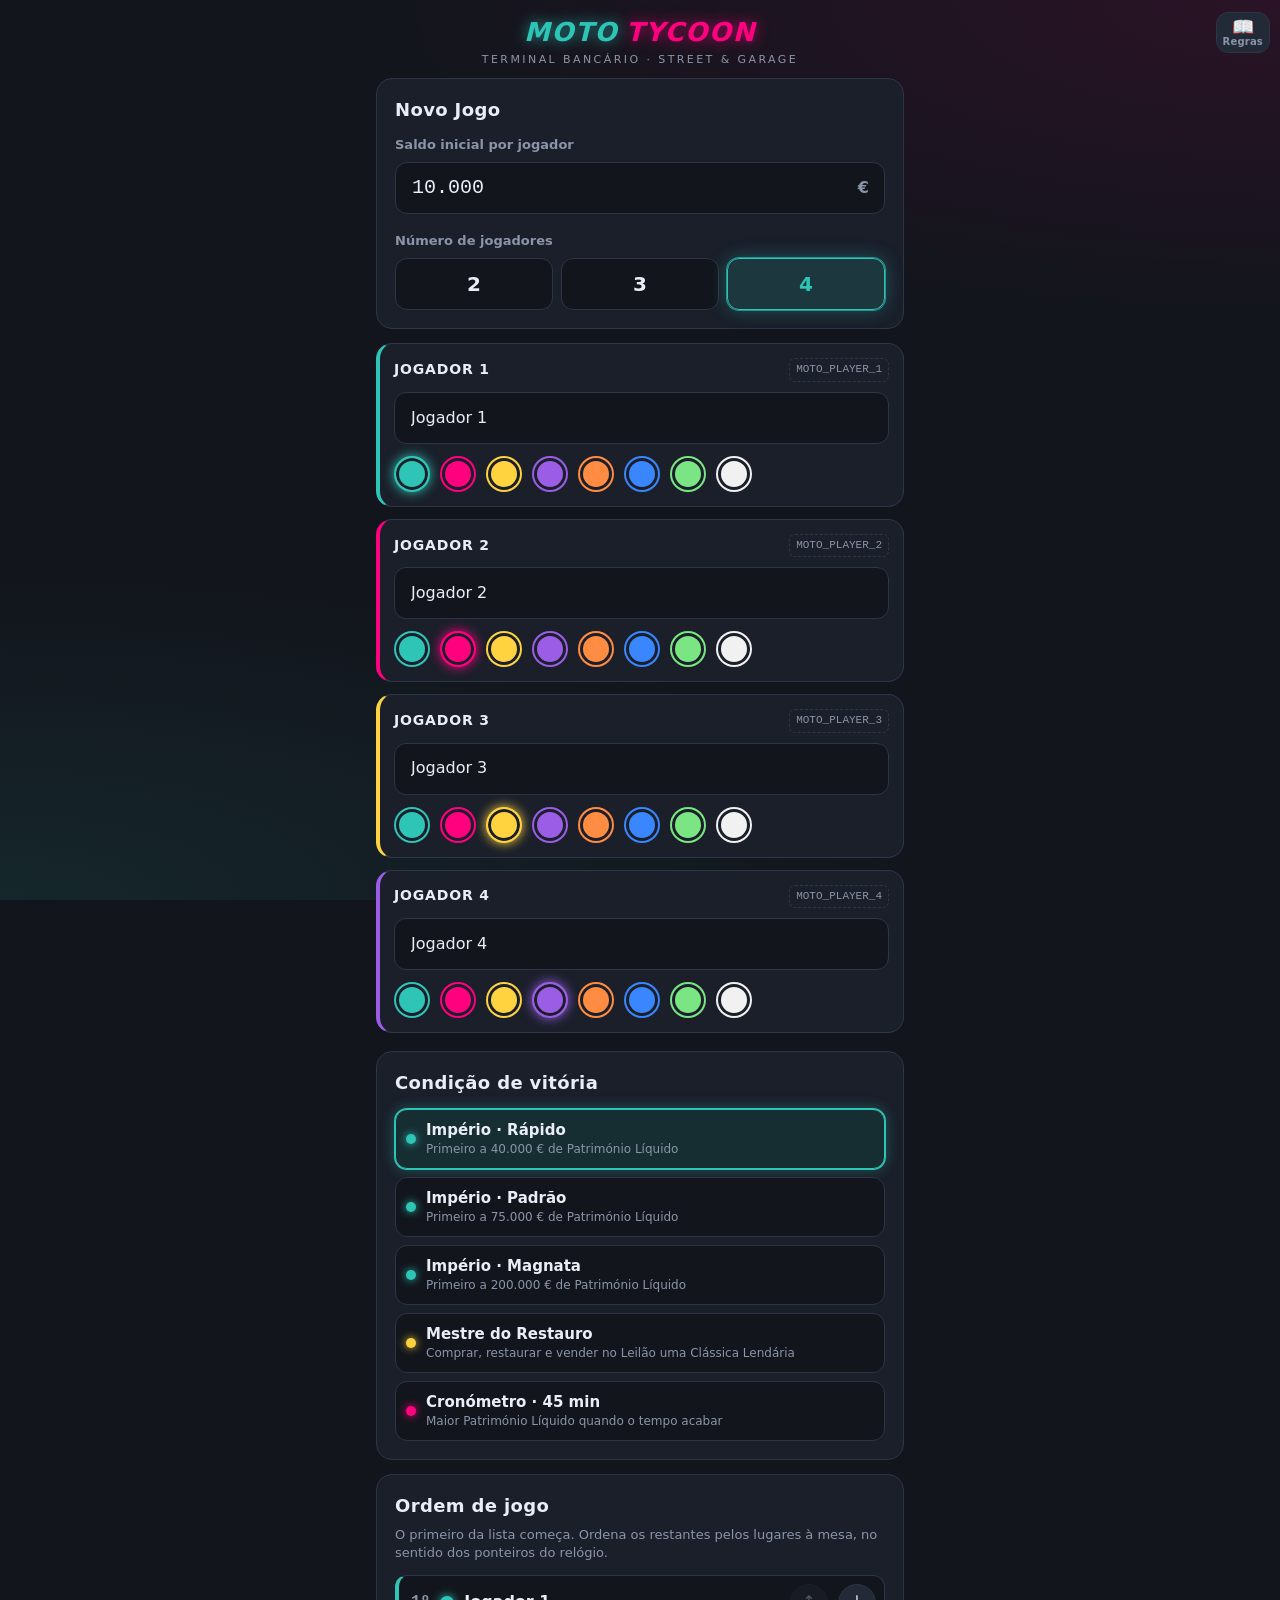
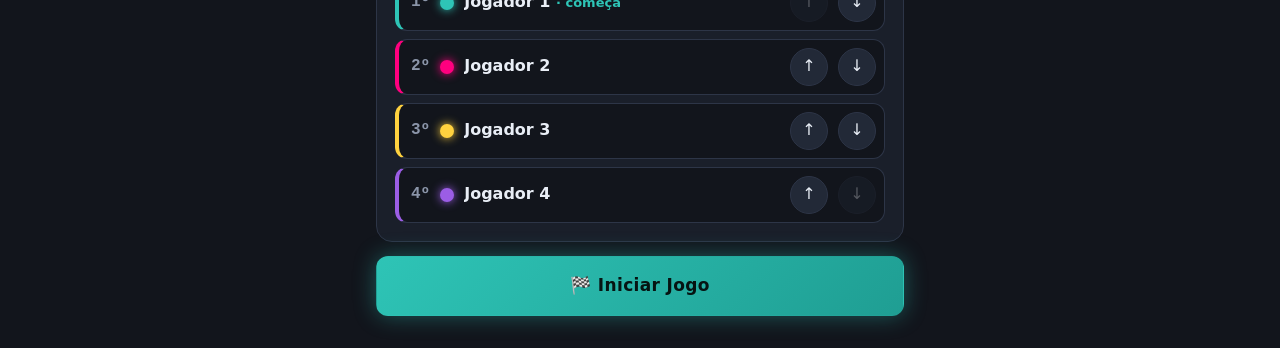
<file: index.html>
<!doctype html>
<html lang="pt-PT">
<head>
  <meta charset="utf-8">
  <meta name="viewport" content="width=device-width, initial-scale=1, viewport-fit=cover">
  <meta name="theme-color" content="#12151c">
  <meta name="apple-mobile-web-app-capable" content="yes">
  <meta name="apple-mobile-web-app-status-bar-style" content="black-translucent">
  <title>MOTO TYCOON · Banqueiro</title>
  <link rel="manifest" href="manifest.webmanifest">
  <link rel="icon" href="icon.svg" type="image/svg+xml">
  <link rel="stylesheet" href="style.css">
  <script src="vendor/html5-qrcode.min.js" defer></script>
  <script src="data/motas.js" defer></script>
  <script src="app.js" defer></script>
</head>
<body>
  <header class="topbar">
    <button id="newGameBtn" type="button" class="topbar-btn topbar-left" aria-label="Começar jogo novo">🆕<span>Novo jogo</span></button>
    <button type="button" class="topbar-btn topbar-right" data-rules aria-label="Abrir o manual de regras">📖<span>Regras</span></button>
    <div class="brand">
      <span class="brand-title"><span class="brand-moto">MOTO</span><span class="brand-tycoon">TYCOON</span></span>
      <span class="brand-sub">Terminal Bancário · Street &amp; Garage</span>
    </div>
  </header>

  <!-- ============ CONFIGURAÇÃO DO JOGO ============ -->
  <main id="setupView" class="view" hidden>
    <section class="card">
      <h2 class="card-title">Novo Jogo</h2>
      <label class="field">
        <span class="field-label">Saldo inicial por jogador</span>
        <span class="input-money">
          <input id="setupBalance" type="text" inputmode="numeric" autocomplete="off" value="10.000">
          <span class="input-suffix">€</span>
        </span>
      </label>
      <div class="field">
        <span class="field-label">Número de jogadores</span>
        <div id="setupCount" class="segmented" role="radiogroup">
          <button type="button" data-count="2">2</button>
          <button type="button" data-count="3">3</button>
          <button type="button" data-count="4">4</button>
        </div>
      </div>
    </section>

    <div id="setupPlayers" class="setup-players"></div>

    <section class="card">
      <h2 class="card-title">Condição de vitória</h2>
      <div id="setupVictory" class="choice-grid"></div>
    </section>

    <section class="card">
      <h2 class="card-title">Ordem de jogo</h2>
      <p class="hint">O primeiro da lista começa. Ordena os restantes pelos lugares à mesa, no sentido dos ponteiros do relógio.</p>
      <ol id="setupOrder" class="order-list"></ol>
    </section>

    <button id="startGameBtn" type="button" class="btn btn-primary btn-xl">🏁 Iniciar Jogo</button>
  </main>

  <!-- ============ JOGO ============ -->
  <main id="gameView" class="view" hidden>
    <nav class="tabs" role="tablist">
      <button type="button" class="tab" role="tab" data-tab="bank" aria-selected="true"><span class="tab-ico" aria-hidden="true">🏦</span>Banco</button>
      <button type="button" class="tab" role="tab" data-tab="apps" aria-selected="false"><span class="tab-ico" aria-hidden="true">📱</span>Apps</button>
      <button type="button" class="tab" role="tab" data-tab="auction" aria-selected="false"><span class="tab-ico" aria-hidden="true">🔨</span>Leilão</button>
      <button type="button" class="tab" role="tab" data-tab="rules" aria-selected="false"><span class="tab-ico" aria-hidden="true">📖</span>Regras</button>
      <button type="button" class="tab" role="tab" data-tab="history" aria-selected="false"><span class="tab-ico" aria-hidden="true">📜</span>Histórico</button>
    </nav>

    <!-- Banco -->
    <section id="tab-bank" class="tab-panel" role="tabpanel">
      <div id="turnCard" class="turn-card">
        <div class="turn-meta">
          <span id="turnRound" class="turn-round"></span>
          <span id="victoryChip" class="victory-chip"></span>
        </div>
        <div id="timerBox" class="timer-box" hidden>
          <span class="timer-label">⏱️ Tempo restante</span>
          <strong id="timerValue" class="timer-value">45:00</strong>
          <button id="timerToggle" type="button" class="btn btn-ghost btn-sm">⏸ Pausar</button>
        </div>
        <button id="turnPlayer" type="button" class="turn-player">
          <span class="turn-label">Vez de</span>
          <span class="turn-name"><span class="pawn pawn-lg"></span><span id="turnName"></span></span>
          <span id="turnStatus" class="status-badges"></span>
          <span id="turnNext" class="turn-next"></span>
        </button>
        <ul id="turnAlerts" class="turn-alerts"></ul>
        <div class="turn-tools">
          <button type="button" class="btn btn-sm" data-turn-tool="partida">🏁 Partida</button>
          <button type="button" class="btn btn-sm" data-turn-tool="race">🏎️ Corrida</button>
          <button type="button" class="btn btn-sm" data-turn-tool="stop">🚔 Op. Stop</button>
        </div>
        <div class="turn-actions">
          <button id="turnBack" type="button" class="btn btn-ghost" aria-label="Voltar ao jogador anterior">↶</button>
          <button id="turnNextBtn" type="button" class="btn btn-primary">Próximo jogador ▶</button>
        </div>
      </div>

      <button id="scanBtn" type="button" class="btn btn-scan">
        <span class="scan-icon" aria-hidden="true"></span>
        LER CARTÃO
      </button>

      <div id="playerGrid" class="player-grid"></div>

      <button id="bankTransferBtn" type="button" class="btn btn-xl btn-transfer">⇄ Transferência entre jogadores</button>

      <div class="section-head">
        <h3 class="section-title">Últimas transações</h3>
        <button type="button" class="link-btn" data-goto="history">Ver tudo →</button>
      </div>
      <ul id="recentLog" class="log"></ul>
    </section>

    <!-- Apps -->
    <section id="tab-apps" class="tab-panel" role="tabpanel" hidden>
      <p class="hint hint-top">Cada casa de App tem uma vaga única. Os contratos descontam 1 volta sempre que o dono passa na Partida.</p>
      <div id="appSlots" class="app-slots"></div>
    </section>

    <!-- Leilão -->
    <section id="tab-auction" class="tab-panel" role="tabpanel" hidden>
      <div id="aucCtx" class="auc-ctx" hidden></div>
      <form id="auctionForm" class="card" autocomplete="off" onsubmit="return false">
        <h2 class="card-title">Venda no Leilão</h2>

        <div class="field">
          <span class="field-label">1 · Mota à venda</span>
          <button id="aucPickMoto" type="button" class="moto-pick"></button>
          <label class="field-sub">
            <span>ou escreve o Valor de Venda da carta</span>
            <span class="input-money">
              <input id="aucBase" type="text" inputmode="numeric" placeholder="ex: 11.500">
              <span class="input-suffix">€</span>
            </span>
          </label>
        </div>

        <fieldset class="field">
          <legend class="field-label">2 · Avaria 1</legend>
          <div id="aucDmg1" class="choice-grid cols-2"></div>
        </fieldset>

        <fieldset class="field">
          <legend class="field-label">3 · Avaria 2</legend>
          <div id="aucDmg2" class="choice-grid cols-2"></div>
        </fieldset>

        <fieldset class="field">
          <legend class="field-label">4 · Resultado dos 5 dados (sem relançamentos)</legend>
          <div id="aucMarket" class="choice-grid"></div>
        </fieldset>

        <div class="breakdown">
          <div><span>Valor de Venda</span><strong id="bdBase">0 €</strong></div>
          <div><span>Avarias</span><strong id="bdDamage">0%</strong></div>
          <div><span>Valor ajustado</span><strong id="bdAdjusted">0 €</strong></div>
          <div><span>Resultado dos dados</span><strong id="bdFactor">× 1,00</strong></div>
        </div>
        <button id="aucClear" type="button" class="link-btn">Limpar calculadora</button>
      </form>

      <div class="result-card">
        <span class="result-label">Valor base do leilão</span>
        <output id="aucFinal" class="result-value">0 €</output>
        <p class="result-hint">Os outros jogadores podem licitar a partir deste valor. Se ninguém licitar, o Banco compra por este valor.</p>
        <div class="btn-row">
          <button id="aucBankBtn" type="button" class="btn btn-primary" disabled>🏦 Vendida ao Banco</button>
          <button id="aucPlayerBtn" type="button" class="btn btn-plus" disabled>🤝 Vendida a jogador</button>
        </div>
      </div>
    </section>

    <!-- Regras -->
    <section id="tab-rules" class="tab-panel" role="tabpanel" hidden>
      <button type="button" class="btn btn-primary btn-xl" data-rules>📖 Abrir o Manual de Regras completo</button>

      <h3 class="section-title ref-title">Partida (por volta)</h3>
      <div class="card ref-card">
        <p><strong>2.000 €</strong> + <strong>10%</strong> do rendimento nas Apps de cada mota (com desconto das avarias) + <strong>rendimento das motas nas Apps</strong> + bónus das Clássicas.</p>
        <p class="ref-small">Bónus das Clássicas: Normal +100 € · Rara +250 € · Épica +500 € · Lendária +1.000 €. As Clássicas rendem +20% nas Apps.</p>
      </div>

      <h3 class="section-title ref-title">Compras e cartas de evento</h3>
      <div class="card ref-card">
        <p><strong>Sucata e Feira:</strong> a mota comprada leva <strong>1 avaria</strong>, tirada só depois da compra (máximo de 2 avarias por mota mantém-se).</p>
        <p><strong>Sorte / Azar e duplos:</strong> tira <strong>só 1 carta</strong> e resolve-a (não pode escolher nem recusar).</p>
      </div>

      <h3 class="section-title ref-title">Reparação na Oficina</h3>
      <div class="table-scroll">
        <table class="ref-table">
          <thead><tr><th>Raridade</th><th class="t-orange">Estética</th><th class="t-yellow">Moderada</th><th class="t-red">Crítica</th></tr></thead>
          <tbody>
            <tr><th>Normal</th><td>150 €</td><td>400 €</td><td>1.000 €</td></tr>
            <tr><th>Rara</th><td>400 €</td><td>1.000 €</td><td>2.500 €</td></tr>
            <tr><th>Épica</th><td>1.000 €</td><td>2.500 €</td><td>6.000 €</td></tr>
            <tr><th>Lendária</th><td>3.000 €</td><td>8.000 €</td><td>20.000 €</td></tr>
          </tbody>
        </table>
      </div>
      <p class="ref-small">Efeito no valor: Estética −10% · Moderada −25% · Crítica −50% (somam-se). Rendimento nas Apps: Moderada −50% · Crítica = mota parada.</p>

      <h3 class="section-title ref-title">Multas da Operação Stop (por avaria)</h3>
      <div class="table-scroll">
        <table class="ref-table">
          <thead><tr><th>Raridade</th><th class="t-orange">Estética</th><th class="t-yellow">Moderada</th><th class="t-red">Crítica</th></tr></thead>
          <tbody>
            <tr><th>Normal</th><td>75 €</td><td>200 €</td><td>500 €</td></tr>
            <tr><th>Rara</th><td>200 €</td><td>500 €</td><td>1.250 €</td></tr>
            <tr><th>Épica</th><td>500 €</td><td>1.250 €</td><td>3.000 €</td></tr>
            <tr><th>Lendária</th><td>1.500 €</td><td>4.000 €</td><td>10.000 €</td></tr>
          </tbody>
        </table>
      </div>
      <p class="ref-small">Todas as motas (garagem e Apps). Cada Clássica ignora 1 avaria. Carta apreendida: multas a dobrar. Habeas Corpus cancela a multa toda.</p>

      <h3 class="section-title ref-title">Corrida Ilegal</h3>
      <div class="table-scroll">
        <table class="ref-table">
          <thead><tr><th>Mota</th><th>Dados</th><th>Relanç.</th><th>Máx. vs Banco</th></tr></thead>
          <tbody>
            <tr><th>Normal</th><td>5</td><td>0</td><td>1.000 €</td></tr>
            <tr><th>Rara</th><td>5</td><td>1</td><td>3.000 €</td></tr>
            <tr><th>Épica</th><td>6</td><td>1</td><td>8.000 €</td></tr>
            <tr><th>Lendária</th><td>6</td><td>2</td><td>20.000 €</td></tr>
          </tbody>
        </table>
      </div>
      <div class="card ref-card">
        <p><strong>Mãos:</strong> Carta Alta &lt; Par &lt; Dois Pares &lt; Trio &lt; Full House &lt; Sequência &lt; Quadra &lt; Poker.</p>
        <p><strong>Empate:</strong> maior soma dos 5 dados; se igual, aposta anulada.</p>
        <p><strong>Prémio:</strong> até Dois Pares → a aposta · Trio/Full → aposta + 1.000 € do Banco · Sequência/Quadra/Poker → o dobro (o Banco paga a outra metade).</p>
        <p><strong>Contra o Banco:</strong> o Banco joga com os mesmos dados da mota do jogador. Contra jogadores: aposta igual, nunca acima do saldo de nenhum.</p>
        <p><strong>Dado da Polícia</strong> (cada jogador, no fim): 1 → interceção · 2 → 1 avaria · 3–6 → nada. Disputa de vaga: só quem desafia.</p>
      </div>

      <h3 class="section-title ref-title">Polícia</h3>
      <div class="card ref-card">
        <p><strong>Entregar-se:</strong> motas das Apps voltam à garagem, 1 turno sem jogar, carta apreendida 2 turnos.</p>
        <p><strong>Fugir:</strong> 4–6 escapa (+1 avaria Estética) · 1–3 igual a entregar-se e a mota fica apreendida (resgate 20%).</p>
        <p><strong>Reincidência</strong> (sem carta): 2 turnos sem jogar, carta 4 turnos, resgate 40%, multas Stop a dobrar.</p>
      </div>

      <h3 class="section-title ref-title">Disputa de vaga nas Apps</h3>
      <div class="card ref-card">
        <p>Pagar ao dono <strong>10% do rendimento</strong> da mota na vaga, ou correr (só com mota sem Crítica na garagem). Quem desafia e perde paga os 10%. Quem desafia e ganha expulsa o dono.</p>
      </div>

      <h3 class="section-title ref-title">Falência</h3>
      <div class="card ref-card">
        <p>Vender ao Banco por <strong>50% do Preço de Aquisição</strong> (com desconto das avarias), ou Leilão de Falência com valor base = o <strong>maior</strong> entre a dívida e esse preço.</p>
      </div>
    </section>

    <!-- Histórico -->
    <section id="tab-history" class="tab-panel" role="tabpanel" hidden>
      <div class="section-head">
        <h3 class="section-title">Histórico de transações</h3>
        <button id="undoBtn" type="button" class="btn btn-ghost btn-sm">↶ Anular última</button>
      </div>
      <p class="hint">"Anular" repõe saldos. Para corrigir a garagem (motas, avarias, Apps), usa a ficha da mota.</p>
      <ul id="fullLog" class="log"></ul>

      <button id="resetBtn" type="button" class="btn btn-danger btn-xl">🆕 Começar jogo novo</button>
    </section>
  </main>

  <!-- ============ FICHA DO JOGADOR ============ -->
  <dialog id="playerModal" class="sheet">
    <div class="sheet-head">
      <span id="pmPawn" class="pawn pawn-lg"></span>
      <div class="sheet-head-text">
        <h2 id="pmName"></h2>
        <small id="pmCode"></small>
      </div>
      <button type="button" class="icon-btn" data-close aria-label="Fechar">✕</button>
    </div>

    <div id="pmStatus" class="pm-status"></div>
    <button id="pmHabeas" type="button" class="btn btn-ghost btn-xl" hidden>📜 Sair da Polícia com Habeas Corpus</button>

    <div class="sub-tabs" role="tablist">
      <button type="button" class="sub-tab" data-pm-tab="money" aria-selected="true">💰 Saldo</button>
      <button type="button" class="sub-tab" data-pm-tab="garage" aria-selected="false">🏍️ Garagem <span id="pmGarageCount"></span></button>
    </div>

    <div id="pmPanelMoney">
      <div class="balance-box">
        <span class="balance-label">Saldo atual</span>
        <strong id="pmBalance" class="balance-value">0 €</strong>
        <span id="pmPatrimony" class="balance-sub"></span>
        <span id="pmDelta" class="balance-delta"></span>
      </div>

      <div class="tool-row">
        <button type="button" class="btn" data-pm-tool="partida">🏁 Partida</button>
        <button type="button" class="btn" data-pm-tool="stop">🚔 Op. Stop</button>
        <button type="button" class="btn" data-pm-tool="race">🏎️ Corrida</button>
      </div>

      <span class="field-label">Cartas de Sorte / Azar</span>
      <div id="pmQuick" class="quick-actions"></div>

      <div class="custom-amount">
        <span class="field-label">Valor personalizado</span>
        <span class="input-money input-lg">
          <input id="pmAmount" type="text" inputmode="numeric" placeholder="0">
          <span class="input-suffix">€</span>
        </span>
        <div id="pmChips" class="chips chips-fill"></div>
        <input id="pmReason" class="input-plain" type="text" placeholder="Motivo (opcional) — ex: Compra de mota" maxlength="60">
        <div class="btn-row">
          <button id="pmSub" type="button" class="btn btn-minus btn-xl">− Subtrair</button>
          <button id="pmAdd" type="button" class="btn btn-plus btn-xl">+ Adicionar</button>
        </div>
        <button id="pmTransfer" type="button" class="btn btn-xl btn-transfer">⇄ Transferir para outro jogador</button>
      </div>
    </div>

    <div id="pmPanelGarage" hidden>
      <div class="garage-summary">
        <div><span>Motas</span><strong id="gsCount">0</strong></div>
        <div><span>Valor das motas</span><strong id="gsValue">0 €</strong></div>
        <div><span>Património</span><strong id="gsPatrimony">0 €</strong></div>
      </div>
      <button id="pmAddMoto" type="button" class="btn btn-primary btn-xl">＋ Adicionar mota</button>
      <ul id="pmGarage" class="moto-list garage-list"></ul>
      <button id="pmEliminate" type="button" class="btn btn-danger btn-xl" hidden>☠️ Eliminar jogador (falência)</button>
    </div>
  </dialog>

  <!-- ============ FICHA DA MOTA ============ -->
  <dialog id="motoSheet" class="sheet">
    <div class="sheet-head">
      <div class="sheet-head-text">
        <h2 id="msName"></h2>
        <small id="msOwner"></small>
      </div>
      <button type="button" class="icon-btn" data-close aria-label="Fechar">✕</button>
    </div>
    <div id="msBody"></div>
  </dialog>

  <!-- ============ PARTIDA ============ -->
  <dialog id="partidaSheet" class="sheet">
    <div class="sheet-head">
      <div class="sheet-head-text">
        <h2>🏁 Passou na Partida</h2>
        <small id="ptPlayer"></small>
      </div>
      <button type="button" class="icon-btn" data-close aria-label="Fechar">✕</button>
    </div>
    <div id="ptBody"></div>
  </dialog>

  <!-- ============ OPERAÇÃO STOP ============ -->
  <dialog id="stopSheet" class="sheet">
    <div class="sheet-head">
      <div class="sheet-head-text">
        <h2>🚔 Operação Stop</h2>
        <small id="stPlayer"></small>
      </div>
      <button type="button" class="icon-btn" data-close aria-label="Fechar">✕</button>
    </div>
    <div id="stBody"></div>
  </dialog>

  <!-- ============ CORRIDA ============ -->
  <dialog id="raceSheet" class="sheet">
    <div class="sheet-head">
      <div class="sheet-head-text">
        <h2 id="rcTitle">🏎️ Corrida Ilegal</h2>
        <small id="rcSubtitle"></small>
      </div>
      <button type="button" class="icon-btn" data-close aria-label="Fechar">✕</button>
    </div>
    <div id="rcBody"></div>
  </dialog>

  <!-- ============ ALOCAR NUMA APP ============ -->
  <dialog id="allocSheet" class="sheet">
    <div class="sheet-head">
      <div class="sheet-head-text">
        <h2>📱 Alocar mota numa App</h2>
        <small>Escolhe a vaga, a mota e o resultado do dado do contrato</small>
      </div>
      <button type="button" class="icon-btn" data-close aria-label="Fechar">✕</button>
    </div>
    <div id="alBody"></div>
  </dialog>

  <!-- ============ TRANSFERÊNCIA ============ -->
  <dialog id="transferModal" class="sheet">
    <div class="sheet-head">
      <div class="sheet-head-text">
        <h2>⇄ Transferência</h2>
        <small id="trSubtitle">Dinheiro de um jogador para outro</small>
      </div>
      <button type="button" class="icon-btn" data-close aria-label="Fechar">✕</button>
    </div>

    <div class="field">
      <span class="field-label">Quem paga</span>
      <div id="trFrom" class="chips chips-fill"></div>
    </div>
    <div class="field">
      <span class="field-label">Quem recebe</span>
      <div id="trTo" class="chips chips-fill"></div>
    </div>

    <div class="custom-amount">
      <span class="field-label">Valor</span>
      <span class="input-money input-lg">
        <input id="trAmount" type="text" inputmode="numeric" placeholder="0">
        <span class="input-suffix">€</span>
      </span>
      <div id="trChips" class="chips chips-fill"></div>
      <div id="trReasons" class="chips"></div>
      <input id="trReason" class="input-plain" type="text" placeholder="Motivo (opcional)" maxlength="60">
      <p id="trSummary" class="tr-summary"></p>
      <button id="trConfirm" type="button" class="btn btn-primary btn-xl">Confirmar transferência</button>
    </div>
  </dialog>

  <!-- ============ ESCOLHER MOTA ============ -->
  <dialog id="motoModal" class="sheet sheet-tall">
    <div class="sheet-head">
      <div class="sheet-head-text">
        <h2>Escolher mota</h2>
        <small>Escreve o número da carta ou parte do nome</small>
      </div>
      <button type="button" class="icon-btn" data-close aria-label="Fechar">✕</button>
      <input id="motoSearch" class="input-plain moto-search" type="search" placeholder="ex: 40 ou bimota" autocomplete="off" enterkeyhint="search">
    </div>
  <ul id="motoList" class="moto-list"></ul>
  </dialog>

  <!-- ============ SCANNER ============ -->
  <dialog id="scanModal" class="sheet">
    <div class="sheet-head">
      <div class="sheet-head-text">
        <h2 id="scanTitle">Ler Cartão</h2>
        <small id="scanSubtitle">Aponta a câmara para o QR Code do cartão</small>
      </div>
      <button type="button" class="icon-btn" data-close aria-label="Fechar">✕</button>
    </div>
    <div class="reader-wrap">
      <div id="reader"></div>
    </div>
    <p id="scanMsg" class="scan-msg"></p>
    <div class="manual-pick">
      <span class="field-label">Sem câmara? Escolhe o jogador manualmente:</span>
      <div id="scanManual" class="chips chips-fill"></div>
    </div>
  </dialog>

  <!-- ============ ESCOLHA ============ -->
  <dialog id="choiceModal" class="sheet sheet-small">
    <h2 id="choiceTitle" class="confirm-title"></h2>
    <p id="choiceMsg" class="confirm-msg"></p>
    <div id="choiceList" class="choice-list"></div>
    <button type="button" class="btn btn-ghost btn-xl" data-close>Cancelar</button>
  </dialog>

  <!-- ============ CONFIRMAÇÃO ============ -->
  <dialog id="confirmModal" class="sheet sheet-small">
    <form method="dialog">
      <h2 id="confirmTitle" class="confirm-title"></h2>
      <p id="confirmMsg" class="confirm-msg"></p>
      <div class="btn-row">
        <button value="cancel" class="btn btn-ghost btn-xl">Cancelar</button>
        <button id="confirmOk" value="ok" class="btn btn-danger btn-xl">Confirmar</button>
      </div>
    </form>
  </dialog>

  <!-- ============ FIM DE CONTRATO NAS APPS ============ -->
  <dialog id="contractModal" class="sheet sheet-small contract-modal">
    <h2 id="contractTitle" class="confirm-title"></h2>
    <ul id="contractList" class="contract-list"></ul>
    <p id="contractNote" class="confirm-msg"></p>
    <button type="button" class="btn btn-primary btn-xl" data-close>✔ Feito, carta tirada do tabuleiro</button>
  </dialog>

  <!-- ============ MANUAL DE REGRAS (abre por cima de tudo) ============ -->
  <dialog id="rulesModal" class="rules-modal">
    <div class="rules-head">
      <h2>📖 Manual de Regras</h2>
      <a class="link-btn" href="regras.html" target="_blank" rel="noopener">Abrir à parte ↗</a>
      <button type="button" class="icon-btn" data-close aria-label="Fechar o manual">✕</button>
    </div>
    <iframe id="rulesFrame" title="Manual de Regras"></iframe>
  </dialog>

  <div id="toast" class="toast" role="status" aria-live="polite"></div>
</body>
</html>
</file>
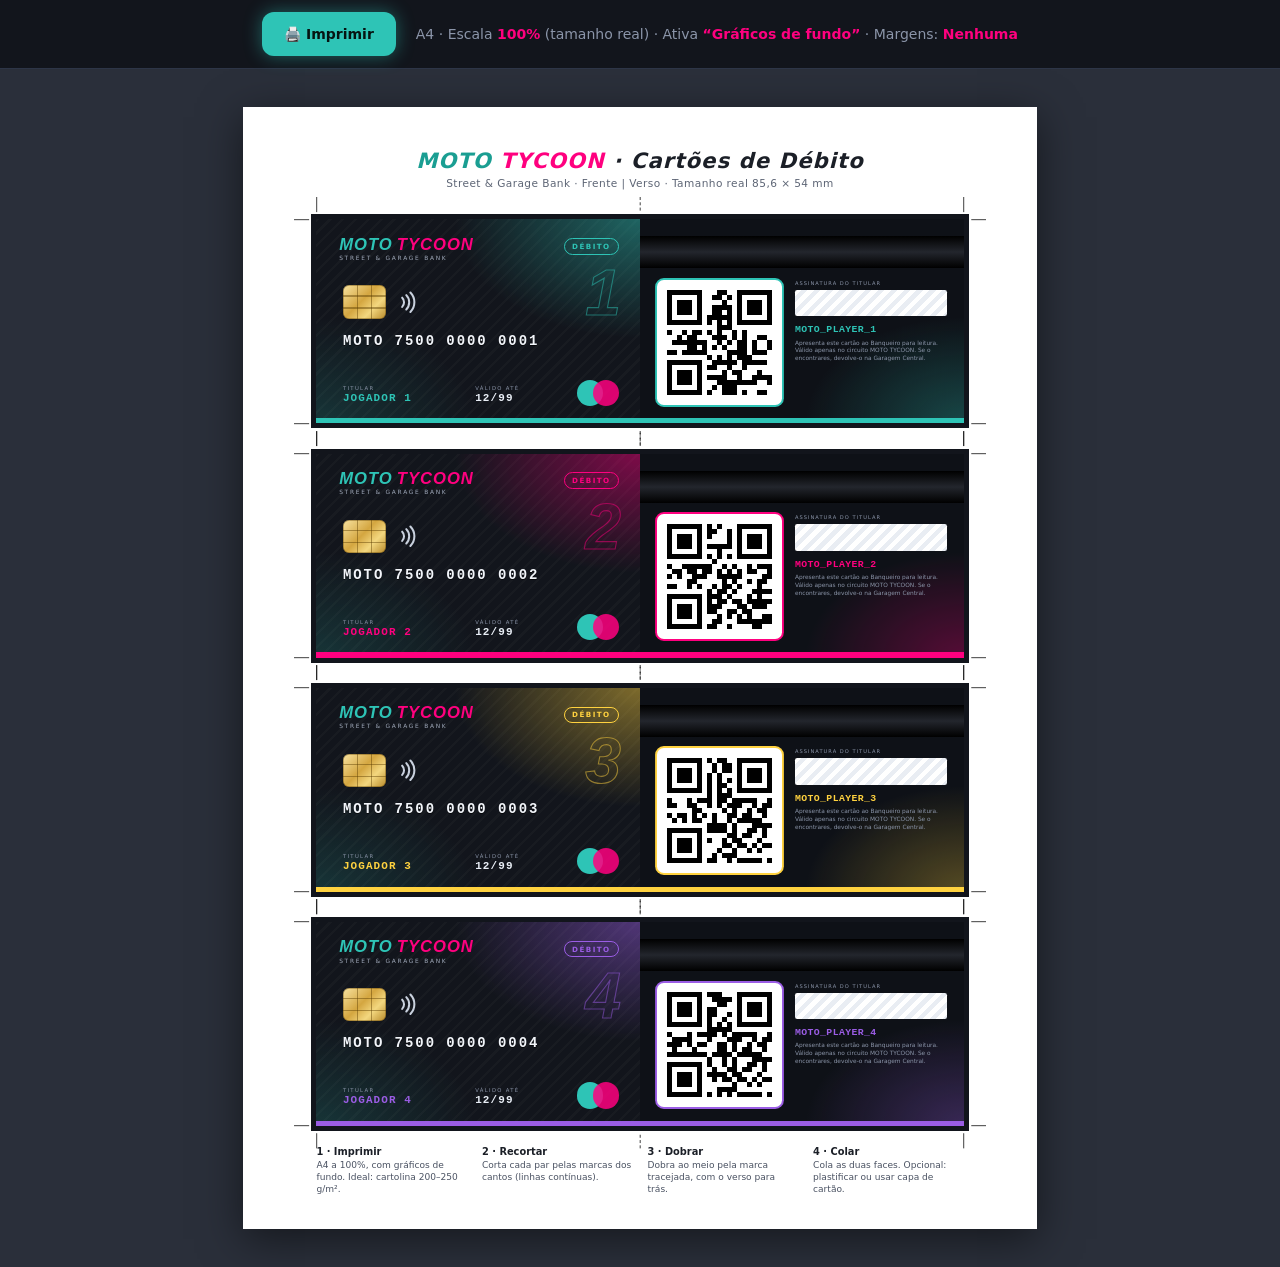
<file: cartoes-jogadores.html>
<!doctype html>
<html lang="pt-PT">
<head>
  <meta charset="utf-8">
  <meta name="viewport" content="width=device-width, initial-scale=1">
  <title>MOTO TYCOON · Cartões dos Jogadores</title>
  <link rel="icon" href="icon.svg" type="image/svg+xml">
  <style>
    /* =========================================================
       MOTO TYCOON · Cartões de débito dos jogadores (A4)
       Imprimir a 100% com "Gráficos de fundo" ativo.
       Cada linha = frente | verso → recortar, dobrar ao meio e colar.
       ========================================================= */
    @page { size: A4 portrait; margin: 0; }

    :root {
      --bg: #12151c;
      --cyan: #2ec4b6;
      --magenta: #ff007f;
      --card-w: 85.6mm;
      --card-h: 53.98mm;
      --bleed: 1.5mm;
    }

    * { box-sizing: border-box; }
    html { -webkit-print-color-adjust: exact; print-color-adjust: exact; }
    body {
      margin: 0;
      background: #2a2f3a;
      font-family: system-ui, -apple-system, "Segoe UI", Roboto, Arial, sans-serif;
    }

    /* ---------- Barra (só no ecrã) ---------- */
    .toolbar {
      position: sticky;
      top: 0;
      z-index: 2;
      display: flex;
      flex-wrap: wrap;
      align-items: center;
      justify-content: center;
      gap: 12px 20px;
      padding: 12px 16px;
      background: var(--bg);
      color: #e9eef6;
      border-bottom: 1px solid #2d3547;
      font-size: 14px;
    }
    .toolbar button {
      min-height: 44px;
      padding: 0 22px;
      border: 0;
      border-radius: 12px;
      background: var(--cyan);
      color: #061412;
      font: inherit;
      font-weight: 800;
      cursor: pointer;
      box-shadow: 0 0 18px rgba(46, 196, 182, .45);
    }
    .toolbar span { color: #8b95a9; }
    .toolbar b { color: var(--magenta); }

    /* ---------- Folha A4 ---------- */
    .sheet {
      width: 210mm;
      height: 297mm;
      margin: 10mm auto;
      padding: 11mm 0 0;
      display: flex;
      flex-direction: column;
      align-items: center;
      background: #fff;
      color: #1b1f27;
      box-shadow: 0 10px 40px rgba(0, 0, 0, .5);
      overflow: hidden;
    }
    .sheet-head { text-align: center; margin-bottom: 8mm; }
    .sheet-head h1 {
      margin: 0;
      font-size: 5.6mm;
      font-style: italic;
      font-weight: 900;
      letter-spacing: .05em;
    }
    .sheet-head h1 .t { color: var(--magenta); }
    .sheet-head h1 .m { color: #1a9e92; }
    .sheet-head p { margin: 1mm 0 0; font-size: 2.8mm; color: #5d6575; letter-spacing: .04em; }

    .rows { display: grid; gap: 8mm; }

    /* ---------- Par frente | verso ---------- */
    .pair {
      position: relative;
      display: flex;
      width: calc(var(--card-w) * 2);
      height: var(--card-h);
      outline: var(--bleed) solid var(--bg); /* margem de corte: evita fios brancos */
    }
    .marks {
      position: absolute;
      left: -6mm;
      top: -6mm;
      width: calc(var(--card-w) * 2 + 12mm);
      height: calc(var(--card-h) + 12mm);
      fill: none;
      stroke: #000;
      stroke-width: .2;
      pointer-events: none;
    }
    .marks .fold { stroke-dasharray: .8 .6; }

    .card {
      position: relative;
      width: var(--card-w);
      height: var(--card-h);
      overflow: hidden;
      color: #e9eef6;
    }

    /* ---------- Frente ---------- */
    .front {
      background:
        radial-gradient(70mm 45mm at 100% 0%, color-mix(in srgb, var(--pc) 45%, transparent), transparent 70%),
        radial-gradient(60mm 40mm at 0% 100%, rgba(46, 196, 182, .18), transparent 70%),
        repeating-linear-gradient(135deg, rgba(255, 255, 255, .025) 0 .6mm, transparent .6mm 2.4mm),
        var(--bg);
    }
    .front::after { /* faixa com a cor do peão */
      content: "";
      position: absolute;
      left: 0;
      right: 0;
      bottom: 0;
      height: 1.4mm;
      background: var(--pc);
    }
    .brand { position: absolute; left: 6mm; top: 4.6mm; display: grid; gap: .4mm; }
    .brand-title {
      font-family: "Arial Black", "Segoe UI Black", Impact, sans-serif;
      font-size: 4.4mm;
      font-style: italic;
      font-weight: 900;
      letter-spacing: .06em;
      line-height: 1;
    }
    .b-moto { color: var(--cyan); }
    .b-tycoon { color: var(--magenta); margin-left: .25em; }
    .brand-sub { font-size: 1.55mm; letter-spacing: .3em; text-transform: uppercase; color: #a3acbd; }

    .badge {
      position: absolute;
      right: 5.5mm;
      top: 5mm;
      padding: .7mm 2mm;
      border: .25mm solid var(--pc);
      border-radius: 5mm;
      color: var(--pc);
      font-size: 1.9mm;
      font-weight: 800;
      letter-spacing: .2em;
      text-transform: uppercase;
    }

    .chip {
      position: absolute;
      left: 7mm;
      top: 17.5mm;
      width: 11.5mm;
      height: 8.8mm;
      border-radius: 1.6mm;
      background:
        linear-gradient(90deg, transparent 32%, rgba(90, 60, 0, .45) 32% 35%, transparent 35% 65%, rgba(90, 60, 0, .45) 65% 68%, transparent 68%),
        linear-gradient(0deg, transparent 30%, rgba(90, 60, 0, .45) 30% 34%, transparent 34% 66%, rgba(90, 60, 0, .45) 66% 70%, transparent 70%),
        linear-gradient(135deg, #f8e3a1, #d4a640 45%, #f3d77f 70%, #b88a2a);
      box-shadow: inset 0 0 0 .2mm rgba(90, 60, 0, .5);
    }
    .contactless {
      position: absolute;
      left: 20.5mm;
      top: 18.6mm;
      width: 6.5mm;
      height: 6.5mm;
      fill: none;
      stroke: #c9d1de;
      stroke-width: 2;
      stroke-linecap: round;
    }

    .number {
      position: absolute;
      left: 7mm;
      top: 30mm;
      font-family: "OCR A Std", "OCR A Extended", "Consolas", "Courier New", monospace;
      font-size: 3.7mm;
      font-weight: 700;
      letter-spacing: .14em;
      color: #f2f5fa;
      text-shadow: 0 .2mm 0 rgba(0, 0, 0, .6);
    }

    .holder, .valid { position: absolute; bottom: 5.2mm; display: grid; gap: .3mm; }
    .holder { left: 7mm; }
    .valid { left: 42mm; }
    .holder small, .valid small {
      font-size: 1.4mm;
      letter-spacing: .25em;
      text-transform: uppercase;
      color: #8b95a9;
    }
    .holder strong, .valid strong {
      font-family: "Consolas", "Courier New", monospace;
      font-size: 2.9mm;
      letter-spacing: .1em;
      text-transform: uppercase;
    }
    .holder strong { color: var(--pc); }

    .network { position: absolute; right: 5.5mm; bottom: 4.6mm; display: flex; }
    .network span { width: 7mm; height: 7mm; border-radius: 50%; }
    .network span:first-child { background: var(--cyan); }
    .network span:last-child { background: var(--magenta); margin-left: -2.8mm; opacity: .85; }

    .big-num {
      position: absolute;
      right: 5mm;
      top: 11mm;
      font-family: "Arial Black", Impact, sans-serif;
      font-size: 17mm;
      font-style: italic;
      font-weight: 900;
      line-height: 1;
      color: transparent;
      -webkit-text-stroke: .3mm color-mix(in srgb, var(--pc) 70%, transparent);
      opacity: .7;
    }

    /* ---------- Verso ---------- */
    .back {
      background:
        radial-gradient(60mm 40mm at 100% 100%, color-mix(in srgb, var(--pc) 30%, transparent), transparent 70%),
        #0e1117;
    }
    .back::after {
      content: "";
      position: absolute;
      left: 0;
      right: 0;
      bottom: 0;
      height: 1.4mm;
      background: var(--pc);
    }
    .stripe {
      position: absolute;
      left: 0;
      right: 0;
      top: 4.5mm;
      height: 8.5mm;
      background: linear-gradient(180deg, #000, #23262d 50%, #000);
    }
    .qr-box {
      position: absolute;
      left: 4.5mm;
      top: 16mm;
      width: 33mm;
      height: 33mm;
      padding: 2.6mm; /* zona de silêncio branca à volta do QR */
      background: #fff;
      border-radius: 1.8mm;
      box-shadow: 0 0 0 .5mm var(--pc);
    }
    .qr-box svg { display: block; width: 100%; height: 100%; fill: #000; }

    .back-info {
      position: absolute;
      left: 41mm;
      right: 4.5mm;
      top: 16mm;
      display: grid;
      gap: 1.1mm;
    }
    .back-info small {
      font-size: 1.35mm;
      letter-spacing: .2em;
      text-transform: uppercase;
      color: #8b95a9;
    }
    .signature {
      height: 7mm;
      border-radius: .6mm;
      background: repeating-linear-gradient(135deg, #fff 0 1.2mm, #e9edf3 1.2mm 2.4mm);
    }
    .code {
      margin-top: 1mm;
      font-family: "Consolas", "Courier New", monospace;
      font-size: 2.6mm;
      font-weight: 700;
      letter-spacing: .04em;
      color: var(--pc);
    }
    .fine { margin: 0; font-size: 1.55mm; line-height: 1.35; color: #8b95a9; }

    /* ---------- Instruções ---------- */
    .howto {
      margin-top: auto;
      margin-bottom: 9mm;
      width: calc(var(--card-w) * 2);
      display: grid;
      grid-template-columns: repeat(4, 1fr);
      gap: 4mm;
      font-size: 2.4mm;
      line-height: 1.35;
      color: #4a5262;
    }
    .howto b { display: block; color: #1b1f27; font-size: 2.6mm; }

    @media print {
      body { background: #fff; }
      .toolbar { display: none; }
      .sheet { margin: 0; box-shadow: none; }
    }
  </style>
</head>
<body>
  <div class="toolbar">
    <button type="button" onclick="window.print()">🖨️ Imprimir</button>
    <span>A4 · Escala <b>100%</b> (tamanho real) · Ativa <b>“Gráficos de fundo”</b> · Margens: <b>Nenhuma</b></span>
  </div>

  <main class="sheet">
    <header class="sheet-head">
      <h1><span class="m">MOTO</span> <span class="t">TYCOON</span> · Cartões de Débito</h1>
      <p>Street &amp; Garage Bank · Frente | Verso · Tamanho real 85,6 × 54 mm</p>
    </header>

    <div class="rows">
    <!-- ===== Jogador 1 · MOTO_PLAYER_1 ===== -->
    <div class="pair" style="--pc:#2ec4b6">
      <svg class="marks" viewBox="0 0 183.2 65.98" aria-hidden="true">
        <path d="M0 6h4M6 0v4M183.2 6h-4M177.2 0v4M0 59.98h4M6 65.98v-4M183.2 59.98h-4M177.2 65.98v-4"/>
        <path class="fold" d="M91.6 0v4.2M91.6 65.98v-4.2"/>
      </svg>
      <div class="card front">
        <div class="brand">
          <span class="brand-title"><span class="b-moto">MOTO</span><span class="b-tycoon">TYCOON</span></span>
          <span class="brand-sub">Street &amp; Garage Bank</span>
        </div>
        <span class="badge">Débito</span>
        <div class="chip"></div>
        <svg class="contactless" viewBox="0 0 24 24" aria-hidden="true"><path d="M8 7.5a6.5 6.5 0 0 1 0 9M12 5a10 10 0 0 1 0 14M16 2.5a13.5 13.5 0 0 1 0 19"/></svg>
        <div class="number">MOTO 7500 0000 0001</div>
        <div class="holder"><small>Titular</small><strong>Jogador 1</strong></div>
        <div class="valid"><small>Válido até</small><strong>12/99</strong></div>
        <div class="network" aria-hidden="true"><span></span><span></span></div>
        <div class="big-num" aria-hidden="true">1</div>
      </div>
      <div class="card back">
        <div class="stripe"></div>
        <div class="qr-box"><svg viewBox="0 0 21 21" shape-rendering="crispEdges" role="img" aria-label="QR MOTO_PLAYER_1"><path d="M0 0h7v1h-7zM10 0h2v1h-2zM14 0h7v1h-7zM0 1h1v1h-1zM6 1h1v1h-1zM9 1h2v1h-2zM12 1h1v1h-1zM14 1h1v1h-1zM20 1h1v1h-1zM0 2h1v1h-1zM2 2h3v1h-3zM6 2h1v1h-1zM11 2h1v1h-1zM14 2h1v1h-1zM16 2h3v1h-3zM20 2h1v1h-1zM0 3h1v1h-1zM2 3h3v1h-3zM6 3h1v1h-1zM9 3h4v1h-4zM14 3h1v1h-1zM16 3h3v1h-3zM20 3h1v1h-1zM0 4h1v1h-1zM2 4h3v1h-3zM6 4h1v1h-1zM9 4h2v1h-2zM12 4h1v1h-1zM14 4h1v1h-1zM16 4h3v1h-3zM20 4h1v1h-1zM0 5h1v1h-1zM6 5h1v1h-1zM8 5h5v1h-5zM14 5h1v1h-1zM20 5h1v1h-1zM0 6h7v1h-7zM8 6h1v1h-1zM10 6h1v1h-1zM12 6h1v1h-1zM14 6h7v1h-7zM10 7h3v1h-3zM0 8h1v1h-1zM3 8h1v1h-1zM5 8h2v1h-2zM8 8h1v1h-1zM10 8h1v1h-1zM13 8h1v1h-1zM15 8h1v1h-1zM2 9h1v1h-1zM4 9h2v1h-2zM9 9h3v1h-3zM13 9h1v1h-1zM15 9h1v1h-1zM18 9h2v1h-2zM1 10h7v1h-7zM10 10h1v1h-1zM12 10h1v1h-1zM14 10h2v1h-2zM17 10h1v1h-1zM20 10h1v1h-1zM4 11h2v1h-2zM7 11h1v1h-1zM9 11h1v1h-1zM11 11h1v1h-1zM14 11h2v1h-2zM17 11h1v1h-1zM20 11h1v1h-1zM0 12h2v1h-2zM3 12h5v1h-5zM12 12h4v1h-4zM17 12h3v1h-3zM8 13h1v1h-1zM10 13h1v1h-1zM12 13h1v1h-1zM14 13h3v1h-3zM0 14h7v1h-7zM9 14h5v1h-5zM15 14h5v1h-5zM0 15h1v1h-1zM6 15h1v1h-1zM8 15h2v1h-2zM12 15h1v1h-1zM15 15h1v1h-1zM0 16h1v1h-1zM2 16h3v1h-3zM6 16h1v1h-1zM11 16h1v1h-1zM13 16h2v1h-2zM18 16h1v1h-1zM0 17h1v1h-1zM2 17h3v1h-3zM6 17h1v1h-1zM8 17h4v1h-4zM14 17h1v1h-1zM17 17h4v1h-4zM0 18h1v1h-1zM2 18h3v1h-3zM6 18h1v1h-1zM10 18h8v1h-8zM20 18h1v1h-1zM0 19h1v1h-1zM6 19h1v1h-1zM9 19h1v1h-1zM11 19h3v1h-3zM0 20h7v1h-7zM8 20h1v1h-1zM11 20h3v1h-3zM15 20h1v1h-1zM18 20h2v1h-2z"/></svg></div>
        <div class="back-info">
          <small>Assinatura do titular</small>
          <div class="signature"></div>
          <div class="code">MOTO_PLAYER_1</div>
          <p class="fine">Apresenta este cartão ao Banqueiro para leitura. Válido apenas no circuito MOTO&nbsp;TYCOON. Se o encontrares, devolve-o na Garagem Central.</p>
        </div>
      </div>
    </div>
    <!-- ===== Jogador 2 · MOTO_PLAYER_2 ===== -->
    <div class="pair" style="--pc:#ff007f">
      <svg class="marks" viewBox="0 0 183.2 65.98" aria-hidden="true">
        <path d="M0 6h4M6 0v4M183.2 6h-4M177.2 0v4M0 59.98h4M6 65.98v-4M183.2 59.98h-4M177.2 65.98v-4"/>
        <path class="fold" d="M91.6 0v4.2M91.6 65.98v-4.2"/>
      </svg>
      <div class="card front">
        <div class="brand">
          <span class="brand-title"><span class="b-moto">MOTO</span><span class="b-tycoon">TYCOON</span></span>
          <span class="brand-sub">Street &amp; Garage Bank</span>
        </div>
        <span class="badge">Débito</span>
        <div class="chip"></div>
        <svg class="contactless" viewBox="0 0 24 24" aria-hidden="true"><path d="M8 7.5a6.5 6.5 0 0 1 0 9M12 5a10 10 0 0 1 0 14M16 2.5a13.5 13.5 0 0 1 0 19"/></svg>
        <div class="number">MOTO 7500 0000 0002</div>
        <div class="holder"><small>Titular</small><strong>Jogador 2</strong></div>
        <div class="valid"><small>Válido até</small><strong>12/99</strong></div>
        <div class="network" aria-hidden="true"><span></span><span></span></div>
        <div class="big-num" aria-hidden="true">2</div>
      </div>
      <div class="card back">
        <div class="stripe"></div>
        <div class="qr-box"><svg viewBox="0 0 21 21" shape-rendering="crispEdges" role="img" aria-label="QR MOTO_PLAYER_2"><path d="M0 0h7v1h-7zM8 0h1v1h-1zM10 0h1v1h-1zM14 0h7v1h-7zM0 1h1v1h-1zM6 1h1v1h-1zM8 1h2v1h-2zM12 1h1v1h-1zM14 1h1v1h-1zM20 1h1v1h-1zM0 2h1v1h-1zM2 2h3v1h-3zM6 2h1v1h-1zM8 2h1v1h-1zM12 2h1v1h-1zM14 2h1v1h-1zM16 2h3v1h-3zM20 2h1v1h-1zM0 3h1v1h-1zM2 3h3v1h-3zM6 3h1v1h-1zM12 3h1v1h-1zM14 3h1v1h-1zM16 3h3v1h-3zM20 3h1v1h-1zM0 4h1v1h-1zM2 4h3v1h-3zM6 4h1v1h-1zM8 4h5v1h-5zM14 4h1v1h-1zM16 4h3v1h-3zM20 4h1v1h-1zM0 5h1v1h-1zM6 5h1v1h-1zM10 5h1v1h-1zM14 5h1v1h-1zM20 5h1v1h-1zM0 6h7v1h-7zM8 6h1v1h-1zM10 6h1v1h-1zM12 6h1v1h-1zM14 6h7v1h-7zM9 7h1v1h-1zM0 8h1v1h-1zM3 8h6v1h-6zM11 8h1v1h-1zM13 8h1v1h-1zM16 8h1v1h-1zM18 8h3v1h-3zM1 9h2v1h-2zM4 9h2v1h-2zM7 9h2v1h-2zM10 9h1v1h-1zM12 9h1v1h-1zM14 9h1v1h-1zM16 9h2v1h-2zM20 9h1v1h-1zM0 10h1v1h-1zM2 10h1v1h-1zM5 10h3v1h-3zM10 10h5v1h-5zM19 10h2v1h-2zM4 11h2v1h-2zM11 11h1v1h-1zM13 11h1v1h-1zM16 11h1v1h-1zM18 11h2v1h-2zM0 12h2v1h-2zM4 12h1v1h-1zM6 12h1v1h-1zM9 12h1v1h-1zM11 12h2v1h-2zM14 12h1v1h-1zM18 12h1v1h-1zM8 13h1v1h-1zM10 13h2v1h-2zM13 13h1v1h-1zM17 13h4v1h-4zM0 14h7v1h-7zM8 14h3v1h-3zM12 14h1v1h-1zM16 14h1v1h-1zM18 14h1v1h-1zM0 15h1v1h-1zM6 15h1v1h-1zM8 15h1v1h-1zM10 15h2v1h-2zM13 15h2v1h-2zM16 15h5v1h-5zM0 16h1v1h-1zM2 16h3v1h-3zM6 16h1v1h-1zM8 16h3v1h-3zM14 16h2v1h-2zM17 16h3v1h-3zM0 17h1v1h-1zM2 17h3v1h-3zM6 17h1v1h-1zM8 17h2v1h-2zM12 17h2v1h-2zM15 17h2v1h-2zM0 18h1v1h-1zM2 18h3v1h-3zM6 18h1v1h-1zM10 18h1v1h-1zM12 18h1v1h-1zM14 18h1v1h-1zM16 18h1v1h-1zM19 18h2v1h-2zM0 19h1v1h-1zM6 19h1v1h-1zM9 19h2v1h-2zM14 19h7v1h-7zM0 20h7v1h-7zM8 20h2v1h-2zM12 20h1v1h-1zM17 20h2v1h-2z"/></svg></div>
        <div class="back-info">
          <small>Assinatura do titular</small>
          <div class="signature"></div>
          <div class="code">MOTO_PLAYER_2</div>
          <p class="fine">Apresenta este cartão ao Banqueiro para leitura. Válido apenas no circuito MOTO&nbsp;TYCOON. Se o encontrares, devolve-o na Garagem Central.</p>
        </div>
      </div>
    </div>
    <!-- ===== Jogador 3 · MOTO_PLAYER_3 ===== -->
    <div class="pair" style="--pc:#ffd23f">
      <svg class="marks" viewBox="0 0 183.2 65.98" aria-hidden="true">
        <path d="M0 6h4M6 0v4M183.2 6h-4M177.2 0v4M0 59.98h4M6 65.98v-4M183.2 59.98h-4M177.2 65.98v-4"/>
        <path class="fold" d="M91.6 0v4.2M91.6 65.98v-4.2"/>
      </svg>
      <div class="card front">
        <div class="brand">
          <span class="brand-title"><span class="b-moto">MOTO</span><span class="b-tycoon">TYCOON</span></span>
          <span class="brand-sub">Street &amp; Garage Bank</span>
        </div>
        <span class="badge">Débito</span>
        <div class="chip"></div>
        <svg class="contactless" viewBox="0 0 24 24" aria-hidden="true"><path d="M8 7.5a6.5 6.5 0 0 1 0 9M12 5a10 10 0 0 1 0 14M16 2.5a13.5 13.5 0 0 1 0 19"/></svg>
        <div class="number">MOTO 7500 0000 0003</div>
        <div class="holder"><small>Titular</small><strong>Jogador 3</strong></div>
        <div class="valid"><small>Válido até</small><strong>12/99</strong></div>
        <div class="network" aria-hidden="true"><span></span><span></span></div>
        <div class="big-num" aria-hidden="true">3</div>
      </div>
      <div class="card back">
        <div class="stripe"></div>
        <div class="qr-box"><svg viewBox="0 0 21 21" shape-rendering="crispEdges" role="img" aria-label="QR MOTO_PLAYER_3"><path d="M0 0h7v1h-7zM8 0h1v1h-1zM10 0h2v1h-2zM14 0h7v1h-7zM0 1h1v1h-1zM6 1h1v1h-1zM9 1h1v1h-1zM11 1h2v1h-2zM14 1h1v1h-1zM20 1h1v1h-1zM0 2h1v1h-1zM2 2h3v1h-3zM6 2h1v1h-1zM9 2h1v1h-1zM11 2h2v1h-2zM14 2h1v1h-1zM16 2h3v1h-3zM20 2h1v1h-1zM0 3h1v1h-1zM2 3h3v1h-3zM6 3h1v1h-1zM8 3h1v1h-1zM10 3h1v1h-1zM14 3h1v1h-1zM16 3h3v1h-3zM20 3h1v1h-1zM0 4h1v1h-1zM2 4h3v1h-3zM6 4h1v1h-1zM8 4h1v1h-1zM10 4h1v1h-1zM12 4h1v1h-1zM14 4h1v1h-1zM16 4h3v1h-3zM20 4h1v1h-1zM0 5h1v1h-1zM6 5h1v1h-1zM8 5h1v1h-1zM10 5h2v1h-2zM14 5h1v1h-1zM20 5h1v1h-1zM0 6h7v1h-7zM8 6h1v1h-1zM10 6h1v1h-1zM12 6h1v1h-1zM14 6h7v1h-7zM8 7h1v1h-1zM10 7h3v1h-3zM0 8h1v1h-1zM4 8h1v1h-1zM6 8h3v1h-3zM10 8h2v1h-2zM13 8h5v1h-5zM20 8h1v1h-1zM0 9h2v1h-2zM4 9h2v1h-2zM8 9h1v1h-1zM10 9h1v1h-1zM12 9h3v1h-3zM17 9h1v1h-1zM19 9h2v1h-2zM5 10h2v1h-2zM11 10h1v1h-1zM13 10h1v1h-1zM16 10h1v1h-1zM18 10h2v1h-2zM0 11h1v1h-1zM2 11h2v1h-2zM5 11h1v1h-1zM7 11h1v1h-1zM9 11h1v1h-1zM12 11h2v1h-2zM15 11h2v1h-2zM19 11h1v1h-1zM1 12h1v1h-1zM3 12h1v1h-1zM5 12h2v1h-2zM9 12h1v1h-1zM12 12h1v1h-1zM14 12h5v1h-5zM8 13h4v1h-4zM13 13h1v1h-1zM17 13h4v1h-4zM0 14h7v1h-7zM8 14h4v1h-4zM13 14h1v1h-1zM16 14h2v1h-2zM19 14h1v1h-1zM0 15h1v1h-1zM6 15h1v1h-1zM12 15h2v1h-2zM15 15h2v1h-2zM19 15h1v1h-1zM0 16h1v1h-1zM2 16h3v1h-3zM6 16h1v1h-1zM8 16h1v1h-1zM11 16h1v1h-1zM13 16h2v1h-2zM18 16h1v1h-1zM0 17h1v1h-1zM2 17h3v1h-3zM6 17h1v1h-1zM11 17h2v1h-2zM14 17h2v1h-2zM17 17h1v1h-1zM19 17h2v1h-2zM0 18h1v1h-1zM2 18h3v1h-3zM6 18h1v1h-1zM10 18h1v1h-1zM13 18h1v1h-1zM16 18h1v1h-1zM18 18h1v1h-1zM0 19h1v1h-1zM6 19h1v1h-1zM9 19h1v1h-1zM11 19h3v1h-3zM0 20h7v1h-7zM8 20h2v1h-2zM12 20h1v1h-1zM14 20h5v1h-5zM20 20h1v1h-1z"/></svg></div>
        <div class="back-info">
          <small>Assinatura do titular</small>
          <div class="signature"></div>
          <div class="code">MOTO_PLAYER_3</div>
          <p class="fine">Apresenta este cartão ao Banqueiro para leitura. Válido apenas no circuito MOTO&nbsp;TYCOON. Se o encontrares, devolve-o na Garagem Central.</p>
        </div>
      </div>
    </div>
    <!-- ===== Jogador 4 · MOTO_PLAYER_4 ===== -->
    <div class="pair" style="--pc:#9b5de5">
      <svg class="marks" viewBox="0 0 183.2 65.98" aria-hidden="true">
        <path d="M0 6h4M6 0v4M183.2 6h-4M177.2 0v4M0 59.98h4M6 65.98v-4M183.2 59.98h-4M177.2 65.98v-4"/>
        <path class="fold" d="M91.6 0v4.2M91.6 65.98v-4.2"/>
      </svg>
      <div class="card front">
        <div class="brand">
          <span class="brand-title"><span class="b-moto">MOTO</span><span class="b-tycoon">TYCOON</span></span>
          <span class="brand-sub">Street &amp; Garage Bank</span>
        </div>
        <span class="badge">Débito</span>
        <div class="chip"></div>
        <svg class="contactless" viewBox="0 0 24 24" aria-hidden="true"><path d="M8 7.5a6.5 6.5 0 0 1 0 9M12 5a10 10 0 0 1 0 14M16 2.5a13.5 13.5 0 0 1 0 19"/></svg>
        <div class="number">MOTO 7500 0000 0004</div>
        <div class="holder"><small>Titular</small><strong>Jogador 4</strong></div>
        <div class="valid"><small>Válido até</small><strong>12/99</strong></div>
        <div class="network" aria-hidden="true"><span></span><span></span></div>
        <div class="big-num" aria-hidden="true">4</div>
      </div>
      <div class="card back">
        <div class="stripe"></div>
        <div class="qr-box"><svg viewBox="0 0 21 21" shape-rendering="crispEdges" role="img" aria-label="QR MOTO_PLAYER_4"><path d="M0 0h7v1h-7zM8 0h3v1h-3zM14 0h7v1h-7zM0 1h1v1h-1zM6 1h1v1h-1zM9 1h4v1h-4zM14 1h1v1h-1zM20 1h1v1h-1zM0 2h1v1h-1zM2 2h3v1h-3zM6 2h1v1h-1zM10 2h2v1h-2zM14 2h1v1h-1zM16 2h3v1h-3zM20 2h1v1h-1zM0 3h1v1h-1zM2 3h3v1h-3zM6 3h1v1h-1zM8 3h2v1h-2zM14 3h1v1h-1zM16 3h3v1h-3zM20 3h1v1h-1zM0 4h1v1h-1zM2 4h3v1h-3zM6 4h1v1h-1zM8 4h2v1h-2zM12 4h1v1h-1zM14 4h1v1h-1zM16 4h3v1h-3zM20 4h1v1h-1zM0 5h1v1h-1zM6 5h1v1h-1zM8 5h1v1h-1zM11 5h1v1h-1zM14 5h1v1h-1zM20 5h1v1h-1zM0 6h7v1h-7zM8 6h1v1h-1zM10 6h1v1h-1zM12 6h1v1h-1zM14 6h7v1h-7zM8 7h5v1h-5zM0 8h1v1h-1zM4 8h1v1h-1zM6 8h4v1h-4zM11 8h1v1h-1zM13 8h5v1h-5zM20 8h1v1h-1zM1 9h4v1h-4zM8 9h1v1h-1zM12 9h3v1h-3zM17 9h1v1h-1zM19 9h2v1h-2zM0 10h3v1h-3zM4 10h1v1h-1zM6 10h2v1h-2zM10 10h2v1h-2zM13 10h1v1h-1zM16 10h1v1h-1zM18 10h2v1h-2zM1 11h1v1h-1zM5 11h1v1h-1zM10 11h2v1h-2zM13 11h1v1h-1zM15 11h2v1h-2zM19 11h1v1h-1zM0 12h8v1h-8zM9 12h4v1h-4zM14 12h5v1h-5zM8 13h1v1h-1zM11 13h1v1h-1zM13 13h1v1h-1zM17 13h4v1h-4zM0 14h7v1h-7zM8 14h1v1h-1zM11 14h1v1h-1zM13 14h1v1h-1zM16 14h2v1h-2zM19 14h1v1h-1zM0 15h1v1h-1zM6 15h1v1h-1zM9 15h1v1h-1zM12 15h2v1h-2zM15 15h2v1h-2zM19 15h1v1h-1zM0 16h1v1h-1zM2 16h3v1h-3zM6 16h1v1h-1zM8 16h4v1h-4zM13 16h2v1h-2zM18 16h1v1h-1zM0 17h1v1h-1zM2 17h3v1h-3zM6 17h1v1h-1zM9 17h1v1h-1zM11 17h2v1h-2zM14 17h2v1h-2zM17 17h1v1h-1zM19 17h2v1h-2zM0 18h1v1h-1zM2 18h3v1h-3zM6 18h1v1h-1zM13 18h1v1h-1zM16 18h1v1h-1zM18 18h1v1h-1zM0 19h1v1h-1zM6 19h1v1h-1zM10 19h4v1h-4zM0 20h7v1h-7zM8 20h1v1h-1zM10 20h1v1h-1zM12 20h1v1h-1zM14 20h5v1h-5zM20 20h1v1h-1z"/></svg></div>
        <div class="back-info">
          <small>Assinatura do titular</small>
          <div class="signature"></div>
          <div class="code">MOTO_PLAYER_4</div>
          <p class="fine">Apresenta este cartão ao Banqueiro para leitura. Válido apenas no circuito MOTO&nbsp;TYCOON. Se o encontrares, devolve-o na Garagem Central.</p>
        </div>
      </div>
    </div>
    </div>

    <footer class="howto">
      <div><b>1 · Imprimir</b>A4 a 100%, com gráficos de fundo. Ideal: cartolina 200–250 g/m².</div>
      <div><b>2 · Recortar</b>Corta cada par pelas marcas dos cantos (linhas contínuas).</div>
      <div><b>3 · Dobrar</b>Dobra ao meio pela marca tracejada, com o verso para trás.</div>
      <div><b>4 · Colar</b>Cola as duas faces. Opcional: plastificar ou usar capa de cartão.</div>
    </footer>
  </main>
</body>
</html>
</file>
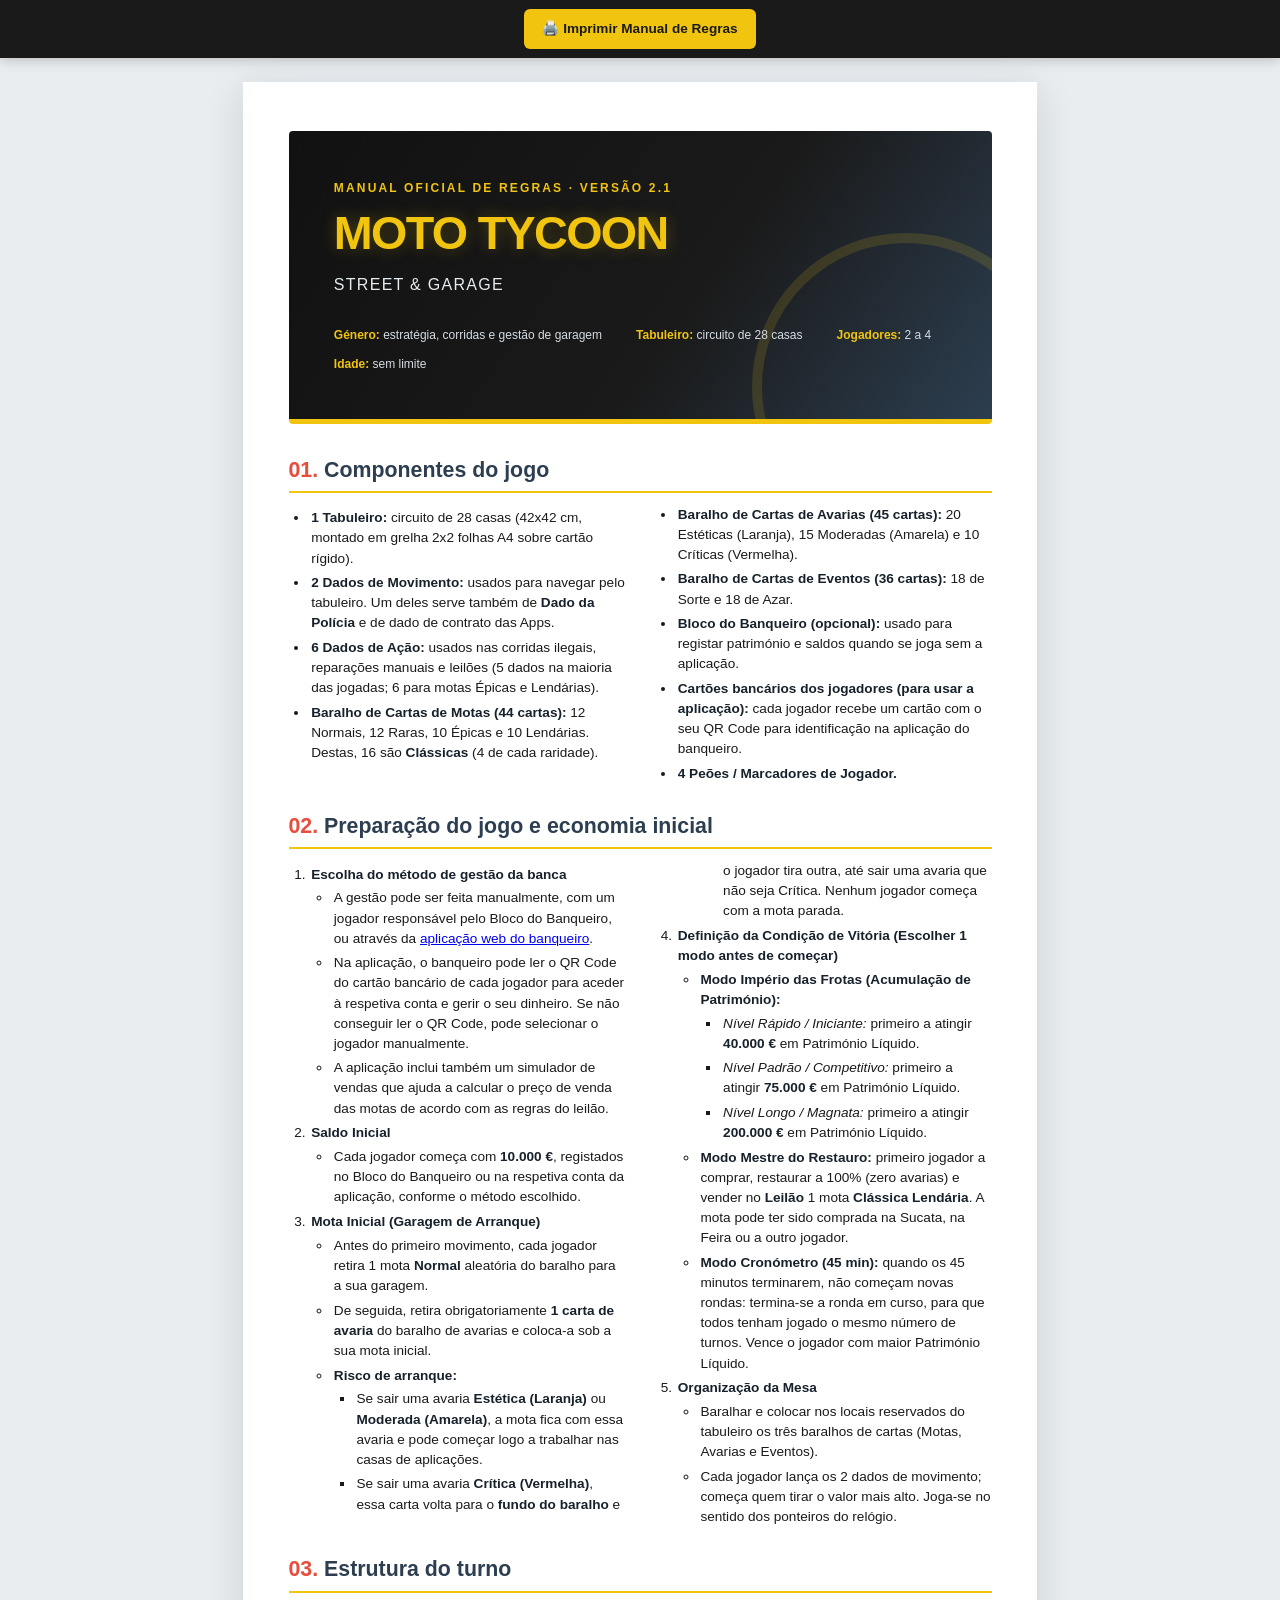
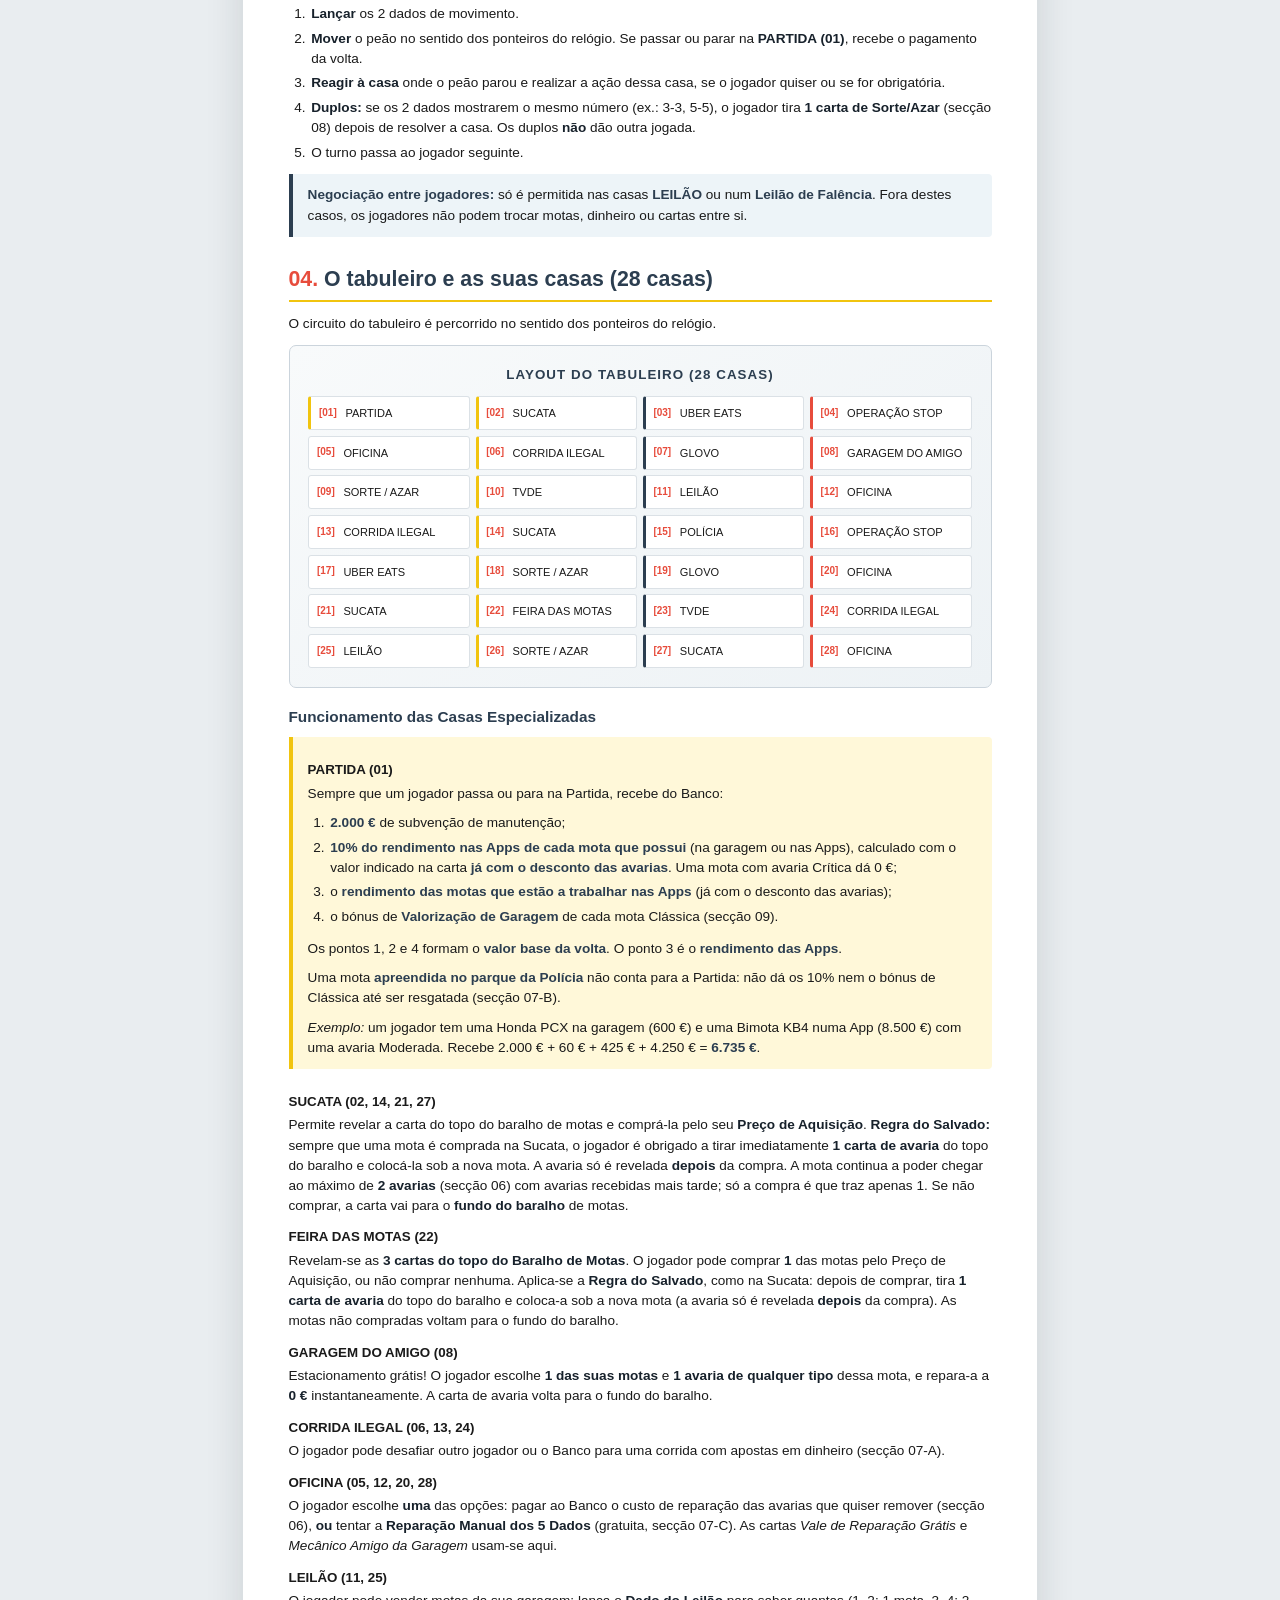
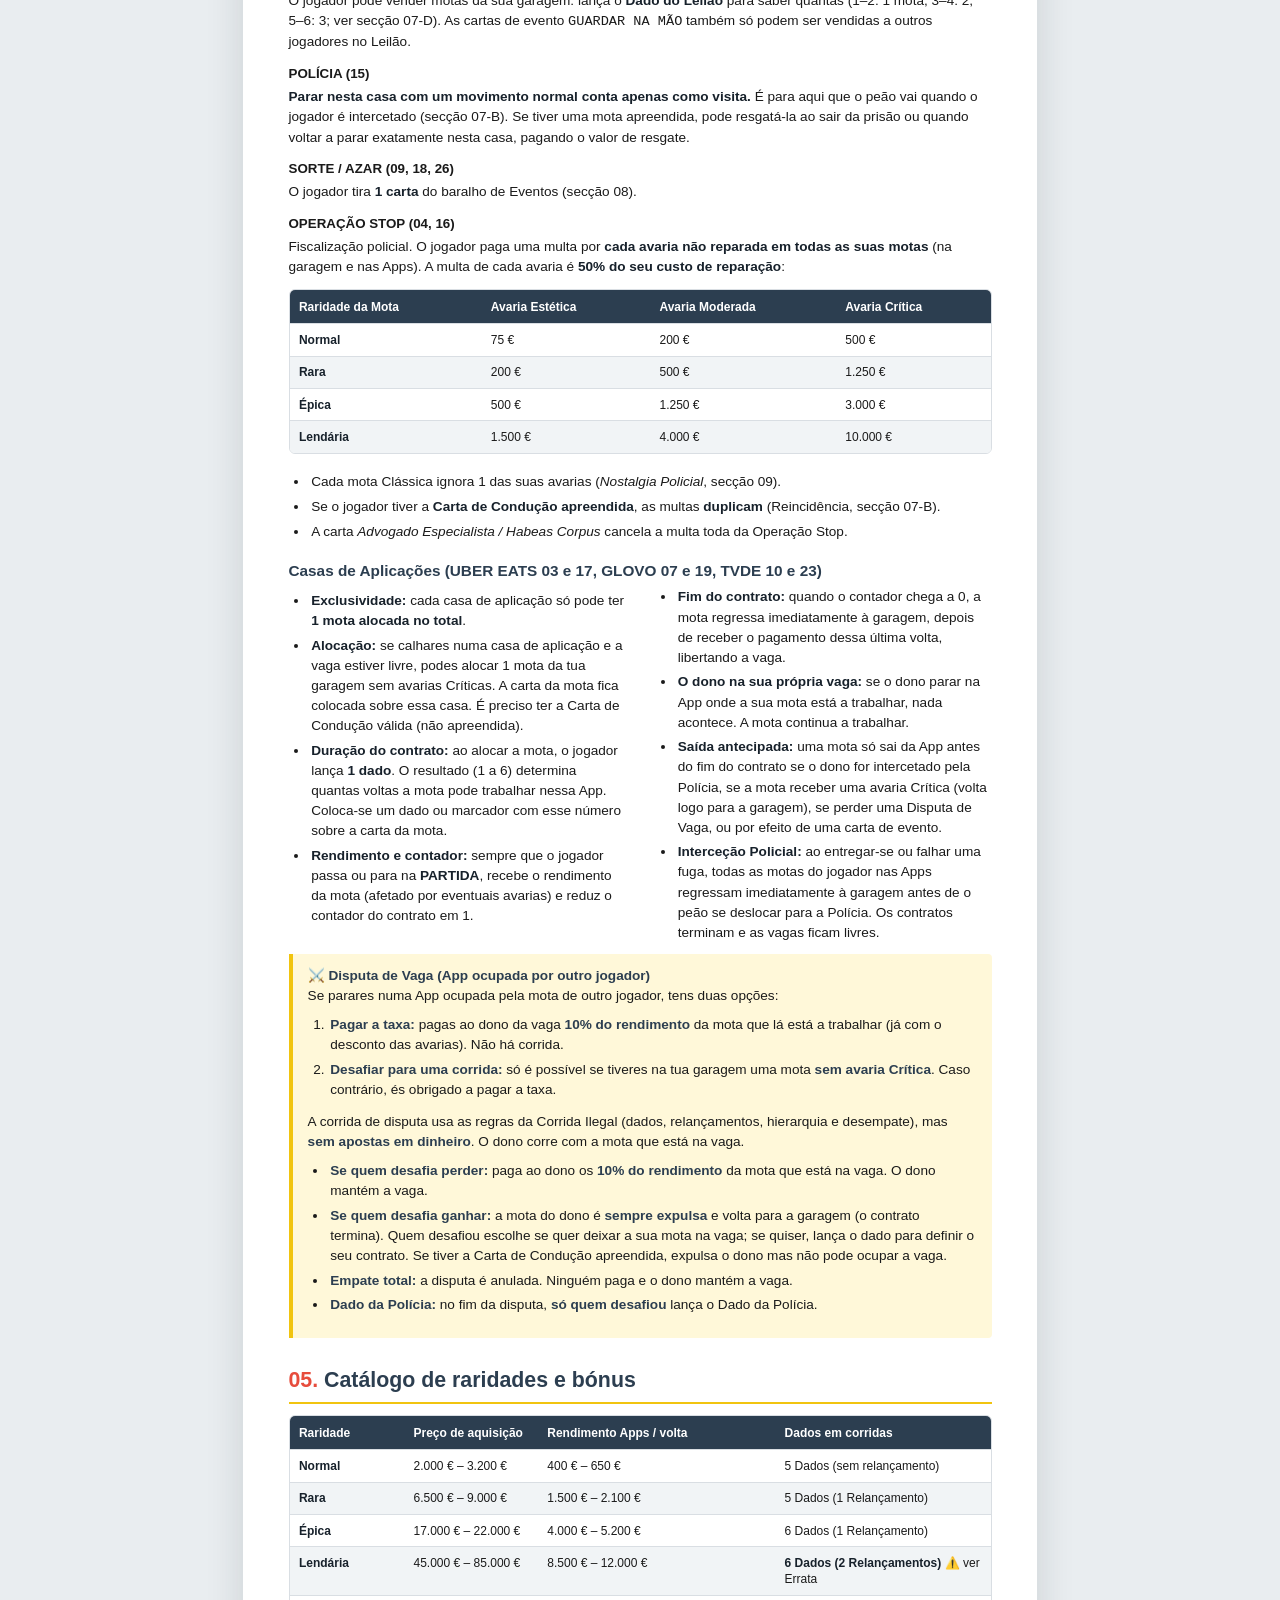
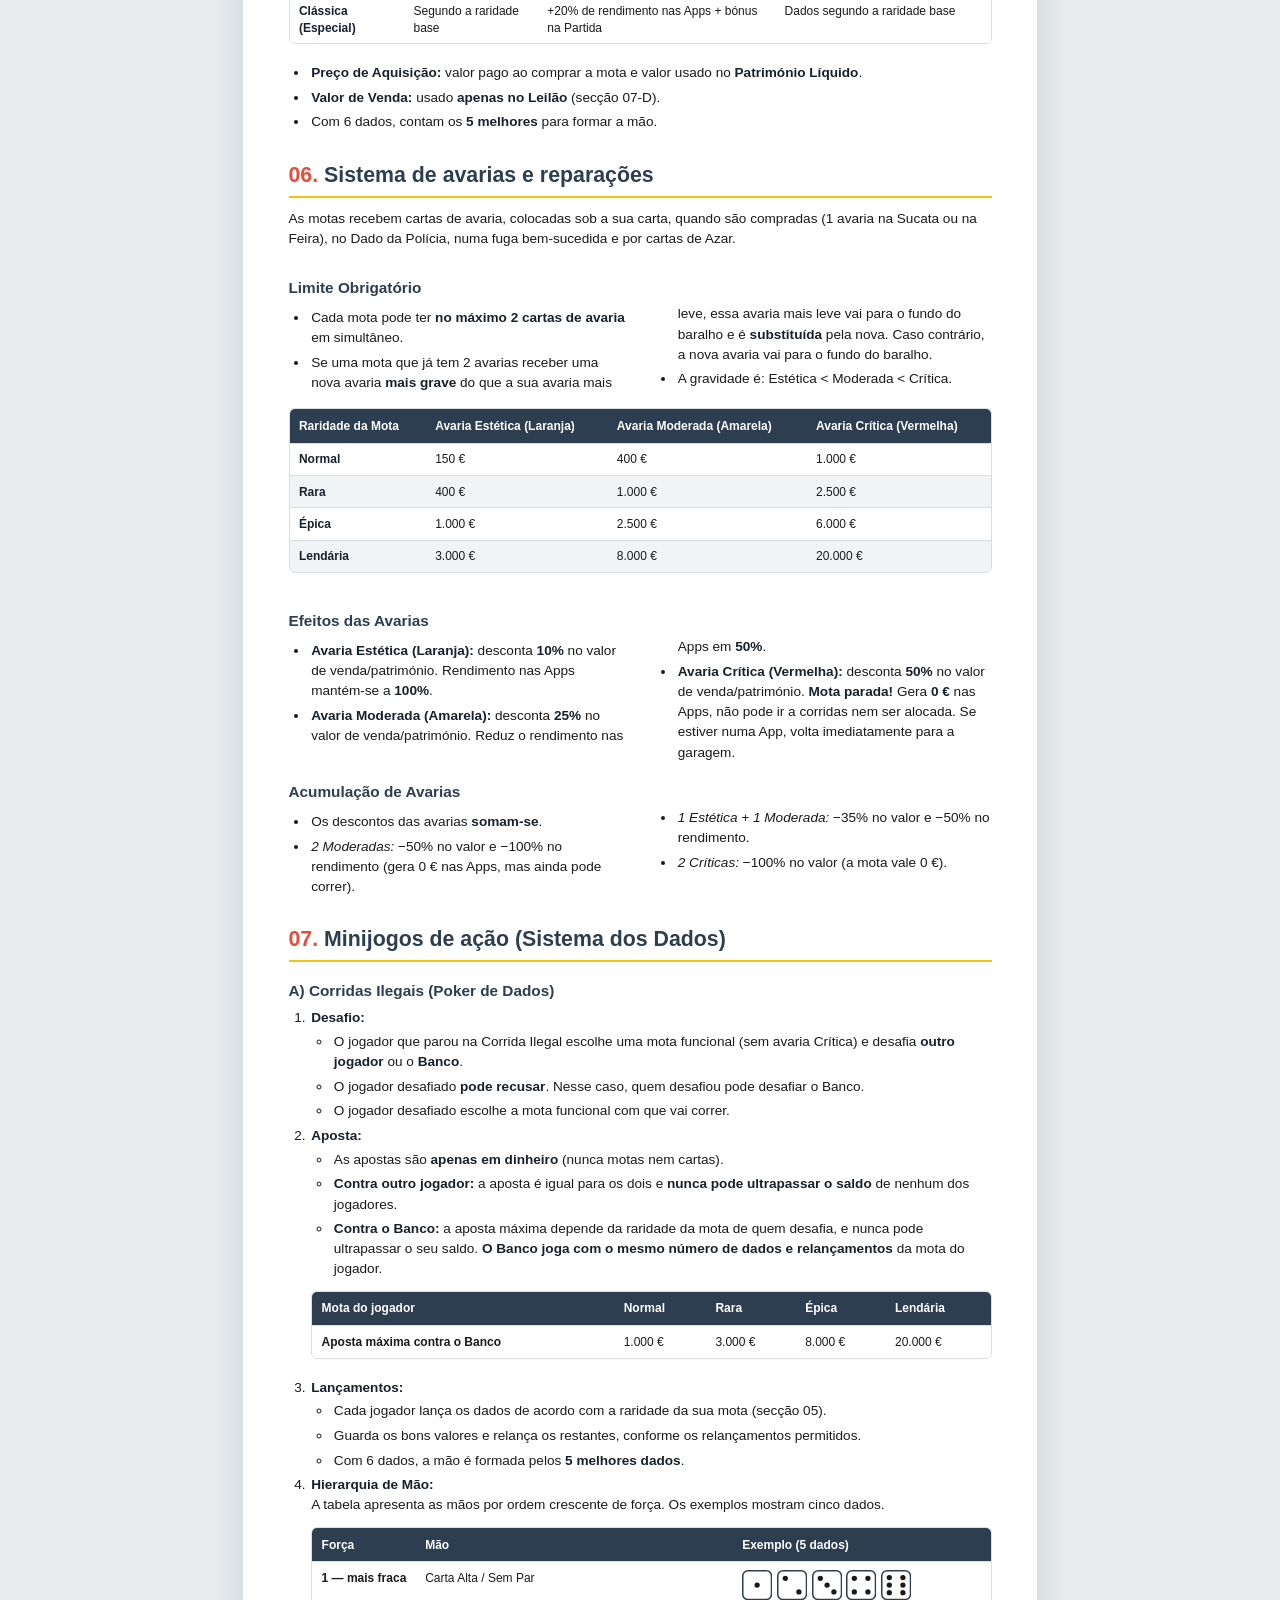
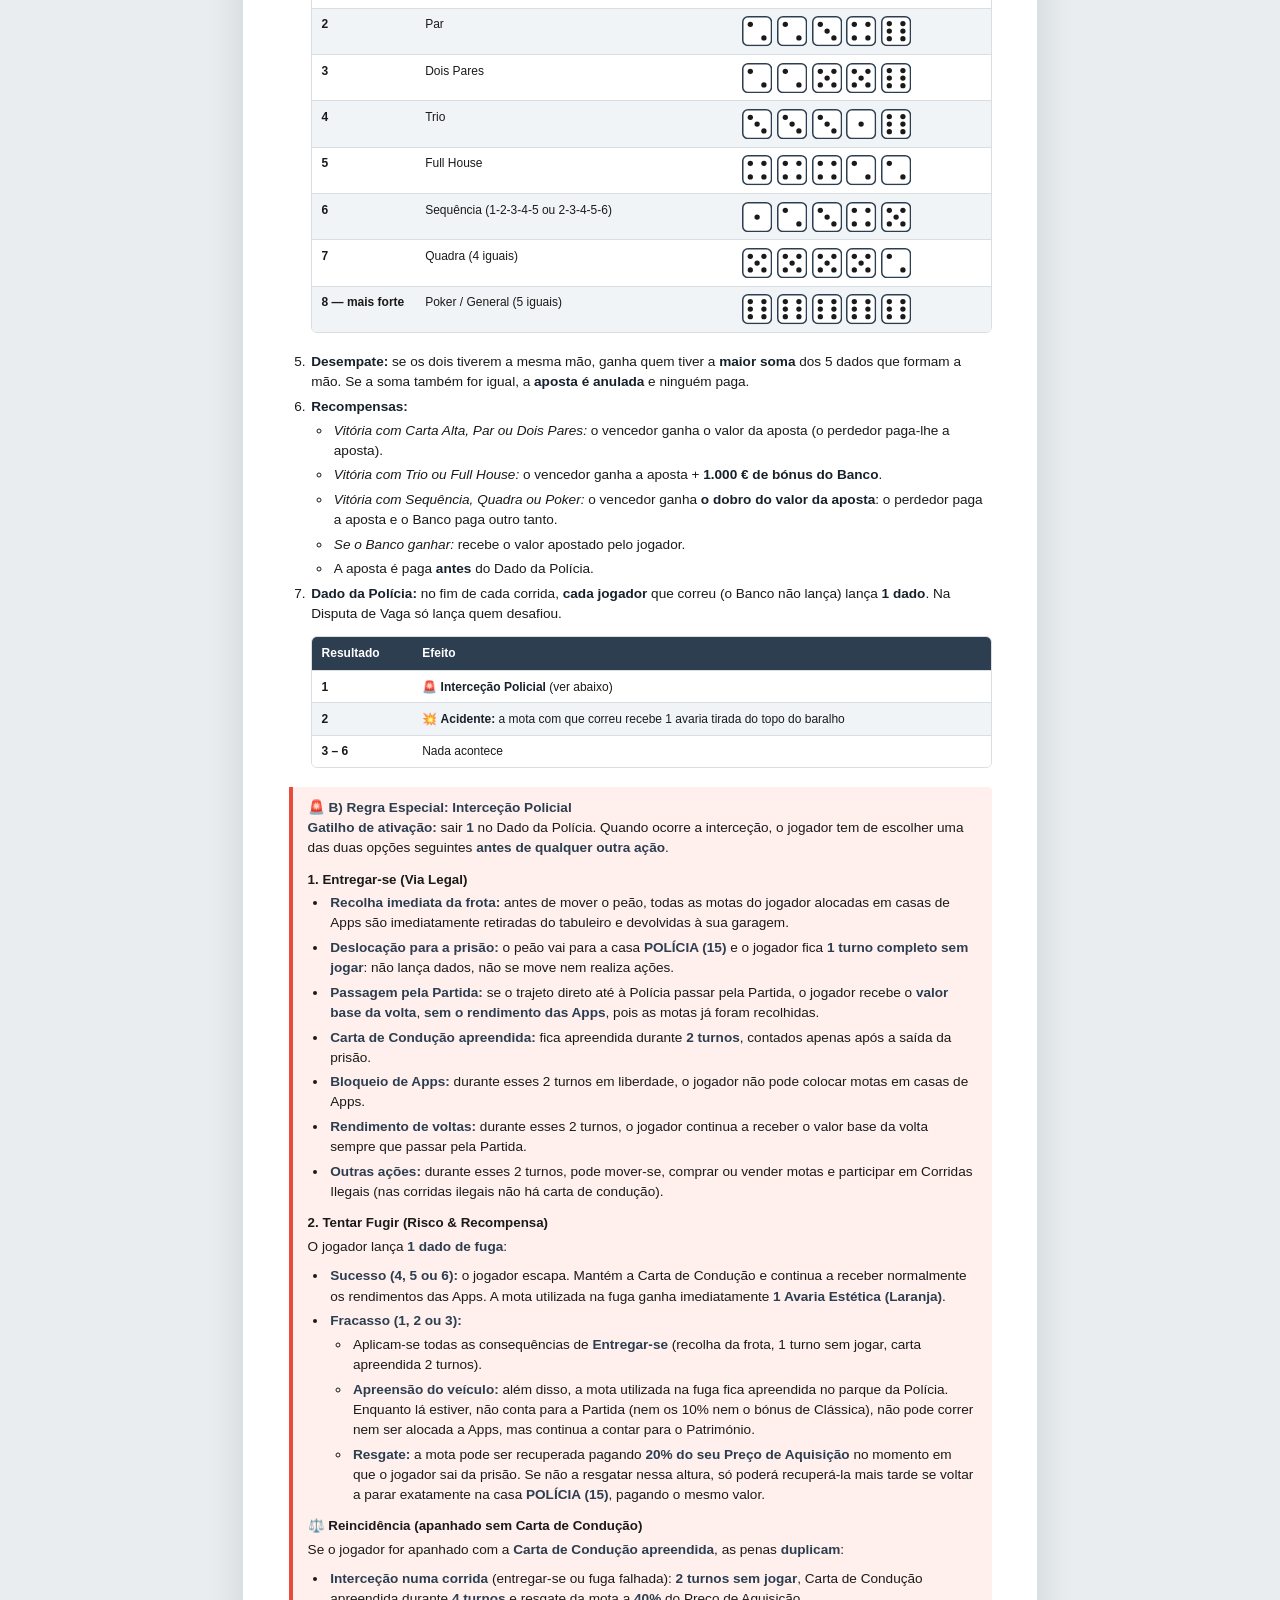
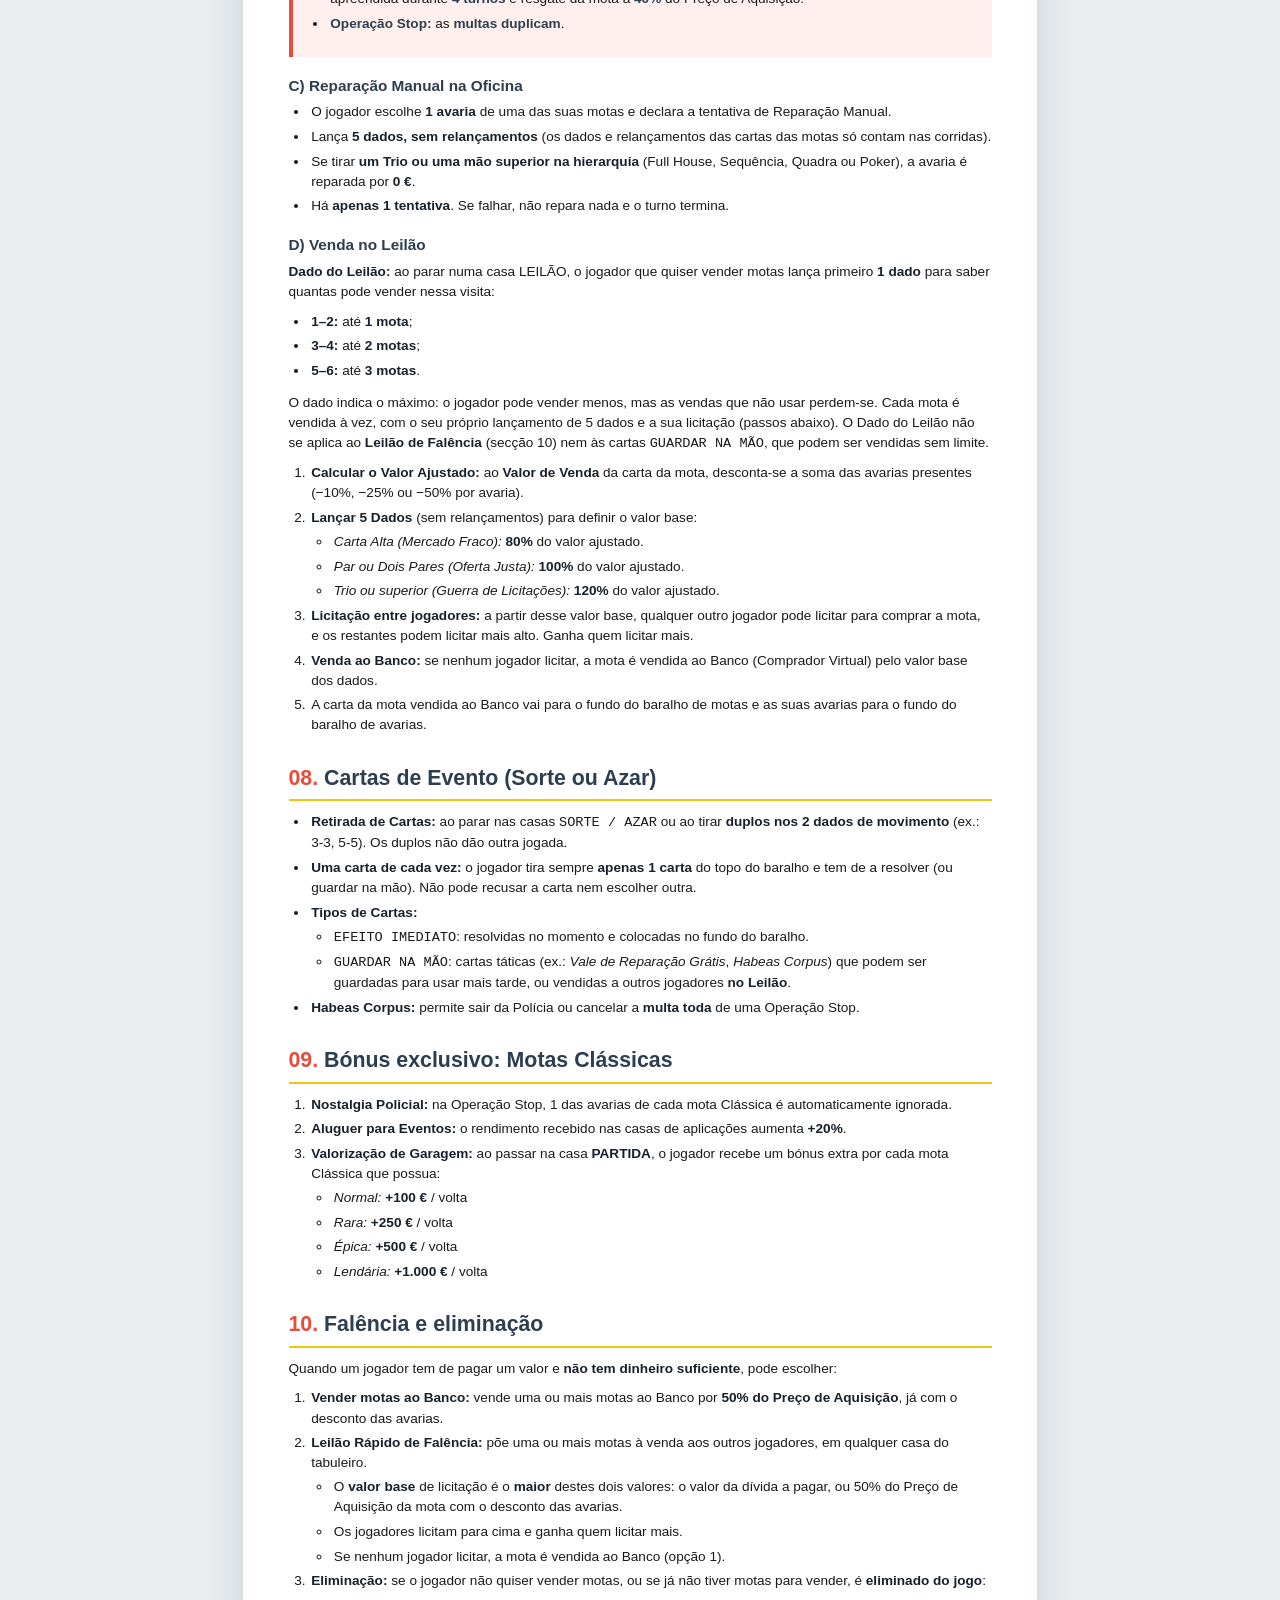
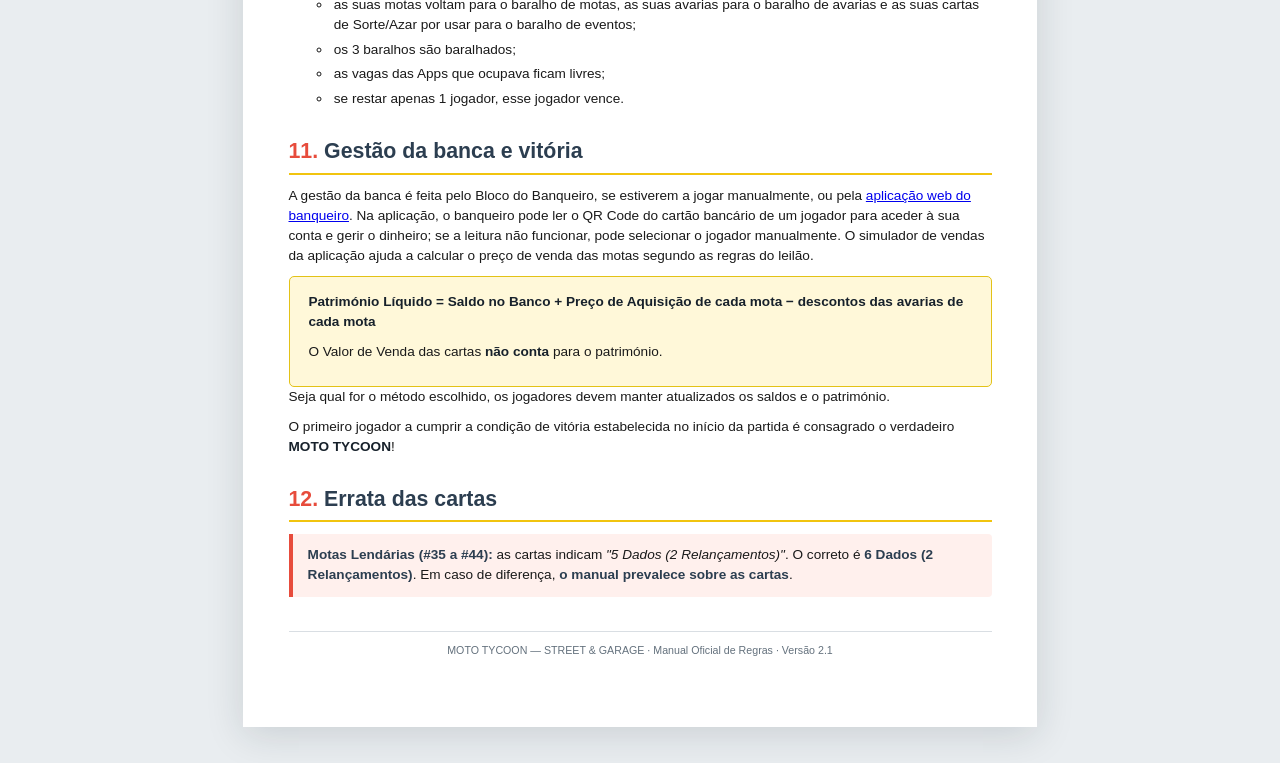
<file: regras.html>
<!doctype html>
<html lang="pt-PT">
<head>
  <meta charset="utf-8">
  <meta name="viewport" content="width=device-width, initial-scale=1">
  <meta name="color-scheme" content="light">
  <meta name="description" content="Manual oficial de regras do jogo de tabuleiro MOTO TYCOON — STREET & GARAGE.">
  <title>Manual Oficial de Regras — MOTO TYCOON (v2)</title>
  <style>
    :root {
      --gold: #f1c40f;
      --red: #e74c3c;
      --graphite: #2c3e50;
      --ink: #1a1a1a;
      --paper: #fff;
      --muted: #64717d;
      --line: #d9dee3;
      --soft-gold: #fff8d9;
      --soft-red: #fff0ed;
      --soft-blue: #edf4f8;
    }

    * { box-sizing: border-box; }

    html { background: #e9edf0; }

    body {
      max-width: 210mm;
      margin: 82px auto 36px;
      padding: 15mm 12mm 18mm;
      color: var(--ink);
      background: var(--paper);
      box-shadow: 0 8px 36px #17212b24;
      font: 10.2pt/1.48 Inter, "Segoe UI", Arial, sans-serif;
      -webkit-print-color-adjust: exact;
      print-color-adjust: exact;
    }

    .screen-toolbar {
      position: fixed;
      z-index: 10;
      inset: 0 0 auto;
      display: flex;
      align-items: center;
      justify-content: center;
      min-height: 58px;
      padding: 9px 16px;
      color: #fff;
      background: var(--ink);
      box-shadow: 0 2px 12px #0003;
    }

    .print-button {
      padding: 10px 18px;
      border: 0;
      border-radius: 6px;
      color: var(--ink);
      background: var(--gold);
      font: inherit;
      font-weight: 800;
      cursor: pointer;
    }

    .print-button:hover, .print-button:focus-visible { background: #ffda32; }
    .print-button:focus-visible { outline: 3px solid #fff; outline-offset: 3px; }

    .cover {
      position: relative;
      overflow: hidden;
      margin: -2mm 0 9mm;
      padding: 13mm 12mm 12mm;
      border-bottom: 5px solid var(--gold);
      border-radius: 4px;
      color: #fff;
      background: linear-gradient(125deg, #111 0%, #1a1a1a 58%, #2c3e50 100%);
    }

    .cover::after {
      position: absolute;
      right: -18mm;
      bottom: -32mm;
      width: 76mm;
      height: 76mm;
      border: 10px solid #f1c40f24;
      border-radius: 50%;
      content: "";
    }

    .eyebrow {
      margin: 0 0 3mm;
      color: var(--gold);
      font-size: 9pt;
      font-weight: 800;
      letter-spacing: .18em;
      text-transform: uppercase;
    }

    h1 {
      position: relative;
      z-index: 1;
      margin: 0;
      color: var(--gold);
      font-size: clamp(24pt, 5vw, 35pt);
      line-height: 1.04;
      letter-spacing: -.035em;
      text-shadow: 0 0 16px #f1c40f45;
    }

    .cover-subtitle {
      position: relative;
      z-index: 1;
      margin: 4mm 0 0;
      color: #e6ebef;
      font-size: 12pt;
      letter-spacing: .08em;
      text-transform: uppercase;
    }

    .cover-meta {
      position: relative;
      z-index: 1;
      display: flex;
      flex-wrap: wrap;
      gap: 3mm 9mm;
      margin: 8mm 0 0;
      color: #d5dce2;
      font-size: 9pt;
    }

    .cover-meta strong { color: var(--gold); }

    h2 {
      margin: 8mm 0 3mm;
      padding: 0 0 2mm;
      border-bottom: 2px solid var(--gold);
      color: var(--graphite);
      font-size: 16pt;
      line-height: 1.2;
      break-after: avoid;
      page-break-after: avoid;
    }

    h2 .section-number { color: var(--red); }

    h3 {
      margin: 5mm 0 2mm;
      color: var(--graphite);
      font-size: 11.5pt;
      line-height: 1.25;
      break-after: avoid;
      page-break-after: avoid;
    }

    h4 {
      margin: 3mm 0 1mm;
      color: var(--ink);
      font-size: 10pt;
      break-after: avoid;
      page-break-after: avoid;
    }

    p { margin: 0 0 2.5mm; }
    ul, ol { margin: 1mm 0 3mm; padding-left: 5.5mm; }
    li { margin: 0 0 1.2mm; padding-left: .5mm; }
    li > ul, li > ol { margin-bottom: 1mm; }
    strong { color: #17212b; }

    .dense {
      column-count: 2;
      column-gap: 8mm;
      column-fill: balance;
    }

    .dense > h3, .dense > h4,
    .dense > .callout, .dense > .rule-block, .dense > .table-wrap {
      column-span: all;
    }

    .rule-block, .callout, .table-wrap, .board, .summary-box {
      break-inside: avoid;
      page-break-inside: avoid;
    }

    .callout {
      margin: 3mm 0;
      padding: 3mm 4mm;
      border-left: 4px solid var(--gold);
      border-radius: 0 4px 4px 0;
      background: var(--soft-gold);
    }

    .callout.warning {
      border-left-color: var(--red);
      background: var(--soft-red);
    }

    .callout.info {
      border-left-color: var(--graphite);
      background: var(--soft-blue);
    }

    .callout p:last-child, .rule-block > :last-child { margin-bottom: 0; }
    .callout strong { color: var(--graphite); }

    .table-wrap {
      width: 100%;
      margin: 3mm 0 5mm;
      overflow: visible;
      break-inside: avoid;
      page-break-inside: avoid;
    }

    table {
      width: 100%;
      border: 1px solid var(--line);
      border-collapse: separate;
      border-spacing: 0;
      border-radius: 6px;
      overflow: hidden;
      font-size: 9pt;
      line-height: 1.35;
    }

    thead { display: table-header-group; }
    th {
      padding: 2.3mm 2.5mm;
      color: #fff;
      background: var(--graphite);
      text-align: left;
      vertical-align: top;
    }

    td {
      padding: 2mm 2.5mm;
      border-top: 1px solid var(--line);
      vertical-align: top;
    }

    tbody tr:nth-child(even) { background: #f1f4f6; }
    tbody tr:nth-child(odd) { background: #fff; }
    td:first-child { font-weight: 700; }
    .nowrap { white-space: nowrap; }

    .hand-table th:first-child,
    .hand-table td:first-child { width: 15%; }
    .hand-table th:last-child,
    .hand-table td:last-child { width: 38%; }
    .hand-rank { white-space: nowrap; }
    .dice-example {
      display: flex;
      flex-wrap: nowrap;
      gap: 1.2mm;
      align-items: center;
      min-width: max-content;
    }
    .die {
      display: block;
      flex: 0 0 8mm;
      width: 8mm;
      height: 8mm;
    }
    .dice-definitions {
      position: absolute;
      width: 0;
      height: 0;
      overflow: hidden;
    }

    .board {
      margin: 3mm auto 5mm;
      padding: 5mm;
      border: 1px solid #cbd4dc;
      border-radius: 7px;
      background: linear-gradient(145deg, #f8fafb, #edf2f5);
    }

    .board-title {
      margin: 0 0 3mm;
      color: var(--graphite);
      font-size: 10pt;
      font-weight: 800;
      text-align: center;
      text-transform: uppercase;
      letter-spacing: .08em;
    }

    .board ol {
      display: grid;
      grid-template-columns: repeat(4, minmax(0, 1fr));
      gap: 1.5mm;
      margin: 0;
      padding: 0;
      list-style: none;
      counter-reset: board;
    }

    .board li {
      display: flex;
      align-items: center;
      min-height: 9mm;
      margin: 0;
      padding: 1.5mm 2mm;
      border: 1px solid #dbe1e6;
      border-radius: 3px;
      background: #fff;
      font-size: 8.3pt;
      break-inside: avoid;
      page-break-inside: avoid;
    }

    .board li::before {
      flex: 0 0 7mm;
      color: var(--red);
      font-size: 7.5pt;
      font-weight: 800;
      counter-increment: board;
      content: "[" counter(board, decimal-leading-zero) "]";
    }

    .board li:first-child, .board li:nth-child(4n + 2) { border-left: 3px solid var(--gold); }
    .board li:nth-child(4n + 4) { border-left: 3px solid var(--red); }
    .board li:nth-child(4n + 3) { border-left: 3px solid var(--graphite); }

    .summary-box {
      padding: 4mm 5mm;
      border: 1px solid #e3c217;
      border-radius: 5px;
      background: var(--soft-gold);
    }

    .summary-box ul { margin-bottom: 0; }

    .manual-footer {
      margin-top: 9mm;
      padding-top: 3mm;
      border-top: 1px solid var(--line);
      color: var(--muted);
      font-size: 8pt;
      text-align: center;
    }

    @page {
      size: A4 portrait;
      margin: 15mm 12mm;
      @bottom-center {
        color: #64717d;
        font: 8pt "Segoe UI", Arial, sans-serif;
        content: "MOTO TYCOON — STREET & GARAGE  •  Página " counter(page);
      }
    }

    @media print {
      html { background: #fff; }
      body {
        width: auto;
        max-width: none;
        margin: 0;
        padding: 0;
        box-shadow: none;
        font-size: 9.4pt;
        -webkit-print-color-adjust: exact;
        print-color-adjust: exact;
      }

      .screen-toolbar { display: none !important; }
      .cover { margin-top: 0; }
      .section { break-inside: auto; }
      a { color: inherit; text-decoration: none; }
      .manual-footer { display: none; }
      .table-wrap { break-inside: avoid; page-break-inside: avoid; }
      tr, .rule-block, .callout, .board, .summary-box {
        break-inside: avoid;
        page-break-inside: avoid;
      }
      h2, h3, h4 { break-after: avoid; page-break-after: avoid; }
    }

    @media screen and (max-width: 700px) {
      body { margin: 72px 12px 20px; padding: 22px 18px 30px; }
      .cover { margin: 0 0 28px; padding: 30px 22px 24px; }
      h1 { font-size: 27pt; }
      .dense { column-count: 1; }
      .board ol { grid-template-columns: repeat(2, minmax(0, 1fr)); }
      .table-wrap { overflow-x: auto; }
      table { min-width: 580px; }
    }
  </style>
</head>
<body>
  <nav class="screen-toolbar" aria-label="Ferramentas do manual">
    <button class="print-button" type="button" onclick="window.print()">🖨️ Imprimir Manual de Regras</button>
  </nav>

  <header class="cover">
    <p class="eyebrow">Manual oficial de regras · Versão 2.1</p>
    <h1>MOTO TYCOON</h1>
    <p class="cover-subtitle">Street &amp; Garage</p>
    <div class="cover-meta">
      <span><strong>Género:</strong> estratégia, corridas e gestão de garagem</span>
      <span><strong>Tabuleiro:</strong> circuito de 28 casas</span>
      <span><strong>Jogadores:</strong> 2 a 4</span>
      <span><strong>Idade:</strong> sem limite</span>
    </div>
  </header>

  <main>
    <section class="section" aria-labelledby="componentes">
      <h2 id="componentes"><span class="section-number">01.</span> Componentes do jogo</h2>
      <div class="dense">
        <ul>
          <li><strong>1 Tabuleiro:</strong> circuito de 28 casas (42x42 cm, montado em grelha 2x2 folhas A4 sobre cartão rígido).</li>
          <li><strong>2 Dados de Movimento:</strong> usados para navegar pelo tabuleiro. Um deles serve também de <strong>Dado da Polícia</strong> e de dado de contrato das Apps.</li>
          <li><strong>6 Dados de Ação:</strong> usados nas corridas ilegais, reparações manuais e leilões (5 dados na maioria das jogadas; 6 para motas Épicas e Lendárias).</li>
          <li><strong>Baralho de Cartas de Motas (44 cartas):</strong> 12 Normais, 12 Raras, 10 Épicas e 10 Lendárias. Destas, 16 são <strong>Clássicas</strong> (4 de cada raridade).</li>
          <li><strong>Baralho de Cartas de Avarias (45 cartas):</strong> 20 Estéticas (Laranja), 15 Moderadas (Amarela) e 10 Críticas (Vermelha).</li>
          <li><strong>Baralho de Cartas de Eventos (36 cartas):</strong> 18 de Sorte e 18 de Azar.</li>
          <li><strong>Bloco do Banqueiro (opcional):</strong> usado para registar património e saldos quando se joga sem a aplicação.</li>
          <li><strong>Cartões bancários dos jogadores (para usar a aplicação):</strong> cada jogador recebe um cartão com o seu QR Code para identificação na aplicação do banqueiro.</li>
          <li><strong>4 Peões / Marcadores de Jogador.</strong></li>
        </ul>
      </div>
    </section>

    <section class="section" aria-labelledby="preparacao">
      <h2 id="preparacao"><span class="section-number">02.</span> Preparação do jogo e economia inicial</h2>
      <div class="dense">
        <ol>
          <li><strong>Escolha do método de gestão da banca</strong>
            <ul>
              <li>A gestão pode ser feita manualmente, com um jogador responsável pelo Bloco do Banqueiro, ou através da <a href="https://codehack2000.github.io/moto-tycoon-app/">aplicação web do banqueiro</a>.</li>
              <li>Na aplicação, o banqueiro pode ler o QR Code do cartão bancário de cada jogador para aceder à respetiva conta e gerir o seu dinheiro. Se não conseguir ler o QR Code, pode selecionar o jogador manualmente.</li>
              <li>A aplicação inclui também um simulador de vendas que ajuda a calcular o preço de venda das motas de acordo com as regras do leilão.</li>
            </ul>
          </li>
          <li><strong>Saldo Inicial</strong>
            <ul>
              <li>Cada jogador começa com <strong>10.000 €</strong>, registados no Bloco do Banqueiro ou na respetiva conta da aplicação, conforme o método escolhido.</li>
            </ul>
          </li>
          <li><strong>Mota Inicial (Garagem de Arranque)</strong>
            <ul>
              <li>Antes do primeiro movimento, cada jogador retira 1 mota <strong>Normal</strong> aleatória do baralho para a sua garagem.</li>
              <li>De seguida, retira obrigatoriamente <strong>1 carta de avaria</strong> do baralho de avarias e coloca-a sob a sua mota inicial.</li>
              <li><strong>Risco de arranque:</strong>
                <ul>
                  <li>Se sair uma avaria <strong>Estética (Laranja)</strong> ou <strong>Moderada (Amarela)</strong>, a mota fica com essa avaria e pode começar logo a trabalhar nas casas de aplicações.</li>
                  <li>Se sair uma avaria <strong>Crítica (Vermelha)</strong>, essa carta volta para o <strong>fundo do baralho</strong> e o jogador tira outra, até sair uma avaria que não seja Crítica. Nenhum jogador começa com a mota parada.</li>
                </ul>
              </li>
            </ul>
          </li>
          <li><strong>Definição da Condição de Vitória (Escolher 1 modo antes de começar)</strong>
            <ul>
              <li><strong>Modo Império das Frotas (Acumulação de Património):</strong>
                <ul>
                  <li><em>Nível Rápido / Iniciante:</em> primeiro a atingir <strong>40.000 €</strong> em Património Líquido.</li>
                  <li><em>Nível Padrão / Competitivo:</em> primeiro a atingir <strong>75.000 €</strong> em Património Líquido.</li>
                  <li><em>Nível Longo / Magnata:</em> primeiro a atingir <strong>200.000 €</strong> em Património Líquido.</li>
                </ul>
              </li>
              <li><strong>Modo Mestre do Restauro:</strong> primeiro jogador a comprar, restaurar a 100% (zero avarias) e vender no <strong>Leilão</strong> 1 mota <strong>Clássica Lendária</strong>. A mota pode ter sido comprada na Sucata, na Feira ou a outro jogador.</li>
              <li><strong>Modo Cronómetro (45 min):</strong> quando os 45 minutos terminarem, não começam novas rondas: termina-se a ronda em curso, para que todos tenham jogado o mesmo número de turnos. Vence o jogador com maior Património Líquido.</li>
            </ul>
          </li>
          <li><strong>Organização da Mesa</strong>
            <ul>
              <li>Baralhar e colocar nos locais reservados do tabuleiro os três baralhos de cartas (Motas, Avarias e Eventos).</li>
              <li>Cada jogador lança os 2 dados de movimento; começa quem tirar o valor mais alto. Joga-se no sentido dos ponteiros do relógio.</li>
            </ul>
          </li>
        </ol>
      </div>
    </section>

    <section class="section" aria-labelledby="turno">
      <h2 id="turno"><span class="section-number">03.</span> Estrutura do turno</h2>
      <ol>
        <li><strong>Lançar</strong> os 2 dados de movimento.</li>
        <li><strong>Mover</strong> o peão no sentido dos ponteiros do relógio. Se passar ou parar na <strong>PARTIDA (01)</strong>, recebe o pagamento da volta.</li>
        <li><strong>Reagir à casa</strong> onde o peão parou e realizar a ação dessa casa, se o jogador quiser ou se for obrigatória.</li>
        <li><strong>Duplos:</strong> se os 2 dados mostrarem o mesmo número (ex.: 3-3, 5-5), o jogador tira <strong>1 carta de Sorte/Azar</strong> (secção 08) depois de resolver a casa. Os duplos <strong>não</strong> dão outra jogada.</li>
        <li>O turno passa ao jogador seguinte.</li>
      </ol>
      <aside class="callout info">
        <p><strong>Negociação entre jogadores:</strong> só é permitida nas casas <strong>LEILÃO</strong> ou num <strong>Leilão de Falência</strong>. Fora destes casos, os jogadores não podem trocar motas, dinheiro ou cartas entre si.</p>
      </aside>
    </section>

    <section class="section" aria-labelledby="tabuleiro">
      <h2 id="tabuleiro"><span class="section-number">04.</span> O tabuleiro e as suas casas (28 casas)</h2>
      <p>O circuito do tabuleiro é percorrido no sentido dos ponteiros do relógio.</p>
      <div class="board" role="group" aria-label="Layout do tabuleiro com 28 casas">
        <p class="board-title">Layout do Tabuleiro (28 Casas)</p>
        <ol>
          <li>PARTIDA</li><li>SUCATA</li><li>UBER EATS</li><li>OPERAÇÃO STOP</li>
          <li>OFICINA</li><li>CORRIDA ILEGAL</li><li>GLOVO</li><li>GARAGEM DO AMIGO</li>
          <li>SORTE / AZAR</li><li>TVDE</li><li>LEILÃO</li><li>OFICINA</li>
          <li>CORRIDA ILEGAL</li><li>SUCATA</li><li>POLÍCIA</li><li>OPERAÇÃO STOP</li>
          <li>UBER EATS</li><li>SORTE / AZAR</li><li>GLOVO</li><li>OFICINA</li>
          <li>SUCATA</li><li>FEIRA DAS MOTAS</li><li>TVDE</li><li>CORRIDA ILEGAL</li>
          <li>LEILÃO</li><li>SORTE / AZAR</li><li>SUCATA</li><li>OFICINA</li>
        </ol>
      </div>

      <h3>Funcionamento das Casas Especializadas</h3>

      <div class="rule-block callout">
        <h4>PARTIDA (01)</h4>
        <p>Sempre que um jogador passa ou para na Partida, recebe do Banco:</p>
        <ol>
          <li><strong>2.000 €</strong> de subvenção de manutenção;</li>
          <li><strong>10% do rendimento nas Apps de cada mota que possui</strong> (na garagem ou nas Apps), calculado com o valor indicado na carta <strong>já com o desconto das avarias</strong>. Uma mota com avaria Crítica dá 0 €;</li>
          <li>o <strong>rendimento das motas que estão a trabalhar nas Apps</strong> (já com o desconto das avarias);</li>
          <li>o bónus de <strong>Valorização de Garagem</strong> de cada mota Clássica (secção 09).</li>
        </ol>
        <p>Os pontos 1, 2 e 4 formam o <strong>valor base da volta</strong>. O ponto 3 é o <strong>rendimento das Apps</strong>.</p>
        <p>Uma mota <strong>apreendida no parque da Polícia</strong> não conta para a Partida: não dá os 10% nem o bónus de Clássica até ser resgatada (secção 07-B).</p>
        <p><em>Exemplo:</em> um jogador tem uma Honda PCX na garagem (600 €) e uma Bimota KB4 numa App (8.500 €) com uma avaria Moderada. Recebe 2.000 € + 60 € + 425 € + 4.250 € = <strong>6.735 €</strong>.</p>
      </div>

      <div class="dense">
        <div class="rule-block">
          <h4>SUCATA (02, 14, 21, 27)</h4>
          <p>Permite revelar a carta do topo do baralho de motas e comprá-la pelo seu <strong>Preço de Aquisição</strong>. <strong>Regra do Salvado:</strong> sempre que uma mota é comprada na Sucata, o jogador é obrigado a tirar imediatamente <strong>1 carta de avaria</strong> do topo do baralho e colocá-la sob a nova mota. A avaria só é revelada <strong>depois</strong> da compra. A mota continua a poder chegar ao máximo de <strong>2 avarias</strong> (secção 06) com avarias recebidas mais tarde; só a compra é que traz apenas 1. Se não comprar, a carta vai para o <strong>fundo do baralho</strong> de motas.</p>
        </div>
        <div class="rule-block">
          <h4>FEIRA DAS MOTAS (22)</h4>
          <p>Revelam-se as <strong>3 cartas do topo do Baralho de Motas</strong>. O jogador pode comprar <strong>1</strong> das motas pelo Preço de Aquisição, ou não comprar nenhuma. Aplica-se a <strong>Regra do Salvado</strong>, como na Sucata: depois de comprar, tira <strong>1 carta de avaria</strong> do topo do baralho e coloca-a sob a nova mota (a avaria só é revelada <strong>depois</strong> da compra). As motas não compradas voltam para o fundo do baralho.</p>
        </div>
        <div class="rule-block">
          <h4>GARAGEM DO AMIGO (08)</h4>
          <p>Estacionamento grátis! O jogador escolhe <strong>1 das suas motas</strong> e <strong>1 avaria de qualquer tipo</strong> dessa mota, e repara-a a <strong>0 €</strong> instantaneamente. A carta de avaria volta para o fundo do baralho.</p>
        </div>
        <div class="rule-block">
          <h4>CORRIDA ILEGAL (06, 13, 24)</h4>
          <p>O jogador pode desafiar outro jogador ou o Banco para uma corrida com apostas em dinheiro (secção 07-A).</p>
        </div>
        <div class="rule-block">
          <h4>OFICINA (05, 12, 20, 28)</h4>
          <p>O jogador escolhe <strong>uma</strong> das opções: pagar ao Banco o custo de reparação das avarias que quiser remover (secção 06), <strong>ou</strong> tentar a <strong>Reparação Manual dos 5 Dados</strong> (gratuita, secção 07-C). As cartas <em>Vale de Reparação Grátis</em> e <em>Mecânico Amigo da Garagem</em> usam-se aqui.</p>
        </div>
        <div class="rule-block">
          <h4>LEILÃO (11, 25)</h4>
          <p>O jogador pode vender motas da sua garagem: lança o <strong>Dado do Leilão</strong> para saber quantas (1–2: 1 mota, 3–4: 2, 5–6: 3; ver secção 07-D). As cartas de evento <code>GUARDAR NA MÃO</code> também só podem ser vendidas a outros jogadores no Leilão.</p>
        </div>
        <div class="rule-block">
          <h4>POLÍCIA (15)</h4>
          <p><strong>Parar nesta casa com um movimento normal conta apenas como visita.</strong> É para aqui que o peão vai quando o jogador é intercetado (secção 07-B). Se tiver uma mota apreendida, pode resgatá-la ao sair da prisão ou quando voltar a parar exatamente nesta casa, pagando o valor de resgate.</p>
        </div>
        <div class="rule-block">
          <h4>SORTE / AZAR (09, 18, 26)</h4>
          <p>O jogador tira <strong>1 carta</strong> do baralho de Eventos (secção 08).</p>
        </div>
      </div>

      <div class="rule-block">
        <h4>OPERAÇÃO STOP (04, 16)</h4>
        <p>Fiscalização policial. O jogador paga uma multa por <strong>cada avaria não reparada em todas as suas motas</strong> (na garagem e nas Apps). A multa de cada avaria é <strong>50% do seu custo de reparação</strong>:</p>
        <div class="table-wrap">
          <table>
            <thead>
              <tr><th>Raridade da Mota</th><th>Avaria Estética</th><th>Avaria Moderada</th><th>Avaria Crítica</th></tr>
            </thead>
            <tbody>
              <tr><td><strong>Normal</strong></td><td>75 €</td><td>200 €</td><td>500 €</td></tr>
              <tr><td><strong>Rara</strong></td><td>200 €</td><td>500 €</td><td>1.250 €</td></tr>
              <tr><td><strong>Épica</strong></td><td>500 €</td><td>1.250 €</td><td>3.000 €</td></tr>
              <tr><td><strong>Lendária</strong></td><td>1.500 €</td><td>4.000 €</td><td>10.000 €</td></tr>
            </tbody>
          </table>
        </div>
        <ul>
          <li>Cada mota Clássica ignora 1 das suas avarias (<em>Nostalgia Policial</em>, secção 09).</li>
          <li>Se o jogador tiver a <strong>Carta de Condução apreendida</strong>, as multas <strong>duplicam</strong> (Reincidência, secção 07-B).</li>
          <li>A carta <em>Advogado Especialista / Habeas Corpus</em> cancela a multa toda da Operação Stop.</li>
        </ul>
      </div>

      <h3>Casas de Aplicações (UBER EATS 03 e 17, GLOVO 07 e 19, TVDE 10 e 23)</h3>
      <div class="dense">
        <ul>
          <li><strong>Exclusividade:</strong> cada casa de aplicação só pode ter <strong>1 mota alocada no total</strong>.</li>
          <li><strong>Alocação:</strong> se calhares numa casa de aplicação e a vaga estiver livre, podes alocar 1 mota da tua garagem sem avarias Críticas. A carta da mota fica colocada sobre essa casa. É preciso ter a Carta de Condução válida (não apreendida).</li>
          <li><strong>Duração do contrato:</strong> ao alocar a mota, o jogador lança <strong>1 dado</strong>. O resultado (1 a 6) determina quantas voltas a mota pode trabalhar nessa App. Coloca-se um dado ou marcador com esse número sobre a carta da mota.</li>
          <li><strong>Rendimento e contador:</strong> sempre que o jogador passa ou para na <strong>PARTIDA</strong>, recebe o rendimento da mota (afetado por eventuais avarias) e reduz o contador do contrato em 1.</li>
          <li><strong>Fim do contrato:</strong> quando o contador chega a 0, a mota regressa imediatamente à garagem, depois de receber o pagamento dessa última volta, libertando a vaga.</li>
          <li><strong>O dono na sua própria vaga:</strong> se o dono parar na App onde a sua mota está a trabalhar, nada acontece. A mota continua a trabalhar.</li>
          <li><strong>Saída antecipada:</strong> uma mota só sai da App antes do fim do contrato se o dono for intercetado pela Polícia, se a mota receber uma avaria Crítica (volta logo para a garagem), se perder uma Disputa de Vaga, ou por efeito de uma carta de evento.</li>
          <li><strong>Interceção Policial:</strong> ao entregar-se ou falhar uma fuga, todas as motas do jogador nas Apps regressam imediatamente à garagem antes de o peão se deslocar para a Polícia. Os contratos terminam e as vagas ficam livres.</li>
        </ul>
      </div>

      <aside class="callout">
        <strong>⚔️ Disputa de Vaga (App ocupada por outro jogador)</strong>
        <p>Se parares numa App ocupada pela mota de outro jogador, tens duas opções:</p>
        <ol>
          <li><strong>Pagar a taxa:</strong> pagas ao dono da vaga <strong>10% do rendimento</strong> da mota que lá está a trabalhar (já com o desconto das avarias). Não há corrida.</li>
          <li><strong>Desafiar para uma corrida:</strong> só é possível se tiveres na tua garagem uma mota <strong>sem avaria Crítica</strong>. Caso contrário, és obrigado a pagar a taxa.</li>
        </ol>
        <p>A corrida de disputa usa as regras da Corrida Ilegal (dados, relançamentos, hierarquia e desempate), mas <strong>sem apostas em dinheiro</strong>. O dono corre com a mota que está na vaga.</p>
        <ul>
          <li><strong>Se quem desafia perder:</strong> paga ao dono os <strong>10% do rendimento</strong> da mota que está na vaga. O dono mantém a vaga.</li>
          <li><strong>Se quem desafia ganhar:</strong> a mota do dono é <strong>sempre expulsa</strong> e volta para a garagem (o contrato termina). Quem desafiou escolhe se quer deixar a sua mota na vaga; se quiser, lança o dado para definir o seu contrato. Se tiver a Carta de Condução apreendida, expulsa o dono mas não pode ocupar a vaga.</li>
          <li><strong>Empate total:</strong> a disputa é anulada. Ninguém paga e o dono mantém a vaga.</li>
          <li><strong>Dado da Polícia:</strong> no fim da disputa, <strong>só quem desafiou</strong> lança o Dado da Polícia.</li>
        </ul>
      </aside>
    </section>

    <section class="section" aria-labelledby="raridades">
      <h2 id="raridades"><span class="section-number">05.</span> Catálogo de raridades e bónus</h2>
      <div class="table-wrap">
        <table>
          <thead>
            <tr><th>Raridade</th><th>Preço de aquisição</th><th>Rendimento Apps / volta</th><th>Dados em corridas</th></tr>
          </thead>
          <tbody>
            <tr><td><strong>Normal</strong></td><td>2.000 € – 3.200 €</td><td>400 € – 650 €</td><td>5 Dados (sem relançamento)</td></tr>
            <tr><td><strong>Rara</strong></td><td>6.500 € – 9.000 €</td><td>1.500 € – 2.100 €</td><td>5 Dados (1 Relançamento)</td></tr>
            <tr><td><strong>Épica</strong></td><td>17.000 € – 22.000 €</td><td>4.000 € – 5.200 €</td><td>6 Dados (1 Relançamento)</td></tr>
            <tr><td><strong>Lendária</strong></td><td>45.000 € – 85.000 €</td><td>8.500 € – 12.000 €</td><td><strong>6 Dados (2 Relançamentos)</strong> ⚠️ ver Errata</td></tr>
            <tr><td><strong>Clássica (Especial)</strong></td><td>Segundo a raridade base</td><td>+20% de rendimento nas Apps + bónus na Partida</td><td>Dados segundo a raridade base</td></tr>
          </tbody>
        </table>
      </div>
      <ul>
        <li><strong>Preço de Aquisição:</strong> valor pago ao comprar a mota e valor usado no <strong>Património Líquido</strong>.</li>
        <li><strong>Valor de Venda:</strong> usado <strong>apenas no Leilão</strong> (secção 07-D).</li>
        <li>Com 6 dados, contam os <strong>5 melhores</strong> para formar a mão.</li>
      </ul>
    </section>

    <section class="section" aria-labelledby="avarias">
      <h2 id="avarias"><span class="section-number">06.</span> Sistema de avarias e reparações</h2>
      <p>As motas recebem cartas de avaria, colocadas sob a sua carta, quando são compradas (1 avaria na Sucata ou na Feira), no Dado da Polícia, numa fuga bem-sucedida e por cartas de Azar.</p>
      <div class="dense">
        <h3>Limite Obrigatório</h3>
        <ul>
          <li>Cada mota pode ter <strong>no máximo 2 cartas de avaria</strong> em simultâneo.</li>
          <li>Se uma mota que já tem 2 avarias receber uma nova avaria <strong>mais grave</strong> do que a sua avaria mais leve, essa avaria mais leve vai para o fundo do baralho e é <strong>substituída</strong> pela nova. Caso contrário, a nova avaria vai para o fundo do baralho.</li>
          <li>A gravidade é: Estética &lt; Moderada &lt; Crítica.</li>
        </ul>
      </div>
      <div class="table-wrap">
        <table>
          <thead>
            <tr><th>Raridade da Mota</th><th>Avaria Estética (Laranja)</th><th>Avaria Moderada (Amarela)</th><th>Avaria Crítica (Vermelha)</th></tr>
          </thead>
          <tbody>
            <tr><td><strong>Normal</strong></td><td>150 €</td><td>400 €</td><td>1.000 €</td></tr>
            <tr><td><strong>Rara</strong></td><td>400 €</td><td>1.000 €</td><td>2.500 €</td></tr>
            <tr><td><strong>Épica</strong></td><td>1.000 €</td><td>2.500 €</td><td>6.000 €</td></tr>
            <tr><td><strong>Lendária</strong></td><td>3.000 €</td><td>8.000 €</td><td>20.000 €</td></tr>
          </tbody>
        </table>
      </div>
      <div class="dense">
        <h3>Efeitos das Avarias</h3>
        <ul>
          <li><strong>Avaria Estética (Laranja):</strong> desconta <strong>10%</strong> no valor de venda/património. Rendimento nas Apps mantém-se a <strong>100%</strong>.</li>
          <li><strong>Avaria Moderada (Amarela):</strong> desconta <strong>25%</strong> no valor de venda/património. Reduz o rendimento nas Apps em <strong>50%</strong>.</li>
          <li><strong>Avaria Crítica (Vermelha):</strong> desconta <strong>50%</strong> no valor de venda/património. <strong>Mota parada!</strong> Gera <strong>0 €</strong> nas Apps, não pode ir a corridas nem ser alocada. Se estiver numa App, volta imediatamente para a garagem.</li>
        </ul>
        <h3>Acumulação de Avarias</h3>
        <ul>
          <li>Os descontos das avarias <strong>somam-se</strong>.</li>
          <li><em>2 Moderadas:</em> −50% no valor e −100% no rendimento (gera 0 € nas Apps, mas ainda pode correr).</li>
          <li><em>1 Estética + 1 Moderada:</em> −35% no valor e −50% no rendimento.</li>
          <li><em>2 Críticas:</em> −100% no valor (a mota vale 0 €).</li>
        </ul>
      </div>
    </section>

    <section class="section" aria-labelledby="minijogos">
      <h2 id="minijogos"><span class="section-number">07.</span> Minijogos de ação (Sistema dos Dados)</h2>

      <h3>A) Corridas Ilegais (Poker de Dados)</h3>
      <ol>
        <li><strong>Desafio:</strong>
          <ul>
            <li>O jogador que parou na Corrida Ilegal escolhe uma mota funcional (sem avaria Crítica) e desafia <strong>outro jogador</strong> ou o <strong>Banco</strong>.</li>
            <li>O jogador desafiado <strong>pode recusar</strong>. Nesse caso, quem desafiou pode desafiar o Banco.</li>
            <li>O jogador desafiado escolhe a mota funcional com que vai correr.</li>
          </ul>
        </li>
        <li><strong>Aposta:</strong>
          <ul>
            <li>As apostas são <strong>apenas em dinheiro</strong> (nunca motas nem cartas).</li>
            <li><strong>Contra outro jogador:</strong> a aposta é igual para os dois e <strong>nunca pode ultrapassar o saldo</strong> de nenhum dos jogadores.</li>
            <li><strong>Contra o Banco:</strong> a aposta máxima depende da raridade da mota de quem desafia, e nunca pode ultrapassar o seu saldo. <strong>O Banco joga com o mesmo número de dados e relançamentos</strong> da mota do jogador.</li>
          </ul>
          <div class="table-wrap">
            <table>
              <thead>
                <tr><th>Mota do jogador</th><th>Normal</th><th>Rara</th><th>Épica</th><th>Lendária</th></tr>
              </thead>
              <tbody>
                <tr><td>Aposta máxima contra o Banco</td><td>1.000 €</td><td>3.000 €</td><td>8.000 €</td><td>20.000 €</td></tr>
              </tbody>
            </table>
          </div>
        </li>
        <li><strong>Lançamentos:</strong>
          <ul>
            <li>Cada jogador lança os dados de acordo com a raridade da sua mota (secção 05).</li>
            <li>Guarda os bons valores e relança os restantes, conforme os relançamentos permitidos.</li>
            <li>Com 6 dados, a mão é formada pelos <strong>5 melhores dados</strong>.</li>
          </ul>
        </li>
        <li><strong>Hierarquia de Mão:</strong>
          <p>A tabela apresenta as mãos por ordem crescente de força. Os exemplos mostram cinco dados.</p>
          <svg class="dice-definitions" aria-hidden="true" focusable="false">
            <symbol id="die-face-1" viewBox="0 0 40 40">
              <rect x="1" y="1" width="38" height="38" rx="7" fill="#fff" stroke="#2c3e50" stroke-width="2"/>
              <circle cx="20" cy="20" r="3.5" fill="#1a1a1a"/>
            </symbol>
            <symbol id="die-face-2" viewBox="0 0 40 40">
              <rect x="1" y="1" width="38" height="38" rx="7" fill="#fff" stroke="#2c3e50" stroke-width="2"/>
              <circle cx="11" cy="11" r="3.5" fill="#1a1a1a"/><circle cx="29" cy="29" r="3.5" fill="#1a1a1a"/>
            </symbol>
            <symbol id="die-face-3" viewBox="0 0 40 40">
              <rect x="1" y="1" width="38" height="38" rx="7" fill="#fff" stroke="#2c3e50" stroke-width="2"/>
              <circle cx="11" cy="11" r="3.5" fill="#1a1a1a"/><circle cx="20" cy="20" r="3.5" fill="#1a1a1a"/><circle cx="29" cy="29" r="3.5" fill="#1a1a1a"/>
            </symbol>
            <symbol id="die-face-4" viewBox="0 0 40 40">
              <rect x="1" y="1" width="38" height="38" rx="7" fill="#fff" stroke="#2c3e50" stroke-width="2"/>
              <circle cx="11" cy="11" r="3.5" fill="#1a1a1a"/><circle cx="29" cy="11" r="3.5" fill="#1a1a1a"/><circle cx="11" cy="29" r="3.5" fill="#1a1a1a"/><circle cx="29" cy="29" r="3.5" fill="#1a1a1a"/>
            </symbol>
            <symbol id="die-face-5" viewBox="0 0 40 40">
              <rect x="1" y="1" width="38" height="38" rx="7" fill="#fff" stroke="#2c3e50" stroke-width="2"/>
              <circle cx="11" cy="11" r="3.5" fill="#1a1a1a"/><circle cx="29" cy="11" r="3.5" fill="#1a1a1a"/><circle cx="20" cy="20" r="3.5" fill="#1a1a1a"/><circle cx="11" cy="29" r="3.5" fill="#1a1a1a"/><circle cx="29" cy="29" r="3.5" fill="#1a1a1a"/>
            </symbol>
            <symbol id="die-face-6" viewBox="0 0 40 40">
              <rect x="1" y="1" width="38" height="38" rx="7" fill="#fff" stroke="#2c3e50" stroke-width="2"/>
              <circle cx="11" cy="10" r="3.5" fill="#1a1a1a"/><circle cx="29" cy="10" r="3.5" fill="#1a1a1a"/><circle cx="11" cy="20" r="3.5" fill="#1a1a1a"/><circle cx="29" cy="20" r="3.5" fill="#1a1a1a"/><circle cx="11" cy="30" r="3.5" fill="#1a1a1a"/><circle cx="29" cy="30" r="3.5" fill="#1a1a1a"/>
            </symbol>
          </svg>
          <div class="table-wrap">
            <table class="hand-table">
              <thead>
                <tr>
                  <th scope="col">Força</th>
                  <th scope="col">Mão</th>
                  <th scope="col">Exemplo (5 dados)</th>
                </tr>
              </thead>
              <tbody>
                <tr>
                  <td class="hand-rank">1 — mais fraca</td>
                  <td>Carta Alta / Sem Par</td>
                  <td><div class="dice-example" role="group" aria-label="Exemplo: 1, 2, 3, 4 e 6">
                    <svg class="die" role="img" aria-label="1"><use href="#die-face-1"/></svg><svg class="die" role="img" aria-label="2"><use href="#die-face-2"/></svg><svg class="die" role="img" aria-label="3"><use href="#die-face-3"/></svg><svg class="die" role="img" aria-label="4"><use href="#die-face-4"/></svg><svg class="die" role="img" aria-label="6"><use href="#die-face-6"/></svg>
                  </div></td>
                </tr>
                <tr>
                  <td class="hand-rank">2</td>
                  <td>Par</td>
                  <td><div class="dice-example" role="group" aria-label="Exemplo: 2, 2, 3, 4 e 6">
                    <svg class="die" role="img" aria-label="2"><use href="#die-face-2"/></svg><svg class="die" role="img" aria-label="2"><use href="#die-face-2"/></svg><svg class="die" role="img" aria-label="3"><use href="#die-face-3"/></svg><svg class="die" role="img" aria-label="4"><use href="#die-face-4"/></svg><svg class="die" role="img" aria-label="6"><use href="#die-face-6"/></svg>
                  </div></td>
                </tr>
                <tr>
                  <td class="hand-rank">3</td>
                  <td>Dois Pares</td>
                  <td><div class="dice-example" role="group" aria-label="Exemplo: 2, 2, 5, 5 e 6">
                    <svg class="die" role="img" aria-label="2"><use href="#die-face-2"/></svg><svg class="die" role="img" aria-label="2"><use href="#die-face-2"/></svg><svg class="die" role="img" aria-label="5"><use href="#die-face-5"/></svg><svg class="die" role="img" aria-label="5"><use href="#die-face-5"/></svg><svg class="die" role="img" aria-label="6"><use href="#die-face-6"/></svg>
                  </div></td>
                </tr>
                <tr>
                  <td class="hand-rank">4</td>
                  <td>Trio</td>
                  <td><div class="dice-example" role="group" aria-label="Exemplo: 3, 3, 3, 1 e 6">
                    <svg class="die" role="img" aria-label="3"><use href="#die-face-3"/></svg><svg class="die" role="img" aria-label="3"><use href="#die-face-3"/></svg><svg class="die" role="img" aria-label="3"><use href="#die-face-3"/></svg><svg class="die" role="img" aria-label="1"><use href="#die-face-1"/></svg><svg class="die" role="img" aria-label="6"><use href="#die-face-6"/></svg>
                  </div></td>
                </tr>
                <tr>
                  <td class="hand-rank">5</td>
                  <td>Full House</td>
                  <td><div class="dice-example" role="group" aria-label="Exemplo: 4, 4, 4, 2 e 2">
                    <svg class="die" role="img" aria-label="4"><use href="#die-face-4"/></svg><svg class="die" role="img" aria-label="4"><use href="#die-face-4"/></svg><svg class="die" role="img" aria-label="4"><use href="#die-face-4"/></svg><svg class="die" role="img" aria-label="2"><use href="#die-face-2"/></svg><svg class="die" role="img" aria-label="2"><use href="#die-face-2"/></svg>
                  </div></td>
                </tr>
                <tr>
                  <td class="hand-rank">6</td>
                  <td>Sequência (1-2-3-4-5 ou 2-3-4-5-6)</td>
                  <td><div class="dice-example" role="group" aria-label="Exemplo: 1, 2, 3, 4 e 5">
                    <svg class="die" role="img" aria-label="1"><use href="#die-face-1"/></svg><svg class="die" role="img" aria-label="2"><use href="#die-face-2"/></svg><svg class="die" role="img" aria-label="3"><use href="#die-face-3"/></svg><svg class="die" role="img" aria-label="4"><use href="#die-face-4"/></svg><svg class="die" role="img" aria-label="5"><use href="#die-face-5"/></svg>
                  </div></td>
                </tr>
                <tr>
                  <td class="hand-rank">7</td>
                  <td>Quadra (4 iguais)</td>
                  <td><div class="dice-example" role="group" aria-label="Exemplo: 5, 5, 5, 5 e 2">
                    <svg class="die" role="img" aria-label="5"><use href="#die-face-5"/></svg><svg class="die" role="img" aria-label="5"><use href="#die-face-5"/></svg><svg class="die" role="img" aria-label="5"><use href="#die-face-5"/></svg><svg class="die" role="img" aria-label="5"><use href="#die-face-5"/></svg><svg class="die" role="img" aria-label="2"><use href="#die-face-2"/></svg>
                  </div></td>
                </tr>
                <tr>
                  <td class="hand-rank">8 — mais forte</td>
                  <td>Poker / General (5 iguais)</td>
                  <td><div class="dice-example" role="group" aria-label="Exemplo: 6, 6, 6, 6 e 6">
                    <svg class="die" role="img" aria-label="6"><use href="#die-face-6"/></svg><svg class="die" role="img" aria-label="6"><use href="#die-face-6"/></svg><svg class="die" role="img" aria-label="6"><use href="#die-face-6"/></svg><svg class="die" role="img" aria-label="6"><use href="#die-face-6"/></svg><svg class="die" role="img" aria-label="6"><use href="#die-face-6"/></svg>
                  </div></td>
                </tr>
              </tbody>
            </table>
          </div>
        </li>
        <li><strong>Desempate:</strong> se os dois tiverem a mesma mão, ganha quem tiver a <strong>maior soma</strong> dos 5 dados que formam a mão. Se a soma também for igual, a <strong>aposta é anulada</strong> e ninguém paga.</li>
        <li><strong>Recompensas:</strong>
          <ul>
            <li><em>Vitória com Carta Alta, Par ou Dois Pares:</em> o vencedor ganha o valor da aposta (o perdedor paga-lhe a aposta).</li>
            <li><em>Vitória com Trio ou Full House:</em> o vencedor ganha a aposta + <strong>1.000 € de bónus do Banco</strong>.</li>
            <li><em>Vitória com Sequência, Quadra ou Poker:</em> o vencedor ganha <strong>o dobro do valor da aposta</strong>: o perdedor paga a aposta e o Banco paga outro tanto.</li>
            <li><em>Se o Banco ganhar:</em> recebe o valor apostado pelo jogador.</li>
            <li>A aposta é paga <strong>antes</strong> do Dado da Polícia.</li>
          </ul>
        </li>
        <li><strong>Dado da Polícia:</strong> no fim de cada corrida, <strong>cada jogador</strong> que correu (o Banco não lança) lança <strong>1 dado</strong>. Na Disputa de Vaga só lança quem desafiou.
          <div class="table-wrap">
            <table>
              <thead>
                <tr><th>Resultado</th><th>Efeito</th></tr>
              </thead>
              <tbody>
                <tr><td>1</td><td>🚨 <strong>Interceção Policial</strong> (ver abaixo)</td></tr>
                <tr><td>2</td><td>💥 <strong>Acidente:</strong> a mota com que correu recebe 1 avaria tirada do topo do baralho</td></tr>
                <tr><td>3 – 6</td><td>Nada acontece</td></tr>
              </tbody>
            </table>
          </div>
        </li>
      </ol>

      <aside class="callout warning">
        <strong>🚨 B) Regra Especial: Interceção Policial</strong>
        <p><strong>Gatilho de ativação:</strong> sair <strong>1</strong> no Dado da Polícia. Quando ocorre a interceção, o jogador tem de escolher uma das duas opções seguintes <strong>antes de qualquer outra ação</strong>.</p>
        <h4>1. Entregar-se (Via Legal)</h4>
        <ul>
          <li><strong>Recolha imediata da frota:</strong> antes de mover o peão, todas as motas do jogador alocadas em casas de Apps são imediatamente retiradas do tabuleiro e devolvidas à sua garagem.</li>
          <li><strong>Deslocação para a prisão:</strong> o peão vai para a casa <strong>POLÍCIA (15)</strong> e o jogador fica <strong>1 turno completo sem jogar</strong>: não lança dados, não se move nem realiza ações.</li>
          <li><strong>Passagem pela Partida:</strong> se o trajeto direto até à Polícia passar pela Partida, o jogador recebe o <strong>valor base da volta</strong>, <strong>sem o rendimento das Apps</strong>, pois as motas já foram recolhidas.</li>
          <li><strong>Carta de Condução apreendida:</strong> fica apreendida durante <strong>2 turnos</strong>, contados apenas após a saída da prisão.</li>
          <li><strong>Bloqueio de Apps:</strong> durante esses 2 turnos em liberdade, o jogador não pode colocar motas em casas de Apps.</li>
          <li><strong>Rendimento de voltas:</strong> durante esses 2 turnos, o jogador continua a receber o valor base da volta sempre que passar pela Partida.</li>
          <li><strong>Outras ações:</strong> durante esses 2 turnos, pode mover-se, comprar ou vender motas e participar em Corridas Ilegais (nas corridas ilegais não há carta de condução).</li>
        </ul>
        <h4>2. Tentar Fugir (Risco &amp; Recompensa)</h4>
        <p>O jogador lança <strong>1 dado de fuga</strong>:</p>
        <ul>
          <li><strong>Sucesso (4, 5 ou 6):</strong> o jogador escapa. Mantém a Carta de Condução e continua a receber normalmente os rendimentos das Apps. A mota utilizada na fuga ganha imediatamente <strong>1 Avaria Estética (Laranja)</strong>.</li>
          <li><strong>Fracasso (1, 2 ou 3):</strong>
            <ul>
              <li>Aplicam-se todas as consequências de <strong>Entregar-se</strong> (recolha da frota, 1 turno sem jogar, carta apreendida 2 turnos).</li>
              <li><strong>Apreensão do veículo:</strong> além disso, a mota utilizada na fuga fica apreendida no parque da Polícia. Enquanto lá estiver, não conta para a Partida (nem os 10% nem o bónus de Clássica), não pode correr nem ser alocada a Apps, mas continua a contar para o Património.</li>
              <li><strong>Resgate:</strong> a mota pode ser recuperada pagando <strong>20% do seu Preço de Aquisição</strong> no momento em que o jogador sai da prisão. Se não a resgatar nessa altura, só poderá recuperá-la mais tarde se voltar a parar exatamente na casa <strong>POLÍCIA (15)</strong>, pagando o mesmo valor.</li>
            </ul>
          </li>
        </ul>
        <h4>⚖️ Reincidência (apanhado sem Carta de Condução)</h4>
        <p>Se o jogador for apanhado com a <strong>Carta de Condução apreendida</strong>, as penas <strong>duplicam</strong>:</p>
        <ul>
          <li><strong>Interceção numa corrida</strong> (entregar-se ou fuga falhada): <strong>2 turnos sem jogar</strong>, Carta de Condução apreendida durante <strong>4 turnos</strong> e resgate da mota a <strong>40%</strong> do Preço de Aquisição.</li>
          <li><strong>Operação Stop:</strong> as <strong>multas duplicam</strong>.</li>
        </ul>
      </aside>

      <h3>C) Reparação Manual na Oficina</h3>
      <ul>
        <li>O jogador escolhe <strong>1 avaria</strong> de uma das suas motas e declara a tentativa de Reparação Manual.</li>
        <li>Lança <strong>5 dados, sem relançamentos</strong> (os dados e relançamentos das cartas das motas só contam nas corridas).</li>
        <li>Se tirar <strong>um Trio ou uma mão superior na hierarquia</strong> (Full House, Sequência, Quadra ou Poker), a avaria é reparada por <strong>0 €</strong>.</li>
        <li>Há <strong>apenas 1 tentativa</strong>. Se falhar, não repara nada e o turno termina.</li>
      </ul>

      <h3>D) Venda no Leilão</h3>
      <p><strong>Dado do Leilão:</strong> ao parar numa casa LEILÃO, o jogador que quiser vender motas lança primeiro <strong>1 dado</strong> para saber quantas pode vender nessa visita:</p>
      <ul>
        <li><strong>1–2:</strong> até <strong>1 mota</strong>;</li>
        <li><strong>3–4:</strong> até <strong>2 motas</strong>;</li>
        <li><strong>5–6:</strong> até <strong>3 motas</strong>.</li>
      </ul>
      <p>O dado indica o máximo: o jogador pode vender menos, mas as vendas que não usar perdem-se. Cada mota é vendida à vez, com o seu próprio lançamento de 5 dados e a sua licitação (passos abaixo). O Dado do Leilão não se aplica ao <strong>Leilão de Falência</strong> (secção 10) nem às cartas <code>GUARDAR NA MÃO</code>, que podem ser vendidas sem limite.</p>
      <ol>
        <li><strong>Calcular o Valor Ajustado:</strong> ao <strong>Valor de Venda</strong> da carta da mota, desconta-se a soma das avarias presentes (−10%, −25% ou −50% por avaria).</li>
        <li><strong>Lançar 5 Dados</strong> (sem relançamentos) para definir o valor base:
          <ul>
            <li><em>Carta Alta (Mercado Fraco):</em> <strong>80%</strong> do valor ajustado.</li>
            <li><em>Par ou Dois Pares (Oferta Justa):</em> <strong>100%</strong> do valor ajustado.</li>
            <li><em>Trio ou superior (Guerra de Licitações):</em> <strong>120%</strong> do valor ajustado.</li>
          </ul>
        </li>
        <li><strong>Licitação entre jogadores:</strong> a partir desse valor base, qualquer outro jogador pode licitar para comprar a mota, e os restantes podem licitar mais alto. Ganha quem licitar mais.</li>
        <li><strong>Venda ao Banco:</strong> se nenhum jogador licitar, a mota é vendida ao Banco (Comprador Virtual) pelo valor base dos dados.</li>
        <li>A carta da mota vendida ao Banco vai para o fundo do baralho de motas e as suas avarias para o fundo do baralho de avarias.</li>
      </ol>
    </section>

    <section class="section" aria-labelledby="eventos">
      <h2 id="eventos"><span class="section-number">08.</span> Cartas de Evento (Sorte ou Azar)</h2>
      <ul>
        <li><strong>Retirada de Cartas:</strong> ao parar nas casas <code>SORTE / AZAR</code> ou ao tirar <strong>duplos nos 2 dados de movimento</strong> (ex.: 3-3, 5-5). Os duplos não dão outra jogada.</li>
        <li><strong>Uma carta de cada vez:</strong> o jogador tira sempre <strong>apenas 1 carta</strong> do topo do baralho e tem de a resolver (ou guardar na mão). Não pode recusar a carta nem escolher outra.</li>
        <li><strong>Tipos de Cartas:</strong>
          <ul>
            <li><code>EFEITO IMEDIATO</code>: resolvidas no momento e colocadas no fundo do baralho.</li>
            <li><code>GUARDAR NA MÃO</code>: cartas táticas (ex.: <em>Vale de Reparação Grátis</em>, <em>Habeas Corpus</em>) que podem ser guardadas para usar mais tarde, ou vendidas a outros jogadores <strong>no Leilão</strong>.</li>
          </ul>
        </li>
        <li><strong>Habeas Corpus:</strong> permite sair da Polícia ou cancelar a <strong>multa toda</strong> de uma Operação Stop.</li>
      </ul>
    </section>

    <section class="section" aria-labelledby="classicas">
      <h2 id="classicas"><span class="section-number">09.</span> Bónus exclusivo: Motas Clássicas</h2>
      <ol>
        <li><strong>Nostalgia Policial:</strong> na Operação Stop, 1 das avarias de cada mota Clássica é automaticamente ignorada.</li>
        <li><strong>Aluguer para Eventos:</strong> o rendimento recebido nas casas de aplicações aumenta <strong>+20%</strong>.</li>
        <li><strong>Valorização de Garagem:</strong> ao passar na casa <strong>PARTIDA</strong>, o jogador recebe um bónus extra por cada mota Clássica que possua:
          <ul>
            <li><em>Normal:</em> <strong>+100 €</strong> / volta</li>
            <li><em>Rara:</em> <strong>+250 €</strong> / volta</li>
            <li><em>Épica:</em> <strong>+500 €</strong> / volta</li>
            <li><em>Lendária:</em> <strong>+1.000 €</strong> / volta</li>
          </ul>
        </li>
      </ol>
    </section>

    <section class="section" aria-labelledby="falencia">
      <h2 id="falencia"><span class="section-number">10.</span> Falência e eliminação</h2>
      <p>Quando um jogador tem de pagar um valor e <strong>não tem dinheiro suficiente</strong>, pode escolher:</p>
      <ol>
        <li><strong>Vender motas ao Banco:</strong> vende uma ou mais motas ao Banco por <strong>50% do Preço de Aquisição</strong>, já com o desconto das avarias.</li>
        <li><strong>Leilão Rápido de Falência:</strong> põe uma ou mais motas à venda aos outros jogadores, em qualquer casa do tabuleiro.
          <ul>
            <li>O <strong>valor base</strong> de licitação é o <strong>maior</strong> destes dois valores: o valor da dívida a pagar, ou 50% do Preço de Aquisição da mota com o desconto das avarias.</li>
            <li>Os jogadores licitam para cima e ganha quem licitar mais.</li>
            <li>Se nenhum jogador licitar, a mota é vendida ao Banco (opção 1).</li>
          </ul>
        </li>
        <li><strong>Eliminação:</strong> se o jogador não quiser vender motas, ou se já não tiver motas para vender, é <strong>eliminado do jogo</strong>:
          <ul>
            <li>as suas motas voltam para o baralho de motas, as suas avarias para o baralho de avarias e as suas cartas de Sorte/Azar por usar para o baralho de eventos;</li>
            <li>os 3 baralhos são baralhados;</li>
            <li>as vagas das Apps que ocupava ficam livres;</li>
            <li>se restar apenas 1 jogador, esse jogador vence.</li>
          </ul>
        </li>
      </ol>
    </section>

    <section class="section" aria-labelledby="banqueiro">
      <h2 id="banqueiro"><span class="section-number">11.</span> Gestão da banca e vitória</h2>
      <p>A gestão da banca é feita pelo Bloco do Banqueiro, se estiverem a jogar manualmente, ou pela <a href="https://codehack2000.github.io/moto-tycoon-app/">aplicação web do banqueiro</a>. Na aplicação, o banqueiro pode ler o QR Code do cartão bancário de um jogador para aceder à sua conta e gerir o dinheiro; se a leitura não funcionar, pode selecionar o jogador manualmente. O simulador de vendas da aplicação ajuda a calcular o preço de venda das motas segundo as regras do leilão.</p>
      <div class="summary-box">
        <p><strong>Património Líquido = Saldo no Banco + Preço de Aquisição de cada mota − descontos das avarias de cada mota</strong></p>
        <p>O Valor de Venda das cartas <strong>não conta</strong> para o património.</p>
      </div>
      <p>Seja qual for o método escolhido, os jogadores devem manter atualizados os saldos e o património.</p>
      <p>O primeiro jogador a cumprir a condição de vitória estabelecida no início da partida é consagrado o verdadeiro <strong>MOTO TYCOON</strong>!</p>
    </section>

    <section class="section" aria-labelledby="errata">
      <h2 id="errata"><span class="section-number">12.</span> Errata das cartas</h2>
      <aside class="callout warning">
        <p><strong>Motas Lendárias (#35 a #44):</strong> as cartas indicam <em>"5 Dados (2 Relançamentos)"</em>. O correto é <strong>6 Dados (2 Relançamentos)</strong>. Em caso de diferença, <strong>o manual prevalece sobre as cartas</strong>.</p>
      </aside>
    </section>
  </main>


  <footer class="manual-footer">
    MOTO TYCOON — STREET &amp; GARAGE · Manual Oficial de Regras · Versão 2.1
  </footer>

  <script>
    window.addEventListener("beforeprint", () => {
      document.documentElement.dataset.printing = "true";
    });
    window.addEventListener("afterprint", () => {
      delete document.documentElement.dataset.printing;
    });
  </script>
</body>
</html>
</file>
<file: style.css>
/* =========================================================
   MOTO TYCOON · Terminal Bancário — Dark Neon (mobile-first)
   ========================================================= */

:root {
  --bg: #12151c;
  --surface: #1a1f2a;
  --surface-2: #222937;
  --border: #2d3547;
  --text: #e9eef6;
  --muted: #8b95a9;

  --cyan: #2ec4b6;
  --cyan-soft: rgba(46, 196, 182, 0.14);
  --magenta: #ff007f;
  --magenta-soft: rgba(255, 0, 127, 0.14);

  --dmg-orange: #ff8c42;
  --dmg-yellow: #ffd23f;
  --dmg-red: #ff3b3b;

  --glow-cyan: 0 0 0 1px rgba(46, 196, 182, 0.65), 0 0 18px rgba(46, 196, 182, 0.35);
  --glow-magenta: 0 0 0 1px rgba(255, 0, 127, 0.65), 0 0 18px rgba(255, 0, 127, 0.35);

  --radius: 16px;
  --radius-sm: 12px;
  --gutter: 16px;
  --font: system-ui, -apple-system, "Segoe UI", Roboto, "Helvetica Neue", Arial, sans-serif;
  --font-num: ui-monospace, "SF Mono", "Cascadia Mono", "Roboto Mono", Menlo, Consolas, monospace;
}

* { box-sizing: border-box; }
[hidden] { display: none !important; }

html { -webkit-text-size-adjust: 100%; }

body {
  margin: 0;
  min-height: 100dvh;
  background:
    radial-gradient(120% 60% at 100% 0%, rgba(255, 0, 127, 0.10), transparent 60%),
    radial-gradient(120% 60% at 0% 100%, rgba(46, 196, 182, 0.10), transparent 60%),
    var(--bg);
  background-attachment: fixed;
  color: var(--text);
  font-family: var(--font);
  font-size: 16px;
  line-height: 1.4;
  -webkit-tap-highlight-color: transparent;
  padding-bottom: env(safe-area-inset-bottom);
}

button, input { font: inherit; color: inherit; }
button { cursor: pointer; }
h1, h2, h3 { margin: 0; }

/* ---------- Topbar ---------- */
.topbar {
  position: relative;
  padding: calc(env(safe-area-inset-top) + 14px) var(--gutter) 10px;
  text-align: center;
}
.topbar-btn {
  position: absolute;
  top: calc(env(safe-area-inset-top) + 12px);
  display: flex;
  flex-direction: column;
  align-items: center;
  gap: 1px;
  min-width: 52px;
  padding: 5px 6px;
  border: 1px solid var(--border);
  border-radius: var(--radius-sm);
  background: var(--surface-2);
  font-size: 18px;
  line-height: 1;
}
.topbar-btn span { font-size: 10px; font-weight: 700; color: var(--muted); letter-spacing: 0.02em; }
.topbar-btn:active { transform: scale(0.95); }
.topbar-left { left: 10px; }
.topbar-right { right: 10px; }
@media (max-width: 400px) {
  .topbar { padding-left: 70px; padding-right: 70px; }
  .brand-title { font-size: 22px; }
  .brand-sub { letter-spacing: 0.12em; }
}
.brand { display: flex; flex-direction: column; align-items: center; gap: 2px; }
.brand-title {
  font-size: 26px;
  font-weight: 900;
  font-style: italic;
  letter-spacing: 0.06em;
}
.brand-moto { color: var(--cyan); text-shadow: 0 0 14px rgba(46, 196, 182, 0.7); }
.brand-tycoon { color: var(--magenta); text-shadow: 0 0 14px rgba(255, 0, 127, 0.7); margin-left: 0.3em; }
.brand-sub {
  font-size: 11px;
  letter-spacing: 0.22em;
  text-transform: uppercase;
  color: var(--muted);
}

/* ---------- Layout ---------- */
.view {
  width: 100%;
  max-width: 560px;
  margin: 0 auto;
  padding: 0 var(--gutter) 32px;
}

.card {
  background: var(--surface);
  border: 1px solid var(--border);
  border-radius: var(--radius);
  padding: 18px;
  margin-bottom: 14px;
}
.card-title {
  font-size: 18px;
  margin-bottom: 14px;
  letter-spacing: 0.02em;
}

.section-head {
  display: flex;
  align-items: center;
  justify-content: space-between;
  gap: 12px;
  margin: 22px 0 10px;
}
.section-title {
  font-size: 13px;
  font-weight: 700;
  text-transform: uppercase;
  letter-spacing: 0.14em;
  color: var(--muted);
}

/* ---------- Fields ---------- */
.field { display: block; border: 0; padding: 0; margin: 0 0 18px; min-width: 0; }
.field:last-child { margin-bottom: 0; }
.field-label {
  display: block;
  font-size: 13px;
  font-weight: 600;
  color: var(--muted);
  margin-bottom: 8px;
  padding: 0;
}

.input-money {
  position: relative;
  display: flex;
  align-items: center;
  flex: 1;
}
.input-money input,
.input-plain {
  width: 100%;
  min-height: 52px;
  padding: 0 44px 0 16px;
  background: var(--bg);
  border: 1px solid var(--border);
  border-radius: var(--radius-sm);
  font-size: 20px;
  font-family: var(--font-num);
  font-variant-numeric: tabular-nums;
  outline: none;
  transition: border-color 0.15s, box-shadow 0.15s;
}
.input-plain { font-family: var(--font); font-size: 16px; padding-right: 16px; }
.input-money input:focus,
.input-plain:focus { border-color: var(--cyan); box-shadow: var(--glow-cyan); }
.input-suffix {
  position: absolute;
  right: 16px;
  color: var(--muted);
  font-weight: 700;
  pointer-events: none;
}
.input-lg input { min-height: 64px; font-size: 30px; text-align: center; padding-left: 44px; }

input[type="number"]::-webkit-inner-spin-button,
input[type="number"]::-webkit-outer-spin-button { -webkit-appearance: none; margin: 0; }
input[type="number"] { -moz-appearance: textfield; appearance: textfield; }

.shake { animation: shake 0.35s; }
@keyframes shake {
  20%, 60% { transform: translateX(-6px); }
  40%, 80% { transform: translateX(6px); }
}

/* ---------- Buttons ---------- */
.btn {
  display: inline-flex;
  align-items: center;
  justify-content: center;
  gap: 8px;
  min-height: 48px;
  padding: 0 18px;
  border: 1px solid var(--border);
  border-radius: var(--radius-sm);
  background: var(--surface-2);
  font-weight: 700;
  letter-spacing: 0.02em;
  transition: transform 0.08s, box-shadow 0.15s, background 0.15s, opacity 0.15s;
  user-select: none;
}
.btn:active { transform: scale(0.97); }
.btn:disabled { opacity: 0.35; pointer-events: none; }
.btn-xl { width: 100%; min-height: 60px; font-size: 17px; }
.btn-sm { min-height: 38px; padding: 0 12px; font-size: 14px; }

.btn-primary {
  background: linear-gradient(135deg, var(--cyan), #1f9e93);
  border-color: transparent;
  color: #061412;
  box-shadow: 0 0 22px rgba(46, 196, 182, 0.4);
}
.btn-plus {
  background: var(--cyan-soft);
  border-color: var(--cyan);
  color: var(--cyan);
}
.btn-minus {
  background: var(--magenta-soft);
  border-color: var(--magenta);
  color: var(--magenta);
}
.btn-danger {
  background: var(--magenta);
  border-color: transparent;
  color: #fff;
  box-shadow: 0 0 22px rgba(255, 0, 127, 0.35);
}
.btn-ghost { background: transparent; }

.btn-scan {
  width: 100%;
  min-height: 88px;
  margin: 6px 0 16px;
  font-size: 22px;
  letter-spacing: 0.12em;
  border: 2px solid var(--cyan);
  background: linear-gradient(135deg, rgba(46, 196, 182, 0.22), rgba(255, 0, 127, 0.16));
  box-shadow: var(--glow-cyan);
  animation: scan-pulse 2.4s ease-in-out infinite;
}
@keyframes scan-pulse {
  50% { box-shadow: 0 0 0 1px rgba(46, 196, 182, 0.9), 0 0 32px rgba(46, 196, 182, 0.55); }
}
.scan-icon {
  width: 30px;
  height: 30px;
  border-radius: 6px;
  background:
    linear-gradient(var(--cyan), var(--cyan)) top left / 10px 3px no-repeat,
    linear-gradient(var(--cyan), var(--cyan)) top left / 3px 10px no-repeat,
    linear-gradient(var(--cyan), var(--cyan)) top right / 10px 3px no-repeat,
    linear-gradient(var(--cyan), var(--cyan)) top right / 3px 10px no-repeat,
    linear-gradient(var(--cyan), var(--cyan)) bottom left / 10px 3px no-repeat,
    linear-gradient(var(--cyan), var(--cyan)) bottom left / 3px 10px no-repeat,
    linear-gradient(var(--cyan), var(--cyan)) bottom right / 10px 3px no-repeat,
    linear-gradient(var(--cyan), var(--cyan)) bottom right / 3px 10px no-repeat,
    linear-gradient(var(--magenta), var(--magenta)) center / 22px 2px no-repeat;
}

.icon-btn {
  width: 44px;
  height: 44px;
  flex: none;
  border: 1px solid var(--border);
  border-radius: 50%;
  background: var(--surface-2);
  font-size: 18px;
}
.link-btn {
  border: 0;
  background: none;
  padding: 6px 0;
  color: var(--cyan);
  font-weight: 600;
  font-size: 14px;
}

.btn-row { display: grid; grid-template-columns: 1fr 1fr; gap: 10px; }

/* ---------- Segmented & chips ---------- */
.segmented {
  display: grid;
  grid-template-columns: repeat(3, 1fr);
  gap: 8px;
}
.segmented button {
  min-height: 52px;
  border: 1px solid var(--border);
  border-radius: var(--radius-sm);
  background: var(--bg);
  font-size: 20px;
  font-weight: 800;
}
.segmented button[aria-checked="true"] {
  border-color: var(--cyan);
  color: var(--cyan);
  background: var(--cyan-soft);
  box-shadow: var(--glow-cyan);
}

.chips { display: flex; flex-wrap: wrap; gap: 8px; margin-top: 10px; }
.chips-fill > * { flex: 1 1 0; }
.chip {
  min-height: 44px;
  padding: 0 14px;
  border: 1px solid var(--border);
  border-radius: 999px;
  background: var(--surface-2);
  font-weight: 700;
  font-size: 14px;
  white-space: nowrap;
}
.chip:active { transform: scale(0.96); }
.chip.is-active { border-color: var(--cyan); color: var(--cyan); background: var(--cyan-soft); }
.chip-player { display: inline-flex; align-items: center; justify-content: center; gap: 8px; min-height: 52px; }

/* ---------- Tabs ---------- */
.tabs {
  position: sticky;
  top: 0;
  z-index: 5;
  display: grid;
  grid-template-columns: repeat(5, 1fr);
  gap: 4px;
  margin: 0 calc(var(--gutter) * -1) 14px;
  padding: 8px var(--gutter);
  background: rgba(18, 21, 28, 0.88);
  backdrop-filter: blur(10px);
  -webkit-backdrop-filter: blur(10px);
  border-bottom: 1px solid var(--border);
}
.tab {
  display: flex;
  flex-direction: column;
  align-items: center;
  justify-content: center;
  gap: 2px;
  min-height: 52px;
  padding: 4px 2px;
  border: 1px solid transparent;
  border-radius: var(--radius-sm);
  background: transparent;
  color: var(--muted);
  font-weight: 700;
  font-size: 12px;
}
.tab-ico { font-size: 18px; line-height: 1; }
.tab[aria-selected="true"] {
  color: var(--text);
  background: var(--surface-2);
  border-color: var(--magenta);
  box-shadow: var(--glow-magenta);
}

/* ---------- Setup ---------- */
.setup-players { display: grid; gap: 12px; margin-bottom: 18px; }
.setup-player {
  background: var(--surface);
  border: 1px solid var(--border);
  border-left: 4px solid var(--pc, var(--cyan));
  border-radius: var(--radius);
  padding: 14px;
}
.setup-player-head {
  display: flex;
  align-items: center;
  justify-content: space-between;
  margin-bottom: 10px;
}
.setup-player-head strong { font-size: 14px; letter-spacing: 0.06em; }
.qr-tag {
  font-family: var(--font-num);
  font-size: 11px;
  color: var(--muted);
  border: 1px dashed var(--border);
  border-radius: 6px;
  padding: 3px 6px;
}
.swatches { display: flex; flex-wrap: wrap; gap: 10px; margin-top: 12px; }
.swatch {
  width: 36px;
  height: 36px;
  border-radius: 50%;
  border: 2px solid transparent;
  background: var(--sw);
  box-shadow: inset 0 0 0 3px var(--surface);
}
.swatch[aria-pressed="true"] { border-color: var(--sw); box-shadow: inset 0 0 0 3px var(--surface), 0 0 12px var(--sw); }

/* ---------- Pawn ---------- */
.pawn {
  display: inline-block;
  width: 14px;
  height: 14px;
  flex: none;
  border-radius: 50%;
  background: var(--pc, var(--cyan));
  box-shadow: 0 0 10px var(--pc, var(--cyan));
}
.pawn-lg { width: 22px; height: 22px; }

/* ---------- Player grid ---------- */
.player-grid {
  display: grid;
  grid-template-columns: 1fr 1fr;
  gap: 10px;
}
.player-card {
  display: flex;
  flex-direction: column;
  align-items: flex-start;
  gap: 8px;
  min-width: 0;
  padding: 14px;
  text-align: left;
  background: var(--surface);
  border: 1px solid var(--border);
  border-top: 3px solid var(--pc);
  border-radius: var(--radius);
  transition: transform 0.08s;
}
.player-card:active { transform: scale(0.97); }
.pc-top { display: flex; align-items: center; gap: 8px; width: 100%; min-width: 0; }
.pc-name {
  font-weight: 700;
  overflow: hidden;
  text-overflow: ellipsis;
  white-space: nowrap;
}
.pc-code { font-family: var(--font-num); font-size: 10px; color: var(--muted); }
.pc-balance {
  font-family: var(--font-num);
  font-variant-numeric: tabular-nums;
  font-size: 22px;
  font-weight: 800;
  color: var(--cyan);
}
.is-negative { color: var(--magenta) !important; }

/* ---------- Log ---------- */
.log { list-style: none; margin: 0; padding: 0; display: grid; gap: 8px; }
.log-item {
  display: grid;
  grid-template-columns: auto 1fr auto;
  align-items: center;
  gap: 10px;
  padding: 12px;
  background: var(--surface);
  border: 1px solid var(--border);
  border-left: 3px solid var(--border);
  border-radius: var(--radius-sm);
  font-size: 14px;
}
.log-item.credit { border-left-color: var(--cyan); }
.log-item.debit { border-left-color: var(--magenta); }
.log-item.system { color: var(--muted); font-style: italic; }
.log-item.undone { opacity: 0.45; }
.log-item.undone .log-text { text-decoration: line-through; }
.log-time { font-family: var(--font-num); font-size: 11px; color: var(--muted); }
.log-text { min-width: 0; overflow-wrap: anywhere; }
.log-text em { color: var(--muted); font-style: normal; }
.log-amount { font-family: var(--font-num); font-weight: 800; white-space: nowrap; }
.credit .log-amount { color: var(--cyan); }
.debit .log-amount { color: var(--magenta); }
.log-empty {
  padding: 18px;
  text-align: center;
  color: var(--muted);
  border: 1px dashed var(--border);
  border-radius: var(--radius-sm);
  font-size: 14px;
}

#tab-history .btn-danger { margin-top: 28px; }

/* ---------- Auction ---------- */
.choice-grid { display: grid; gap: 8px; }
.choice-grid.cols-2 { grid-template-columns: 1fr 1fr; }
.choice { position: relative; display: block; }
.choice input { position: absolute; opacity: 0; pointer-events: none; }
.choice-body {
  display: flex;
  flex-direction: column;
  justify-content: center;
  min-height: 60px;
  padding: 10px 12px 10px 30px;
  background: var(--bg);
  border: 1px solid var(--border);
  border-radius: var(--radius-sm);
  transition: border-color 0.15s, box-shadow 0.15s, background 0.15s;
}
.choice-body::before {
  content: "";
  position: absolute;
  left: 11px;
  top: 50%;
  width: 10px;
  height: 10px;
  margin-top: -5px;
  border-radius: 50%;
  background: var(--tone, var(--muted));
  box-shadow: 0 0 8px var(--tone, transparent);
}
.choice-title { font-weight: 700; font-size: 15px; }
.choice-sub { font-size: 12px; color: var(--muted); }
.choice input:checked + .choice-body {
  border-color: var(--tone, var(--cyan));
  background: color-mix(in srgb, var(--tone, var(--cyan)) 14%, var(--bg));
  box-shadow: 0 0 0 1px var(--tone, var(--cyan)), 0 0 14px color-mix(in srgb, var(--tone, var(--cyan)) 40%, transparent);
}
.choice input:focus-visible + .choice-body { outline: 2px solid var(--cyan); outline-offset: 2px; }
.tone-none { --tone: #6b7489; }
.tone-orange { --tone: var(--dmg-orange); }
.tone-yellow { --tone: var(--dmg-yellow); }
.tone-red { --tone: var(--dmg-red); }
.tone-weak { --tone: var(--magenta); }
.tone-fair { --tone: #8b95a9; }
.tone-hot { --tone: var(--cyan); }

.breakdown {
  display: grid;
  gap: 6px;
  margin-top: 20px;
  padding-top: 14px;
  border-top: 1px dashed var(--border);
  font-size: 14px;
}
.breakdown div { display: flex; justify-content: space-between; gap: 12px; color: var(--muted); }
.breakdown strong { color: var(--text); font-family: var(--font-num); }
#aucClear { margin-top: 10px; color: var(--muted); }

.result-card {
  position: sticky;
  bottom: calc(env(safe-area-inset-bottom) + 10px);
  z-index: 4;
  display: grid;
  gap: 4px;
  justify-items: center;
  padding: 14px 16px 16px;
  background: rgba(26, 31, 42, 0.94);
  backdrop-filter: blur(10px);
  -webkit-backdrop-filter: blur(10px);
  border: 1px solid var(--magenta);
  border-radius: var(--radius);
  box-shadow: var(--glow-magenta), 0 -10px 30px rgba(0, 0, 0, 0.5);
}
.result-label {
  font-size: 12px;
  font-weight: 700;
  letter-spacing: 0.2em;
  text-transform: uppercase;
  color: var(--magenta);
}
.result-value {
  font-family: var(--font-num);
  font-variant-numeric: tabular-nums;
  font-size: clamp(38px, 12vw, 54px);
  font-weight: 900;
  line-height: 1.1;
  color: var(--text);
  text-shadow: 0 0 18px rgba(255, 0, 127, 0.55);
  margin-bottom: 8px;
}
.pop { animation: pop 0.25s ease-out; }
@keyframes pop { 40% { transform: scale(1.06); } }

/* ---------- Dialogs (bottom sheets) ---------- */
dialog.sheet {
  width: 100%;
  max-width: 560px;
  max-height: 100dvh;
  margin: auto auto 0;
  padding: 18px var(--gutter) calc(env(safe-area-inset-bottom) + 18px);
  overflow-y: auto;
  overscroll-behavior: contain;
  background: var(--surface);
  color: var(--text);
  border: 1px solid var(--border);
  border-bottom: 0;
  border-radius: 22px 22px 0 0;
  box-shadow: 0 -10px 40px rgba(0, 0, 0, 0.6);
}
dialog.sheet[open] { animation: sheet-in 0.22s ease-out; }
dialog::backdrop { background: rgba(5, 7, 12, 0.78); backdrop-filter: blur(3px); }
@keyframes sheet-in { from { transform: translateY(40px); opacity: 0; } }

@media (min-width: 600px) {
  dialog.sheet { margin: auto; border-radius: 22px; border-bottom: 1px solid var(--border); max-height: 94dvh; }
}

/* O cabeçalho fica preso ao topo: ✕ e 📖 continuam à mão quando o formulário é comprido */
.sheet-head {
  position: sticky;
  top: -18px;
  z-index: 3;
  display: flex;
  flex-wrap: wrap;
  align-items: center;
  gap: 10px;
  margin: -18px calc(var(--gutter) * -1) 14px;
  padding: 18px var(--gutter) 10px;
  background: var(--surface);
}
.sheet-head .moto-search { flex-basis: 100%; margin: 4px 0 0; }
.sheet-head-text { flex: 1; min-width: 0; }
.sheet-head-text h2 { font-size: 20px; overflow: hidden; text-overflow: ellipsis; white-space: nowrap; }
.sheet-head-text small { font-size: 13px; color: var(--muted); }
#pmCode { font-family: var(--font-num); font-size: 12px; }

.balance-box {
  position: relative;
  display: grid;
  justify-items: center;
  padding: 18px 12px 20px;
  margin-bottom: 14px;
  background: var(--bg);
  border: 1px solid var(--pc, var(--cyan));
  border-radius: var(--radius);
  box-shadow: 0 0 20px color-mix(in srgb, var(--pc, var(--cyan)) 30%, transparent);
  overflow: hidden;
}
.balance-label {
  font-size: 12px;
  font-weight: 700;
  letter-spacing: 0.2em;
  text-transform: uppercase;
  color: var(--muted);
}
.balance-value {
  font-family: var(--font-num);
  font-variant-numeric: tabular-nums;
  font-size: clamp(44px, 14vw, 64px);
  font-weight: 900;
  line-height: 1.15;
  color: var(--cyan);
  text-shadow: 0 0 20px rgba(46, 196, 182, 0.55);
}
.balance-value.is-negative { text-shadow: 0 0 20px rgba(255, 0, 127, 0.55); }
.balance-delta {
  position: absolute;
  right: 14px;
  top: 12px;
  font-family: var(--font-num);
  font-weight: 800;
  font-size: 18px;
  opacity: 0;
}
.balance-delta.up { color: var(--cyan); animation: delta-float 1.4s ease-out; }
.balance-delta.down { color: var(--magenta); animation: delta-float 1.4s ease-out; }
@keyframes delta-float {
  0% { opacity: 0; transform: translateY(12px); }
  15% { opacity: 1; transform: translateY(0); }
  75% { opacity: 1; }
  100% { opacity: 0; transform: translateY(-14px); }
}

.quick-actions {
  display: grid;
  grid-template-columns: repeat(3, 1fr);
  gap: 8px;
  margin-bottom: 18px;
}
.qa {
  display: flex;
  flex-direction: column;
  align-items: center;
  justify-content: center;
  gap: 4px;
  min-height: 84px;
  padding: 10px 6px;
  border-radius: var(--radius-sm);
  font-family: var(--font-num);
  font-size: 18px;
  font-weight: 900;
  text-align: center;
  transition: transform 0.08s;
}
.qa:active { transform: scale(0.95); }
.qa small { font-family: var(--font); font-size: 11px; font-weight: 600; line-height: 1.2; color: var(--muted); }
.qa.plus { background: var(--cyan-soft); border: 1px solid var(--cyan); color: var(--cyan); }
.qa.minus { background: var(--magenta-soft); border: 1px solid var(--magenta); color: var(--magenta); }

.custom-amount { display: grid; gap: 10px; }
.custom-amount .field-label { margin-bottom: 0; }
.custom-amount .chips { margin-top: 0; display: grid; grid-template-columns: repeat(5, 1fr); }
.custom-amount .chip { padding: 0 4px; }

/* Scanner */
.reader-wrap {
  position: relative;
  border-radius: var(--radius);
  overflow: hidden;
  background: #000;
  border: 1px solid var(--cyan);
  box-shadow: var(--glow-cyan);
}
#reader { width: 100%; min-height: 260px; }
#reader video { display: block; width: 100% !important; height: auto !important; object-fit: cover; }
.scan-msg { min-height: 1.4em; margin: 12px 0; text-align: center; color: var(--muted); font-size: 14px; }
.scan-msg.error { color: var(--magenta); font-weight: 600; }
.manual-pick { border-top: 1px dashed var(--border); padding-top: 14px; }

/* Confirm */
.sheet-small { max-width: 420px; }
.confirm-title { font-size: 20px; margin-bottom: 8px; }
.confirm-msg { color: var(--muted); margin: 0 0 18px; }
/* Botão 📖 no canto dos diálogos pequenos (sem cabeçalho) */
.rules-corner { position: absolute; top: 12px; right: 12px; z-index: 3; }
.rules-corner ~ .confirm-title, .rules-corner ~ form .confirm-title { padding-right: 44px; }

/* ---------- Fim de contrato nas Apps ---------- */
.contract-modal { border-top: 3px solid var(--dmg-yellow); }
.contract-list { list-style: none; margin: 0 0 14px; padding: 0; display: grid; gap: 8px; }
.contract-list li {
  display: grid;
  gap: 2px;
  padding: 10px 12px;
  border: 1px solid rgba(255, 210, 63, 0.45);
  border-left: 4px solid var(--pc);
  border-radius: var(--radius-sm);
  background: rgba(255, 210, 63, 0.08);
  font-size: 14px;
}
.contract-list li > b:first-child { font-size: 16px; }
.contract-list small { color: var(--muted); font-size: 13px; }
.contract-owner { color: var(--pc); }
.contract-warn {
  display: grid;
  gap: 4px;
  margin-bottom: 14px;
  padding: 12px 14px;
  border: 1px solid var(--dmg-yellow);
  border-radius: var(--radius-sm);
  background: rgba(255, 210, 63, 0.1);
  font-size: 14px;
}
.contract-warn > b { color: var(--dmg-yellow); font-size: 15px; }
.contract-warn small { color: var(--muted); font-size: 12px; }

/* ---------- Manual de regras em ecrã inteiro ---------- */
.rules-modal {
  width: 100%;
  max-width: 900px;
  height: 100dvh;
  max-height: 100dvh;
  margin: 0 auto;
  padding: 0;
  display: none;
  flex-direction: column;
  background: var(--surface);
  color: var(--text);
  border: 0;
}
.rules-modal[open] { display: flex; animation: sheet-in 0.22s ease-out; }
.rules-head {
  display: flex;
  align-items: center;
  gap: 12px;
  padding: calc(env(safe-area-inset-top) + 10px) var(--gutter) 10px;
  border-bottom: 1px solid var(--border);
}
.rules-head h2 { flex: 1; min-width: 0; font-size: 18px; white-space: nowrap; overflow: hidden; text-overflow: ellipsis; }
.rules-head .link-btn { text-decoration: none; white-space: nowrap; }
.rules-modal iframe { flex: 1; width: 100%; border: 0; background: #fff; }

/* ---------- Toast ---------- */
.toast {
  position: fixed;
  left: 50%;
  top: calc(env(safe-area-inset-top) + 16px);
  z-index: 100;
  max-width: calc(100% - 32px);
  padding: 12px 18px;
  background: var(--surface-2);
  border: 1px solid var(--cyan);
  border-radius: 999px;
  box-shadow: var(--glow-cyan);
  font-weight: 600;
  font-size: 14px;
  text-align: center;
  opacity: 0;
  pointer-events: none;
  transform: translate(-50%, -20px);
  transition: opacity 0.2s, transform 0.2s;
}
.toast.show { opacity: 1; transform: translate(-50%, 0); }
.toast.error { border-color: var(--magenta); box-shadow: var(--glow-magenta); }

/* ---------- Ordem de jogo (configuração) ---------- */
.hint { margin: -6px 0 12px; color: var(--muted); font-size: 13px; }
.order-list { list-style: none; margin: 0; padding: 0; display: grid; gap: 8px; }
.order-item {
  display: flex;
  align-items: center;
  gap: 10px;
  padding: 8px 8px 8px 12px;
  background: var(--bg);
  border: 1px solid var(--border);
  border-left: 4px solid var(--pc);
  border-radius: var(--radius-sm);
}
.order-pos { font-family: var(--font-num); font-weight: 800; color: var(--muted); min-width: 2ch; }
.order-name { flex: 1; min-width: 0; font-weight: 700; overflow: hidden; text-overflow: ellipsis; white-space: nowrap; }
.order-name em { color: var(--cyan); font-style: normal; font-weight: 600; font-size: 13px; }
.icon-btn-sm { width: 38px; height: 38px; font-size: 16px; }
.icon-btn:disabled { opacity: 0.3; pointer-events: none; }

/* ---------- Vez de jogar ---------- */
.turn-card {
  display: grid;
  gap: 10px;
  margin-bottom: 14px;
  padding: 14px;
  background: var(--surface);
  border: 1px solid var(--pc, var(--border));
  border-radius: var(--radius);
  box-shadow: 0 0 22px color-mix(in srgb, var(--pc, var(--cyan)) 25%, transparent);
}
.turn-meta { display: flex; align-items: center; justify-content: space-between; gap: 8px; flex-wrap: wrap; }
.turn-round {
  font-size: 12px;
  font-weight: 800;
  letter-spacing: 0.16em;
  text-transform: uppercase;
  color: var(--muted);
}
.victory-chip {
  padding: 4px 10px;
  border: 1px solid var(--border);
  border-radius: 999px;
  font-size: 12px;
  font-weight: 700;
  color: var(--dmg-yellow);
}
.turn-player {
  display: grid;
  justify-items: start;
  gap: 2px;
  padding: 0;
  border: 0;
  background: none;
  text-align: left;
}
.turn-label { font-size: 12px; font-weight: 700; color: var(--muted); text-transform: uppercase; letter-spacing: 0.14em; }
.turn-name {
  display: flex;
  align-items: center;
  gap: 10px;
  max-width: 100%;
  font-size: 26px;
  font-weight: 900;
  color: var(--pc, var(--text));
  overflow: hidden;
  text-overflow: ellipsis;
  white-space: nowrap;
}
.turn-name .pawn { background: var(--pc); box-shadow: 0 0 12px var(--pc); }
.turn-next { font-size: 13px; color: var(--muted); }
.turn-actions { display: grid; grid-template-columns: 56px 1fr; gap: 8px; }
.turn-actions .btn { min-height: 52px; font-size: 16px; }
.turn-card.is-finished .turn-name { color: var(--muted); }

.timer-box {
  display: grid;
  grid-template-columns: 1fr auto;
  grid-template-areas: "label toggle" "value toggle";
  align-items: center;
  column-gap: 10px;
  padding: 10px 12px;
  background: var(--bg);
  border: 1px solid var(--border);
  border-radius: var(--radius-sm);
}
.timer-label { grid-area: label; font-size: 12px; color: var(--muted); font-weight: 700; }
.timer-value { grid-area: value; font-family: var(--font-num); font-size: 28px; font-weight: 900; color: var(--cyan); }
.timer-box .btn { grid-area: toggle; }
.timer-box.is-low .timer-value { color: var(--magenta); }

.player-card.is-turn { box-shadow: 0 0 0 1px var(--pc), 0 0 18px color-mix(in srgb, var(--pc) 45%, transparent); }
.player-card.is-turn .pc-code { color: var(--pc); font-weight: 700; }

/* ---------- Transferências ---------- */
.btn-transfer {
  margin-top: 12px;
  border-color: var(--dmg-yellow);
  color: var(--dmg-yellow);
  background: rgba(255, 210, 63, 0.1);
}
.chip:disabled { opacity: 0.3; pointer-events: none; }
.chip-player.is-active { border-color: var(--pc); color: var(--text); background: color-mix(in srgb, var(--pc) 22%, transparent); box-shadow: 0 0 12px color-mix(in srgb, var(--pc) 45%, transparent); }
.custom-amount #trReasons { display: flex; margin-top: 0; }
#trReasons .chip { min-height: 38px; font-size: 13px; }
.tr-summary { margin: 4px 0; min-height: 1.4em; font-size: 14px; color: var(--muted); text-align: center; }
.tr-summary.error { color: var(--magenta); font-weight: 600; }
.log-item.transfer { border-left-color: var(--dmg-yellow); }
.transfer .log-amount { color: var(--dmg-yellow); }

/* ---------- Catálogo de motas ---------- */
.sheet-tall { min-height: 80dvh; }
.moto-list { list-style: none; margin: 0; padding: 0; display: grid; gap: 8px; }
.moto-row, .moto-pick {
  display: flex;
  align-items: center;
  gap: 12px;
  width: 100%;
  padding: 8px;
  text-align: left;
  background: var(--bg);
  border: 1px solid var(--border);
  border-radius: var(--radius-sm);
}
.moto-row:active, .moto-pick:active { transform: scale(0.98); }
.moto-row img, .moto-pick img {
  flex: none;
  width: 80px;
  height: 48px;
  object-fit: contain;
  background: #fff;
  border-radius: 8px;
}
.moto-info { display: grid; gap: 3px; min-width: 0; }
.moto-name { font-weight: 800; overflow: hidden; text-overflow: ellipsis; white-space: nowrap; }
.moto-num { font-family: var(--font-num); color: var(--muted); font-weight: 700; }
.moto-badges { display: flex; gap: 6px; flex-wrap: wrap; }
.moto-values { font-size: 12px; color: var(--muted); }
.moto-pick { min-height: 64px; border-style: dashed; border-color: var(--cyan); }
.moto-pick-empty { flex: 1; text-align: center; font-weight: 700; color: var(--cyan); }
.rar {
  padding: 1px 8px;
  border-radius: 999px;
  font-size: 11px;
  font-weight: 800;
  color: #0b0e14;
  background: var(--rar, var(--muted));
}
.rar-normal { --rar: #38bdf8; }
.rar-rara { --rar: #818cf8; }
.rar-epica { --rar: #c084fc; }
.rar-lendaria { --rar: #fb7185; }
.rar-classica { --rar: #fbbf24; }

.field-sub { display: grid; gap: 6px; margin-top: 10px; font-size: 13px; color: var(--muted); }
.result-hint { margin: 0 0 10px; font-size: 12px; color: var(--muted); text-align: center; }
.result-card .btn-row { width: 100%; }
.result-card .btn-row .btn { min-height: 56px; }

/* ---------- Regras (consulta rápida) ---------- */
#tab-rules > .btn { margin-bottom: 6px; text-decoration: none; }
.ref-title { margin: 22px 0 10px; }
.ref-card { font-size: 14px; }
.ref-card p { margin: 0 0 8px; }
.ref-card p:last-child { margin-bottom: 0; }
.ref-small { font-size: 12px; color: var(--muted); margin: 8px 0 0; }
.table-scroll { overflow-x: auto; border: 1px solid var(--border); border-radius: var(--radius-sm); }
.ref-table { width: 100%; border-collapse: collapse; font-size: 13px; }
.ref-table th, .ref-table td { padding: 9px 10px; text-align: right; border-bottom: 1px solid var(--border); white-space: nowrap; }
.ref-table th:first-child { text-align: left; }
.ref-table thead th { background: var(--surface-2); color: var(--muted); font-size: 12px; }
.ref-table tbody tr:last-child > * { border-bottom: 0; }
.ref-table td { font-family: var(--font-num); }
.t-orange { color: var(--dmg-orange) !important; }
.t-yellow { color: var(--dmg-yellow) !important; }
.t-red { color: var(--dmg-red) !important; }

/* ---------- Estados dos jogadores ---------- */
.status-badges { display: flex; flex-wrap: wrap; gap: 4px; }
.status-badges:empty { display: none; }
.sb {
  padding: 2px 8px;
  border-radius: 999px;
  border: 1px solid var(--border);
  font-size: 11px;
  font-weight: 700;
  white-space: nowrap;
}
.sb-red { border-color: var(--magenta); color: var(--magenta); background: var(--magenta-soft); }
.sb-yellow { border-color: var(--dmg-yellow); color: var(--dmg-yellow); background: rgba(255, 210, 63, 0.1); }
.sb-gold { border-color: var(--dmg-yellow); color: #111; background: var(--dmg-yellow); }
.sb-out { color: var(--muted); }

.pc-pat { font-size: 12px; color: var(--muted); }
.pc-pat b { color: var(--text); font-family: var(--font-num); }
.pc-progress { display: block; width: 100%; height: 5px; border-radius: 999px; background: var(--bg); overflow: hidden; }
.pc-progress span { display: block; height: 100%; background: linear-gradient(90deg, var(--pc), var(--dmg-yellow)); }
.player-card.is-out { opacity: 0.45; }

.turn-alerts { list-style: none; margin: 0; padding: 0; display: grid; gap: 6px; }
.turn-alerts:empty { display: none; }
.turn-alerts li {
  padding: 8px 10px;
  border-radius: var(--radius-sm);
  background: rgba(255, 210, 63, 0.08);
  border: 1px solid rgba(255, 210, 63, 0.35);
  font-size: 13px;
}
.turn-tools { display: grid; grid-template-columns: repeat(3, 1fr); gap: 6px; }
.turn-tools .btn { padding: 0 6px; font-size: 13px; }

/* ---------- Ficha do jogador ---------- */
.pm-status { margin: -6px 0 10px; display: flex; flex-wrap: wrap; gap: 4px; }
.pm-status:empty { display: none; }
#pmHabeas { margin-bottom: 12px; }
.sub-tabs { display: grid; grid-template-columns: 1fr 1fr; gap: 6px; margin-bottom: 14px; }
.sub-tab {
  min-height: 46px;
  border: 1px solid var(--border);
  border-radius: var(--radius-sm);
  background: var(--bg);
  color: var(--muted);
  font-weight: 800;
}
.sub-tab[aria-selected="true"] { color: var(--text); border-color: var(--pc, var(--cyan)); box-shadow: 0 0 12px color-mix(in srgb, var(--pc, var(--cyan)) 35%, transparent); }
.balance-sub { font-size: 13px; color: var(--muted); font-family: var(--font-num); }
.tool-row { display: grid; grid-template-columns: repeat(3, 1fr); gap: 8px; margin-bottom: 16px; }
.tool-row .btn { padding: 0 6px; font-size: 14px; }
.qa:disabled { opacity: 0.35; pointer-events: none; }
.garage-summary {
  display: grid;
  grid-template-columns: repeat(3, 1fr);
  gap: 8px;
  margin-bottom: 12px;
}
.garage-summary div {
  display: grid;
  gap: 2px;
  padding: 10px;
  background: var(--bg);
  border: 1px solid var(--border);
  border-radius: var(--radius-sm);
  text-align: center;
}
.garage-summary span { font-size: 11px; color: var(--muted); }
.garage-summary strong { font-family: var(--font-num); font-size: 15px; }
.garage-list { margin: 12px 0; }
.moto-row.is-stopped { border-color: var(--dmg-red); }
#pmEliminate { margin-top: 10px; }

/* Avarias */
.av {
  padding: 1px 8px;
  border-radius: 999px;
  font-size: 11px;
  font-weight: 800;
  border: 1px solid var(--tone);
  color: var(--tone);
}
.av-none { --tone: var(--muted); }
.av-orange { --tone: var(--dmg-orange); }
.av-yellow { --tone: var(--dmg-yellow); }
.av-red { --tone: var(--dmg-red); }
.av-list { list-style: none; margin: 0 0 12px; padding: 0; display: grid; gap: 8px; }
.av-item {
  display: flex;
  align-items: center;
  justify-content: space-between;
  gap: 8px;
  padding: 8px 8px 8px 12px;
  background: var(--bg);
  border: 1px solid var(--border);
  border-left: 4px solid var(--tone);
  border-radius: var(--radius-sm);
  font-size: 13px;
}
.av-add { display: grid; grid-template-columns: repeat(3, 1fr); gap: 6px; margin-bottom: 4px; }
.av-btn { border-color: var(--tone); color: var(--tone); background: color-mix(in srgb, var(--tone) 12%, transparent); }

/* ---------- Ficha da mota ---------- */
.ms-hint {
  margin: 0 0 12px;
  padding: 10px 12px;
  border-radius: var(--radius-sm);
  background: var(--cyan-soft);
  border: 1px solid var(--cyan);
  font-weight: 700;
  font-size: 14px;
}
.ms-hero { display: grid; justify-items: center; gap: 8px; }
.ms-hero img { width: 100%; max-width: 280px; height: auto; aspect-ratio: 5 / 3; object-fit: contain; background: #fff; border-radius: var(--radius-sm); }
.ms-values { margin-top: 12px; }
.ms-title { margin: 20px 0 10px; }
.ms-state { margin: 0 0 10px; font-size: 15px; }
.laps-row { display: flex; align-items: center; gap: 10px; margin-bottom: 10px; }
.laps-row span { flex: 1; color: var(--muted); font-size: 14px; }
.laps-row strong { font-family: var(--font-num); font-size: 22px; min-width: 2ch; text-align: center; }
.ms-bankrupt {
  display: grid;
  gap: 8px;
  margin-top: 10px;
  padding: 12px;
  border: 1px solid var(--magenta);
  border-radius: var(--radius-sm);
  background: var(--magenta-soft);
}
.ms-bankrupt p { margin: 0; font-weight: 700; }
#msBody > .btn { margin-top: 0; }
.link-danger { display: block; margin: 18px auto 0; color: var(--magenta); }

/* Opções de mota (escolher numa lista) */
.moto-opts { display: grid; gap: 6px; margin-bottom: 14px; }
.moto-opt {
  display: flex;
  align-items: center;
  gap: 10px;
  width: 100%;
  padding: 6px;
  text-align: left;
  background: var(--bg);
  border: 1px solid var(--border);
  border-radius: var(--radius-sm);
}
.moto-opt img { flex: none; width: 64px; height: 38px; object-fit: contain; background: #fff; border-radius: 6px; }
.moto-opt.is-active { border-color: var(--cyan); box-shadow: var(--glow-cyan); }

/* ---------- Partida & Operação Stop ---------- */
.pt-lines { margin-top: 0; padding-top: 0; border-top: 0; margin-bottom: 14px; }
.pt-lines div { align-items: center; }
.pt-lines small { color: var(--muted); font-size: 12px; }
.pt-vip { margin-top: 12px; }
.pt-total {
  display: flex;
  align-items: baseline;
  justify-content: space-between;
  margin: 16px 0 12px;
  padding: 12px 14px;
  border: 1px solid var(--cyan);
  border-radius: var(--radius-sm);
  background: var(--cyan-soft);
}
.pt-total span { font-weight: 700; color: var(--muted); }
.pt-total strong { font-family: var(--font-num); font-size: 26px; color: var(--cyan); }
.st-habeas { margin-top: 8px; }

/* ---------- Corridas & polícia ---------- */
.bet-row { display: grid; grid-template-columns: 1fr auto; gap: 8px; margin-bottom: 14px; }
.bet-row .btn { min-height: 52px; }
.rc-dice { margin: 0 0 12px; padding: 10px 12px; border-radius: var(--radius-sm); background: var(--bg); border: 1px dashed var(--border); font-size: 13px; color: var(--muted); }
#rcBody .chips { margin: 0 0 14px; }
#rcBody .choice-grid { margin-bottom: 14px; }
.rc-submit { margin-top: 4px; }
.police-row {
  display: grid;
  gap: 8px;
  margin-bottom: 12px;
  padding: 12px;
  background: var(--bg);
  border: 1px solid var(--border);
  border-left: 4px solid var(--pc);
  border-radius: var(--radius-sm);
}
.police-who { display: flex; align-items: center; gap: 8px; flex-wrap: wrap; }
.police-who small { color: var(--muted); }
.police-btns { display: grid; grid-template-columns: repeat(3, 1fr); gap: 6px; }
.police-btns .btn { padding: 0 6px; font-size: 13px; min-height: 52px; }
.police-btns .po-habeas { grid-column: 1 / -1; min-height: 44px; }
.po-done { margin: 0; font-size: 14px; }
.police-row .hint { margin: 0; }

/* ---------- Escolha (choiceDialog) ---------- */
.choice-list { display: grid; gap: 8px; margin-bottom: 12px; }
.choice-btn {
  display: flex;
  flex-direction: column;
  align-items: flex-start;
  gap: 2px;
  width: 100%;
  min-height: 56px;
  padding: 10px 14px;
  text-align: left;
  background: var(--bg);
  border: 1px solid var(--border);
  border-left: 4px solid var(--tone, var(--border));
  border-radius: var(--radius-sm);
}
.choice-btn:active { transform: scale(0.98); }
.choice-btn:disabled { opacity: 0.35; pointer-events: none; }
.choice-btn.is-active { border-color: var(--tone, var(--cyan)); box-shadow: 0 0 0 1px var(--tone, var(--cyan)), 0 0 14px color-mix(in srgb, var(--tone, var(--cyan)) 40%, transparent); }

/* ---------- Apps ---------- */
.hint-top { margin: 0 0 12px; }
.app-slots { display: grid; grid-template-columns: 1fr 1fr; gap: 10px; }
.slot-card {
  display: grid;
  gap: 8px;
  align-content: start;
  padding: 10px;
  background: var(--surface);
  border: 1px solid var(--border);
  border-top: 3px solid var(--pc, var(--border));
  border-radius: var(--radius);
}
.slot-card.is-free { border-style: dashed; border-top-style: dashed; }
.slot-card.is-ending { border-color: var(--dmg-yellow); box-shadow: 0 0 14px rgba(255, 210, 63, 0.25); }
.slot-ending {
  padding: 4px 8px;
  border-radius: 8px;
  background: rgba(255, 210, 63, 0.14);
  color: var(--dmg-yellow);
  font-size: 11px;
  font-weight: 700;
}
.slot-head { display: flex; align-items: baseline; justify-content: space-between; gap: 6px; }
.slot-head b { font-size: 13px; letter-spacing: 0.04em; }
.slot-head span { font-size: 11px; color: var(--muted); font-family: var(--font-num); }
.slot-free { margin: 0; color: var(--muted); font-size: 13px; }
.slot-moto {
  display: grid;
  gap: 6px;
  padding: 0;
  border: 0;
  background: none;
  text-align: left;
}
.slot-moto img { width: 100%; height: auto; aspect-ratio: 5 / 3; object-fit: contain; background: #fff; border-radius: 8px; }
.slot-moto .moto-name { font-size: 13px; }
.slot-owner { display: flex; align-items: center; gap: 6px; font-size: 13px; font-weight: 700; color: var(--pc); }
.slot-owner .pawn { width: 10px; height: 10px; }
.slot-actions { display: grid; gap: 6px; }
.slot-actions .btn, .slot-card > .btn { padding: 0 6px; font-size: 13px; min-height: 40px; }

.auc-ctx {
  display: flex;
  align-items: center;
  justify-content: space-between;
  gap: 10px;
  margin-bottom: 12px;
  padding: 10px 14px;
  border: 1px solid var(--dmg-yellow);
  border-radius: var(--radius-sm);
  background: rgba(255, 210, 63, 0.08);
  font-size: 13px;
}
.rar-owner { color: #0b0e14; }

@media (prefers-reduced-motion: reduce) {
  *, *::before, *::after { animation: none !important; transition: none !important; }
}
</file>
